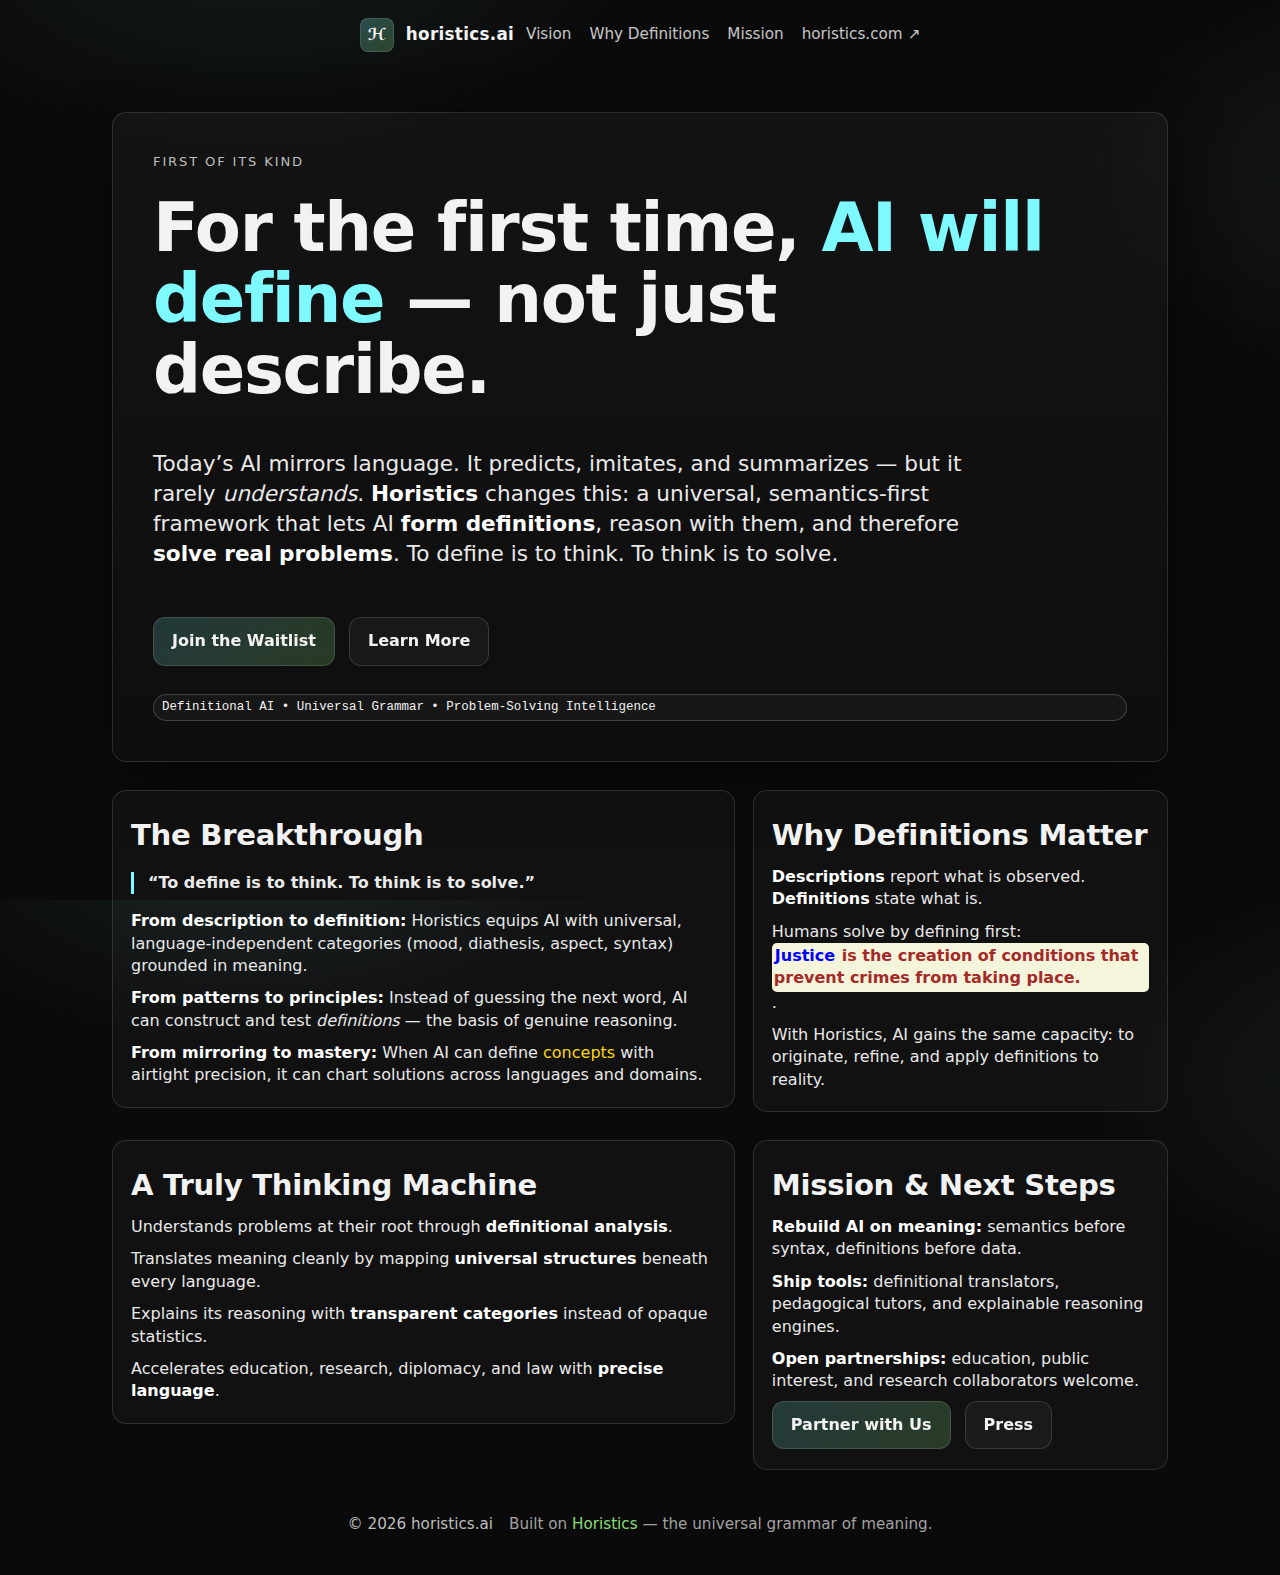
<file: index.html>
<!DOCTYPE html>
<html lang="en">
<head>
  <meta charset="utf-8">
  <meta name="viewport" content="width=device-width, initial-scale=1">
  <title>horistics.ai — Where AI Learns to Think</title>
  <meta name="description" content="The first AI built on Horistics: from mere description to true definition — and real problem-solving.">
  <meta property="og:title" content="horistics.ai — Where AI Learns to Think">
  <meta property="og:description" content="The first AI built on Horistics: from mere description to true definition — and real problem-solving.">
  <meta property="og:type" content="website">
  <meta property="og:url" content="https://horistics.ai/">
  <meta name="theme-color" content="#0a0a0a">
  <link rel="icon" href="data:image/svg+xml,<svg xmlns='http://www.w3.org/2000/svg' viewBox='0 0 64 64'><text y='50%' x='50%' dominant-baseline='middle' text-anchor='middle' font-size='48'>ℋ</text></svg>">
  <link rel="preload" href="styles.css" as="style">
  <link rel="stylesheet" href="styles.css">
  <link rel="stylesheet" href="q.css">
</head>
<body>
  <div class="wrap">
    <header>
      <a class="brand" aria-label="horistics.ai" href="#top">
        <div class="brand-badge" aria-hidden="true"><span>ℋ</span></div>
        <span>horistics.ai</span>
      </a>

      <!-- Burger button (mobile) -->
      <button class="burger" aria-label="Open menu" aria-controls="site-nav" aria-expanded="false">
        <span class="burger-box" aria-hidden="true">
          <span class="burger-inner"></span>
        </span>
      </button>

      <!-- Nav -->
      <nav class="nav" id="site-nav" aria-label="primary">
        <a href="#vision" class="thin">Vision</a>
        <a href="#why" class="thin">Why Definitions</a>
        <a href="#mission" class="thin">Mission</a>
        <a href="https://horistics.com" class="thin ext" target="_blank" rel="noopener noreferrer">horistics.com ↗</a>
      </nav>
    </header>

    <main>
      <section class="hero" id="top" aria-labelledby="hero-title">
        <div class="kicker">First of its kind</div>
        <h1 id="hero-title">For the first time, <span class="accent">AI will define</span> — not just describe.</h1>
        <p class="lede">
          Today’s AI mirrors language. It predicts, imitates, and summarizes — but it rarely <em>understands</em>.
          <strong>Horistics</strong> changes this: a universal, semantics-first framework that lets AI <strong>form definitions</strong>,
          reason with them, and therefore <strong>solve real problems</strong>. To define is to think. To think is to solve.
        </p>
        <div class="cta">
          <a class="btn btn-primary" href="mailto:hello@horistics.ai?subject=horistics.ai%20Waitlist&body=I%20want%20to%20join%20the%20waitlist.">Join the Waitlist</a>
          <a class="btn" href="#vision">Learn More</a>
        </div>
        <span class="badge mono">Definitional AI • Universal Grammar • Problem-Solving Intelligence</span>
      </section>

      <section class="grid" id="vision" aria-labelledby="vision-title">
        <div class="card">
          <h2 id="vision-title">The Breakthrough</h2>
          <p class="callout"><strong>“To define is to think. To think is to solve.”</strong></p>
          <ul class="list">
            <li><strong>From description to definition:</strong> Horistics equips AI with universal, language-independent categories (mood, diathesis, aspect, syntax) grounded in meaning.</li>
            <li><strong>From patterns to principles:</strong> Instead of guessing the next word, AI can construct and test <em>definitions</em> — the basis of genuine reasoning.</li>
            <li><strong>From mirroring to mastery:</strong> When AI can define <span style="color:gold;">concepts</span> with airtight precision, it can chart solutions across languages and domains.</li>
          </ul>
        </div>

        <div class="card" id="why" aria-labelledby="why-title">
          <h2 id="why-title">Why Definitions Matter</h2>
          <ul class="list">
            <li><strong>Descriptions</strong> report what is observed. <strong>Definitions</strong> state what is.</li>
            <li>Humans solve by defining first:<br><div class="wow"><span style="color:blue; padding:1px;">Justice</span> is the creation of conditions that prevent crimes from taking place.</div>.</li>
            <li>With Horistics, AI gains the same capacity: to originate, refine, and apply definitions to reality.</li>
          </ul>
        </div>
      </section>

      <section class="grid" aria-labelledby="think-title">
        <div class="card">
          <h2 id="think-title">A Truly Thinking Machine</h2>
          <ul class="list">
            <li>Understands problems at their root through <strong>definitional analysis</strong>.</li>
            <li>Translates meaning cleanly by mapping <strong>universal structures</strong> beneath every language.</li>
            <li>Explains its reasoning with <strong>transparent categories</strong> instead of opaque statistics.</li>
            <li>Accelerates education, research, diplomacy, and law with <strong>precise language</strong>.</li>
          </ul>
        </div>

        <div class="card" id="mission" aria-labelledby="mission-title">
          <h2 id="mission-title">Mission & Next Steps</h2>
          <ul class="list">
            <li><strong>Rebuild AI on meaning:</strong> semantics before syntax, definitions before data.</li>
            <li><strong>Ship tools:</strong> definitional translators, pedagogical tutors, and explainable reasoning engines.</li>
            <li><strong>Open partnerships:</strong> education, public interest, and research collaborators welcome.</li>
          </ul>
          <div class="cta" style="margin-top:8px">
            <a class="btn btn-primary" href="mailto:hello@horistics.ai?subject=Partnership%20Inquiry%20—%20horistics.ai">Partner with Us</a>
            <a class="btn" href="mailto:hello@horistics.ai?subject=Press%20Inquiry%20—%20horistics.ai">Press</a>
          </div>
        </div>
      </section>
    </main>

    <footer>
      <div>© <span id="year"></span> horistics.ai</div>
      <div class="thin">Built on <span class="accent-2">Horistics</span> — the universal grammar of meaning.</div>
    </footer>
  </div>

  <script>
    // Year
    document.getElementById('year').textContent = new Date().getFullYear();

    // Smooth scroll for in-page anchors
    document.querySelectorAll('a[href^="#"]').forEach(a => {
      a.addEventListener('click', e => {
        const id = a.getAttribute('href').slice(1);
        const el = document.getElementById(id);
        if (el) {
          e.preventDefault();
          el.scrollIntoView({ behavior: 'smooth', block: 'start' });
        }
      });
    });

    // Burger toggle
    const burger = document.querySelector('.burger');
    const nav = document.getElementById('site-nav');
    burger.addEventListener('click', () => {
      const open = burger.getAttribute('aria-expanded') === 'true';
      burger.setAttribute('aria-expanded', String(!open));
      nav.classList.toggle('open', !open);
      document.body.classList.toggle('nav-open', !open);
    });

    // Close menu when clicking a link (mobile)
    nav.querySelectorAll('a').forEach(link => {
      link.addEventListener('click', () => {
        if (nav.classList.contains('open')) {
          burger.click();
        }
      });
    });
  </script>
</body>
</html>
</file>
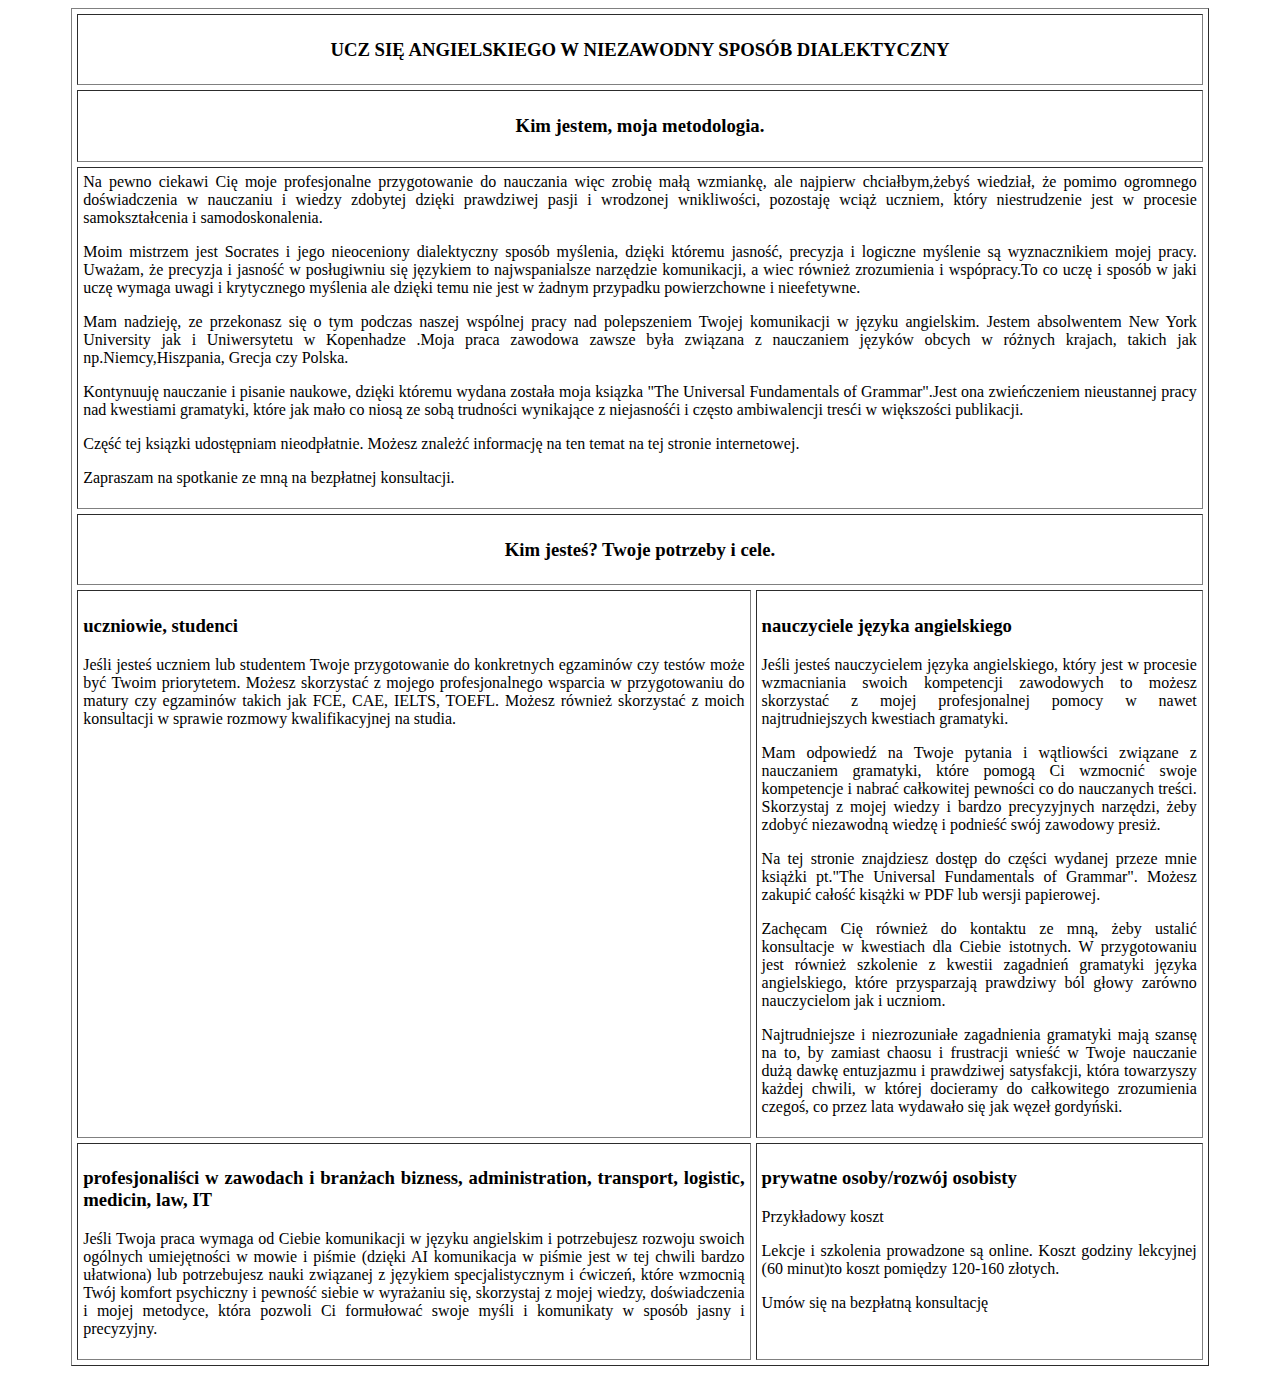
<file: mlo/index.html>
<!DOCTYPE html>
<html lang="en">
<head>
  <!-- Google tag (gtag.js) -->
<script async src="https://www.googletagmanager.com/gtag/js?id=G-C8R8P78JS0"></script>

  <meta charset="utf-8">
  <meta name="viewport" content="width=device-width, initial-scale=1">
  <title>index</title>
  <link rel="stylesheet" href="q.css">
</head>

<body>

    <center>
        <div style="width:90%; text-align:justify;">

<table border=1 cellpadding=5 cellspacing=5>

<tr style="text-align:center;"><td colspan=2><h3>UCZ SIĘ ANGIELSKIEGO W NIEZAWODNY SPOSÓB DIALEKTYCZNY</h3></td></tr>

<tr><td colspan=2><center><h3>Kim jestem, moja metodologia.</h3></center></td></tr>

<tr valign=top><td colspan=2>
Na pewno ciekawi Cię moje profesjonalne przygotowanie do nauczania więc zrobię małą wzmiankę, ale najpierw chciałbym,żebyś wiedział, że pomimo ogromnego doświadczenia w nauczaniu i wiedzy zdobytej dzięki prawdziwej pasji i wrodzonej wnikliwości, pozostaję wciąż uczniem, który niestrudzenie jest w procesie samokształcenia i samodoskonalenia.<p>

Moim mistrzem jest Socrates i jego nieoceniony dialektyczny sposób myślenia, dzięki któremu jasność, precyzja i logiczne myślenie są wyznacznikiem mojej pracy. Uważam, że precyzja i jasność w posługiwniu się językiem to najwspanialsze narzędzie komunikacji, a wiec również zrozumienia i wspópracy.To co uczę i sposób w jaki uczę wymaga uwagi i krytycznego myślenia ale dzięki temu nie jest w żadnym przypadku powierzchowne i nieefetywne.<p>

Mam nadzieję, ze przekonasz się o tym podczas naszej wspólnej pracy nad polepszeniem Twojej komunikacji w języku angielskim. Jestem absolwentem New York University jak i Uniwersytetu w Kopenhadze .Moja praca zawodowa zawsze była związana z nauczaniem języków obcych w różnych krajach, takich jak np.Niemcy,Hiszpania, Grecja czy Polska.<p>

Kontynuuję nauczanie i pisanie naukowe, dzięki któremu wydana została moja ksiązka "The Universal Fundamentals of Grammar".Jest ona zwieńczeniem nieustannej pracy nad kwestiami gramatyki, które jak mało co niosą ze sobą trudności wynikające z niejasnośći i często ambiwalencji tresći w większości publikacji.<p>

Część tej ksiązki udostępniam nieodpłatnie. Możesz znależć informację na ten temat na tej stronie internetowej.<p>

Zapraszam na spotkanie ze mną na bezpłatnej konsultacji.
</td></tr>

<tr align=center><td colspan=2><h3>Kim jesteś? Twoje potrzeby i cele.</h3></td></tr>

<tr valign=top><td>
<h3>uczniowie, studenci</h3><p>
   Jeśli jesteś uczniem lub studentem Twoje przygotowanie do konkretnych egzaminów czy testów może być Twoim priorytetem.
   Możesz skorzystać z mojego profesjonalnego wsparcia w przygotowaniu do matury czy egzaminów takich jak FCE, CAE, IELTS, TOEFL.
   Możesz również skorzystać z moich konsultacji w sprawie rozmowy kwalifikacyjnej na studia.
</td>
<td>
<h3>nauczyciele języka angielskiego</h3><p>

   Jeśli jesteś nauczycielem języka angielskiego, który jest w procesie wzmacniania swoich kompetencji zawodowych to możesz skorzystać z mojej profesjonalnej pomocy w nawet najtrudniejszych kwestiach gramatyki.<p>

Mam odpowiedź na Twoje pytania i wątliowści związane z nauczaniem gramatyki, które pomogą Ci wzmocnić swoje kompetencje i nabrać całkowitej pewności co do nauczanych treści. Skorzystaj z mojej wiedzy i bardzo precyzyjnych narzędzi, żeby zdobyć niezawodną wiedzę i podnieść swój zawodowy presiż.<p>

   Na tej stronie znajdziesz dostęp do części wydanej przeze mnie książki pt."The Universal Fundamentals of Grammar". Możesz zakupić całość kisążki w PDF lub wersji papierowej.<p>

Zachęcam Cię również do kontaktu ze mną, żeby ustalić konsultacje w kwestiach dla Ciebie istotnych. W przygotowaniu jest również szkolenie z kwestii zagadnień gramatyki języka angielskiego, które przysparzają prawdziwy ból głowy zarówno nauczycielom jak i uczniom.<p>

Najtrudniejsze i niezrozuniałe zagadnienia gramatyki mają szansę na to, by zamiast chaosu i frustracji wnieść w Twoje nauczanie dużą dawkę entuzjazmu i prawdziwej satysfakcji, która towarzyszy każdej chwili, w której docieramy do całkowitego zrozumienia czegoś, co przez lata wydawało się jak węzeł gordyński.
</td>
</tr>

<tr valign=top><td>
    
<h3>profesjonaliści w zawodach i branżach bizness, administration, transport, logistic, medicin, law, IT</h3>

   Jeśli Twoja praca wymaga od Ciebie komunikacji w języku angielskim i potrzebujesz rozwoju swoich ogólnych umiejętności w mowie i piśmie
  (dzięki AI komunikacja w piśmie jest w tej chwili bardzo ułatwiona) lub potrzebujesz nauki związanej z językiem specjalistycznym i ćwiczeń,
  które wzmocnią Twój komfort psychiczny i pewność siebie w wyrażaniu się, skorzystaj z mojej wiedzy, doświadczenia i mojej metodyce, która pozwoli 
  Ci formułować swoje myśli i komunikaty w sposób jasny i precyzyjny.<p>
</td>

<td>
<h3>prywatne osoby/rozwój osobisty</h3>
 
Przykładowy koszt<p>
   
  Lekcje i szkolenia prowadzone są online. Koszt godziny lekcyjnej  (60 minut)to koszt pomiędzy 120-160 złotych.<p>

    Umów się na bezpłatną konsultację
</td></tr>

</table>


</div>

</body>
</html>
</file>
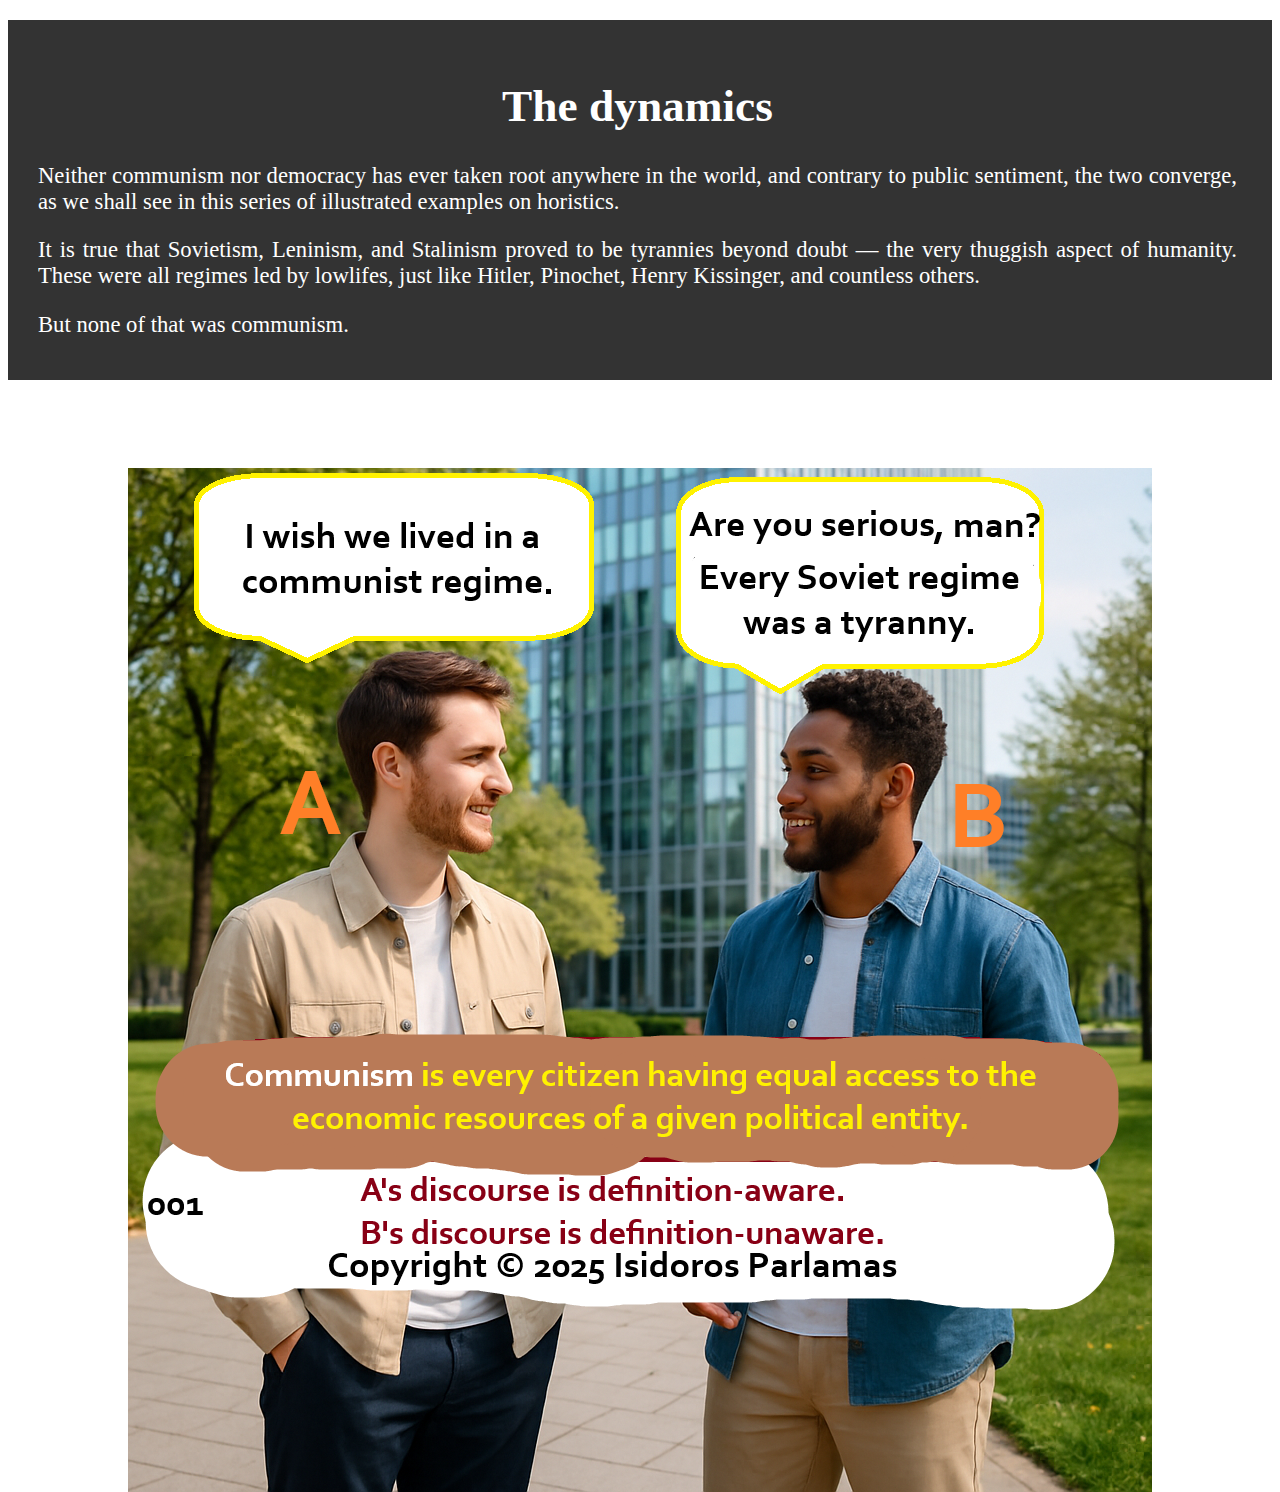
<file: illu/illu-001/index.html>
<!DOCTYPE html>
<html lang="en">
<head>
  <meta charset="UTF-8" />
  <title>index</title>
  <link rel="stylesheet" href="q.css">
  <style>
    .fixed-box {
  position: sticky;
  top: 20px; /* Distance from the top when sticking */
  background-color: #333;
  color: white;
  padding: 30px;
  font-size:17pt;
  text-align: justify;
  z-index: 1000;
  height: 300px; /* Fixed container height */
  overflow: hidden; /* Prevent outer scroll */
}

/* Inner scrollable area */
.scroll-content {
  height: 100%;       /* Fill the container */
  overflow-y: auto;   /* Enables internal scrolling */
  padding-right: 5px; /* Optional, for scrollbar space */
}

  </style>
</head>
<body>

<center>
  <div class="fixed-box">
    <div class="scroll-content">
    <center><h1>The dynamics</h1></center>
    Neither communism nor democracy has ever taken root anywhere in the world, and contrary to public sentiment, the two converge, as we shall see in this series of illustrated examples on horistics.<p>

It is true that Sovietism, Leninism, and Stalinism proved to be tyrannies beyond doubt — the very thuggish aspect of humanity. These were all regimes led by lowlifes, just like Hitler, Pinochet, Henry Kissinger, and countless others.<p>

But none of that was communism.<p>

For obvious reasons, the West has engaged in extensive propaganda to discredit the word <span class=""wow>communism</span>, while the East has gone to great pains to paint <span class="ul">tyranny</span> as <span class="ur">communism</span>.<p>

This is not political indoctrination, but political education &mdash; an education the whole world has always been in great need for.<p>

In this exchange, A's discourse is definition-aware, while B's is definition-unaware, and the difference lies in how each person uses or neglects precise definitions.<p>

A begins by expressing a wish: <span class="wow">I wish we lived in a communist regime.</span><p>

Here, A is speaking strictly according to the provided definition of communism: <span class="wow">Communism is every citizen having equal access to the economic resources of a given political entity.</span><p>

Communism is a noble, civilized concept, and no one could successfully argue against communism, because there is no excuse why any one at all should have more access to economic resources than anybody else.<hr>

A’s statement is therefore conceptually clear and logically consistent. A is not referring to any specific historical regime but rather to the system described by the definition.<p>

By doing so, A demonstrates definition-aware discourse &mdash; that is, discourse where words are used precisely and meanings are kept consistent with their established definitions.<p>

B, on the other hand, replies: <span class="wow">Are you serious, man? Every Soviet regime was a tyranny.</span><p>

Here, B assumes that the term communism refers to the Soviet regimes of the 20th century. However, these regimes were only called communist in name.<p>

In reality, they were <span class="ul">pseudo-communist</span>, since only a small elite &mdash; roughly 10% of the population &mdash; had any meaningful access to the economic resources of the country.<p>

The vast majority of citizens were excluded from such access, which directly violates the definition of communism.<p>

By equating communism with these pseudo-communist systems, B commits a category error, attacking something different from what A actually expressed.<p>

This makes B’s discourse <span class="ur">definition-unaware</span>, as it ignores the precise definition and instead relies on historical labels and stereotypes.<p>

In conclusion, A’s wish reflects a purely defined ideal of communism: a society of true economic equality.<p>

B’s criticism, while emotionally charged, misses the mark because it targets regimes that only falsely bore the label of communism.<p>

This misalignment shows why <span class="ul">definition-aware</span> discourse is crucial: without strict adherence to definitions, conversations devolve into confusion, where words are used loosely, and truth is lost.
  </div></div>
<img src="man-man-01.png" style="position:relative; top:100px; z-index:1;"><p>



</body>
</html>
</file>
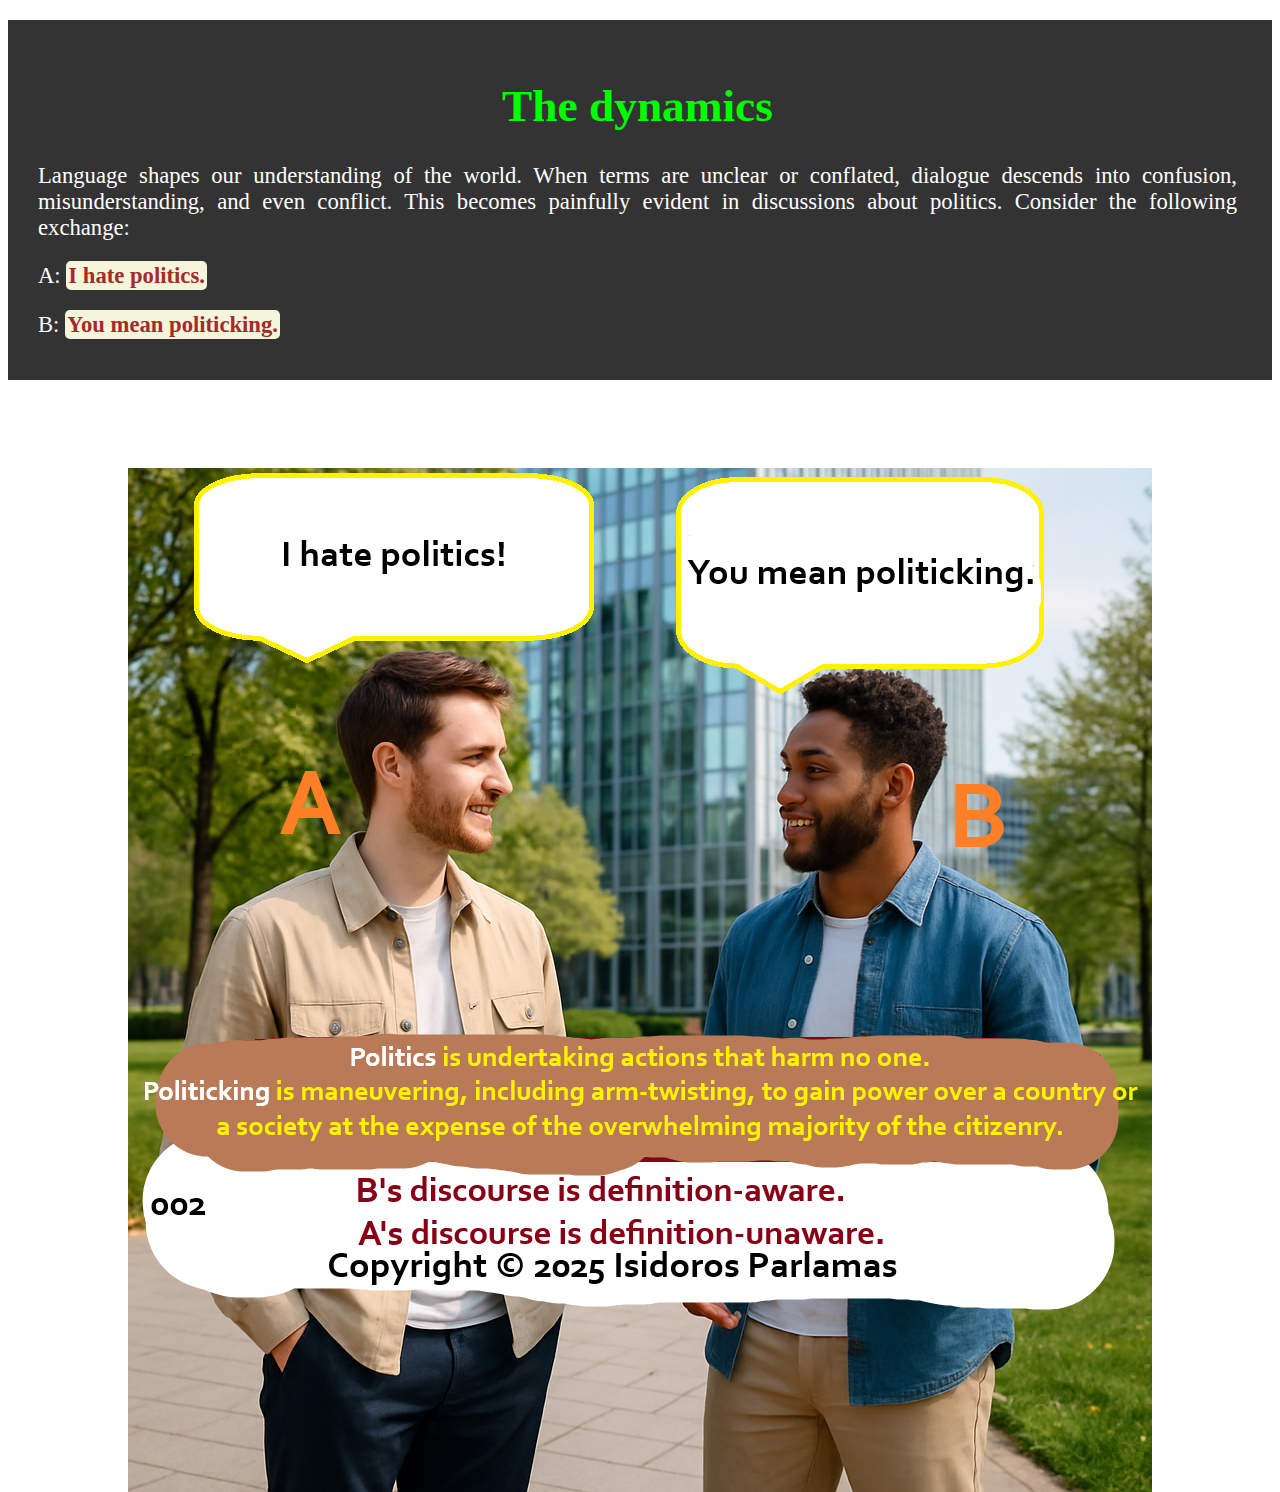
<file: illu/illu-002/index.html>
<!DOCTYPE html>
<html lang="en">
<head>

  <title>Illustration #002 – Horistics</title>

  <!-- Open Graph for LinkedIn -->
  <meta property="og:title" content="Illustration #002 – Horistics" />
  <meta property="og:description" content="A unique illustration from Horistics." />
  <meta property="og:url" content="https://horistics.ai/illu/illu-002.html" />
  <meta property="og:type" content="website" />
  <meta property="og:image" content="https://horistics.ai/illu/man-man-02.png" />
  <meta property="og:image:width" content="1200" />
  <meta property="og:image:height" content="627" />
  <meta property="og:image:alt" content="Illustration #002" />

  <!-- Twitter Card -->
  <meta name="twitter:card" content="summary_large_image" />
  <meta name="twitter:title" content="Illustration #002 – Horistics" />
  <meta name="twitter:description" content="A unique illustration from Horistics." />
  <meta name="twitter:image" content="https://horistics.ai/illu/man-man-02.png" />
  <link rel="stylesheet" href="q.css">
  
  <style>
    .fixed-box {
  position: sticky;
  top: 20px; /* Distance from the top when sticking */
  background-color: #333;
  color: white;
  padding: 30px;
  font-size:17pt;
  text-align: justify;
  z-index: 1000;
  height: 300px; /* Fixed container height */
  overflow: hidden; /* Prevent outer scroll */
}

/* Inner scrollable area */
.scroll-content {
  height: 100%;       /* Fill the container */
  overflow-y: auto;   /* Enables internal scrolling */
  padding-right: 5px; /* Optional, for scrollbar space */
}

  </style>
</head>
<body>

<center>
  <div class="fixed-box">
    <div class="scroll-content">
    <center><h1 style="color:lime;">The dynamics</h1></center>
  
Language shapes our understanding of the world. When terms are unclear or conflated, dialogue descends into confusion, misunderstanding, and even conflict. This becomes painfully evident in discussions about politics. Consider the following exchange:<p>

A: <span class="wow">I hate politics.</span><p>
B: <span class="wow">You mean politicking.</span><p>

At first glance, this may seem like a mere correction. In reality, it reflects two fundamentally different ways of engaging with the world: definition-unaware discourse versus definition-aware discourse.<p>

<center style="color:lime;">Two Definitions, Two Realities</center><p>

Before we analyze the dialogue, let us first lay out the definitions clearly:<p>

Politics is undertaking actions that harm no one. It is the noble effort of organizing society for the collective good, based on mutual respect and cooperation.<p>

Politicking is maneuvering and arm-twisting to gain power over a country or a society at the expense of the overwhelming majority of the citizenry. It is self-serving and corrosive, benefiting a few while harming many.<p>

These definitions draw a sharp distinction between serving society and exploiting it. Yet, in everyday discourse, the term politics is often used ambiguously to cover both meanings. This conflation creates fertile ground for misunderstanding.<p>

<center style="color:lime;">The Problem of Definition-Unaware Discourse</center><p>

In the dialogue, when A says, "I hate politics," the statement is definition-unaware. It treats politics as a single, undefined concept. Without a precise definition, listeners are left to project their own assumptions:<p>

Does A hate the corruption of politicians?<p>

Does A hate the very idea of collective decision-making?<p>

Or does A simply dislike conflict?<p>

This vagueness weakens discourse. It makes it difficult to respond meaningfully, because participants are not talking about the same thing. As a result, conversations drift into frustration or hostility, and nothing is resolved.<p>

In the real world, this lack of clarity allows destructive forces to flourish. When the public conflates politics (serving society) with politicking (exploiting society), they may grow cynical and withdraw from civic engagement entirely &mdash; leaving the field open for corrupt actors to seize more power.<p>

<center style="color:lime;">The Role of Definition-Aware Discourse</center><p>

B’s response &mdash; "You mean politicking" &mdash; is a classic example of definition-aware discourse. Instead of letting the ambiguity stand, B introduces a clear distinction:<p>

What A actually despises is politicking, the manipulative struggle for power.<p>

True politics, by definition, is harmless and beneficial to society.<p>

This shift reframes the conversation. It shows A that their frustration is not with the ideal of collective governance, but with its perversion. It also points the way toward a solution: if we can reduce politicking and promote authentic politics, society can improve rather than degrade.<p>

In other words, B’s act of clarification is not merely semantic. It changes the entire trajectory of the dialogue, turning despair into hope, and confusion into constructive action.<p>

<center style="color:lime;">Why Definitions Matter</center><p>

Definitions are not optional niceties; they are the foundation of thought. Without them, words become unstable, and discussions become battles of feeling rather than reason. This is why Horistics, the methodology of arriving at airtight definitions, is so crucial.<p>

When citizens lack clear definitions:<p>

Demagogues exploit ambiguous terms to manipulate public opinion.<p>

Groups talk past each other, thinking they disagree when they are merely misaligned on definitions.<p>

Cynicism grows, leading to apathy and disengagement.<p>

But when citizens share definition-aware discourse:<p>

Problems are identified precisely.<p>

Solutions can be crafted intelligently.<p>

Dialogue becomes a tool for building, rather than tearing down, society.<p>

<center style="color:lime;">The Broader Dynamics</center><p>

The dialogue between A and B represents a microcosm of our world. Many people today despise "politics," when what they truly despise is politicking. Their disgust, though justified, is misdirected because of definitional confusion.<p>

Definition-aware individuals, like B, can reorient the conversation:<p>

They clarify the terms.<p>

They distinguish the noble ideal (politics) from its corrupt counterfeit (politicking).<p>

They open space for meaningful reform rather than resignation.<p>

This dynamic illustrates how language can either entrap us or set us free. Words can be weapons of manipulation — or tools of liberation.<p>

<center style="color:lime;">Conclusion</center><p>

The brief exchange between A and B may seem trivial, but it reveals a profound truth: civilization depends on clear definitions. When we speak without them, we sow confusion and division. When we establish them, we create the possibility of progress.<p>

Politics, rightly defined, is the highest form of collective care. Politicking, by contrast, is its shadow — the destructive pursuit of power at the expense of the many.<p>

By embracing definition-aware discourse, we not only resolve individual misunderstandings but also lay the groundwork for a healthier society. In this sense, every conversation becomes a political act &mdash; not of politicking, but of true politics, undertaken with precision, clarity, and a commitment to harm no one.<p>
  </div></div>
<img src="man-man-002.png" style="position:relative; top:100px; z-index:1;"><p>



</body>
</html>
</file>
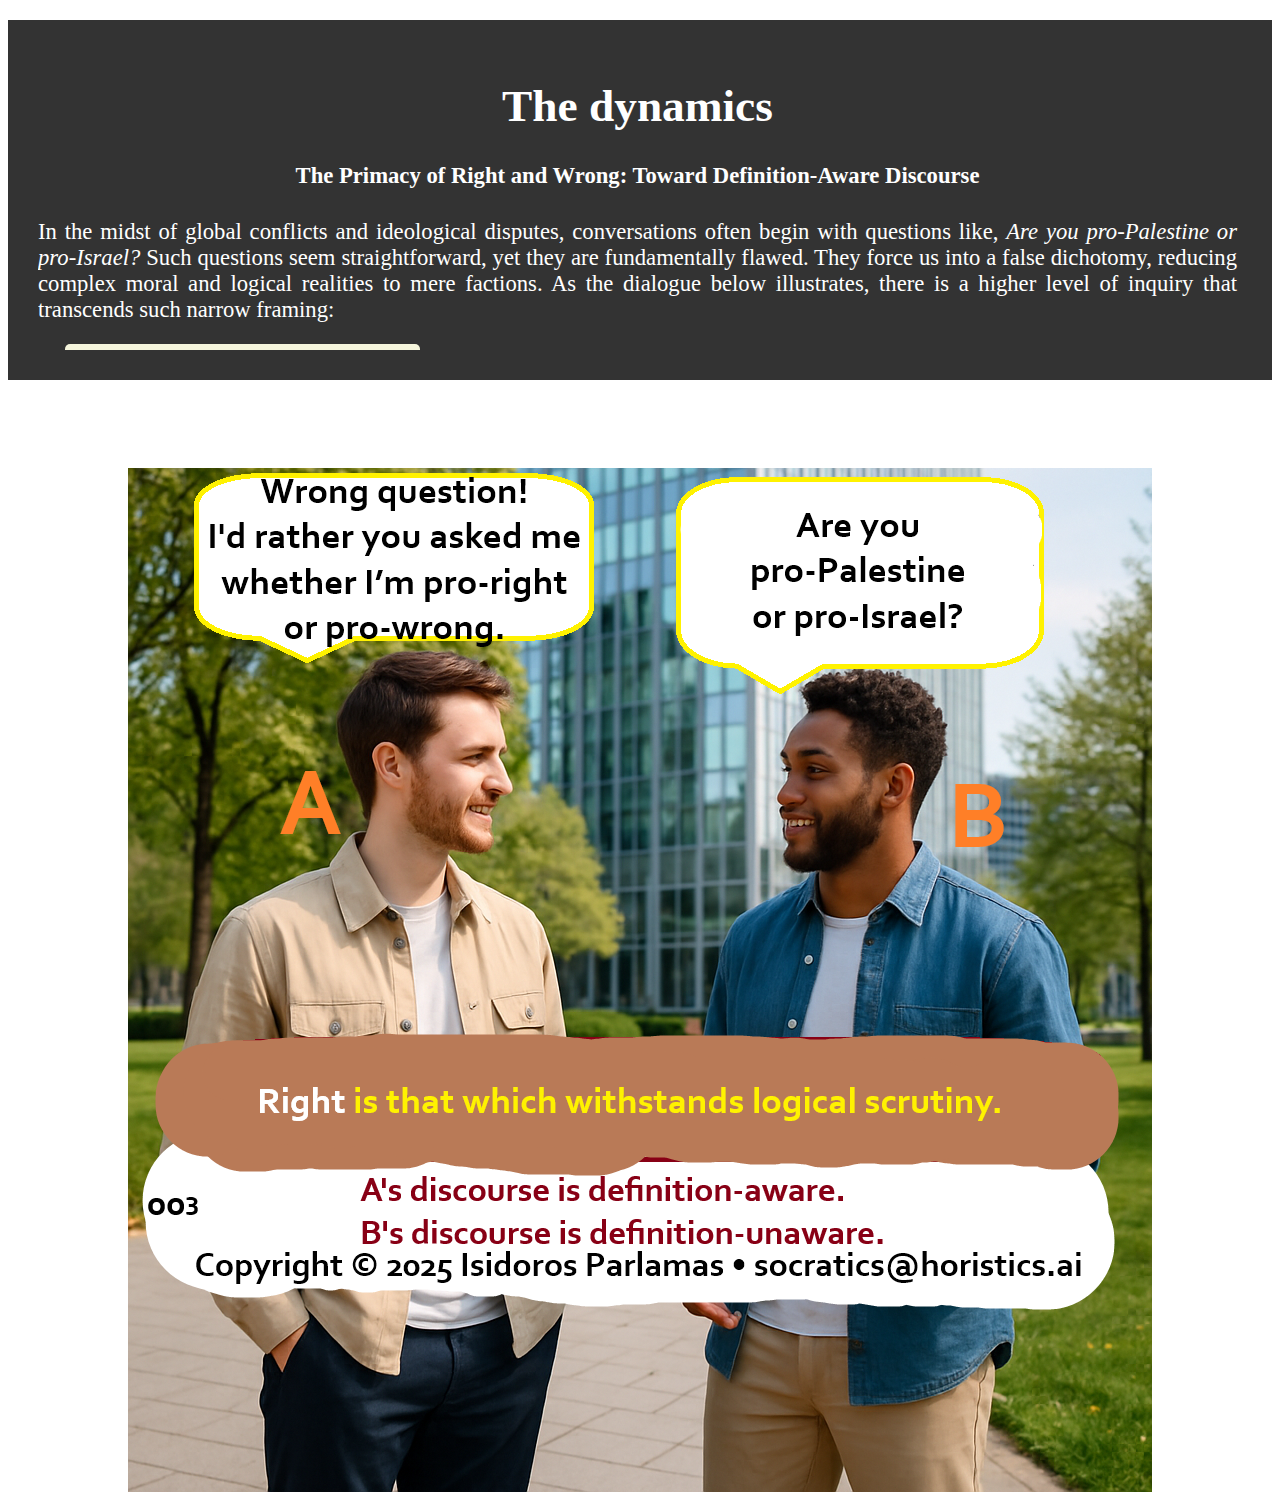
<file: illu/illu-003/index.html>
<!DOCTYPE html>
<html lang="en">
<head>
  <meta charset="UTF-8" />
  <title>Illustration #003 – Horistics</title>

  <!-- Open Graph for LinkedIn -->
  <meta property="og:title" content="Illustration #003 – Horistics" />
  <meta property="og:description" content="A unique illustration from Horistics." />
  <meta property="og:url" content="https://horistics.ai/illu/illu-003/" />
  <meta property="og:type" content="website" />
  <meta property="og:image" content="https://horistics.ai/illu/illu-003/man-man-003.png" />
  <meta property="og:image:width" content="1200" />
  <meta property="og:image:height" content="627" />
  <meta property="og:image:alt" content="Illustration #003" />

  <!-- Twitter Card -->
  <meta name="twitter:card" content="summary_large_image" />
  <meta name="twitter:title" content="Illustration #003 – Horistics" />
  <meta name="twitter:description" content="A unique illustration from Horistics." />
  <meta name="twitter:image" content="https://horistics.ai/illu/illu-003/man-man-03.png" />
  <link rel="stylesheet" href="q.css">


  <style>
    .fixed-box {
  position: sticky;
  top: 20px; /* Distance from the top when sticking */
  background-color: #333;
  color: white;
  padding: 30px;
  font-size:17pt;
  text-align: justify;
  z-index: 1000;
  height: 300px; /* Fixed container height */
  overflow: hidden; /* Prevent outer scroll */
}

/* Inner scrollable area */
.scroll-content {
  height: 100%;       /* Fill the container */
  overflow-y: auto;   /* Enables internal scrolling */
  padding-right: 5px; /* Optional, for scrollbar space */
}

  </style>
</head>
<body>

<center>
  <div class="fixed-box">
    <div class="scroll-content">
    <center><h1>The dynamics</h1>
    
<h4>The Primacy of Right and Wrong: Toward Definition-Aware Discourse</h4></center>

In the midst of global conflicts and ideological disputes, conversations often begin with questions like, <i>Are you pro-Palestine or pro-Israel?</i> Such questions seem straightforward, yet they are fundamentally flawed. They force us into a false dichotomy, reducing complex moral and logical realities to mere factions. As the dialogue below illustrates, there is a higher level of inquiry that transcends such narrow framing:<p>

B: <span class="wow">Are you pro-Palestine or pro-Israel?</span><p>
A: <span class="wow">Wrong question! I'd rather you asked me whether I'm pro-right or pro-wrong.</span><p>

This exchange highlights a vital truth: before taking sides, we must first be committed to what is right, and the only way to know what is right is through clear, rigorous definitions. Without definitions, words become weapons of confusion rather than tools of understanding.

<center><h3>1. The Foundation of Right and Wrong</h3></center><p>

The definition <span style="color:gold;"><span style="color:lime;">Right</span> is that which withstands logical scrutiny</span> establishes a precise, universal standard.<p>

<i>Right</i> is not defined by cultural traditions, political power, or popular opinion.<p>

It is defined by its ability to endure rational examination.<p>

If a belief or action collapses under the weight of logical reasoning, it cannot be called <i>right</i>.

This approach provides a stable foundation for morality, one that is independent of geography, religion, or ideology.<p>

It allows individuals and societies to measure their actions against a standard that is objective, not arbitrary.

<center><h3>2. The Problem with Undefined Questions</h3></center><p>

When B asks, <i>Are you pro-Palestine or pro-Israel?</i>, the question contains hidden assumptions:<p>

That these are the only two options available.<p>

That allegiance to a group is more important than allegiance to principle.<p>

That the labels themselves are self-explanatory and universally understood.<p>

Such questions obscure the deeper moral issue. They do not invite the speaker to articulate what is <i>right</i> or <i>wrong</i>, but merely to choose a camp. This leads to endless division, where discourse becomes a contest of power rather than a search for truth.<p>

By contrast, A’s response re-centers the conversation:

<i>I'd rather you asked me whether I'm pro-right or pro-wrong.</i><p>

This reframing forces the discussion upward, from partisanship to principled reasoning.<p>

It reminds us that the true challenge is not to defend one side, but to defend that which can withstand logical scrutiny.<p>

<center><h3>3. Why Definition-Aware Discourse Matters</h3></center><p>

Most disagreements are semantic at their core. People fight because they use the same words with different meanings.<p>

Without shared definitions:<p>

Justice becomes whatever benefits the speaker.<p>

Freedom becomes a slogan rather than a principle.

Even <i>right</i> and <i>wrong</i> lose their grounding.<p>

Definition-aware discourse is knowing the true meaning of important terms and the practice of explicitly defining key terms before building arguments.<p>

It allows participants to:<p>

Expose hidden assumptions in their language.<p>

Avoid circular reasoning and rhetorical manipulation.<p>

Build arguments that can be tested logically, rather than accepted blindly.<p>

For instance, once <i>right</i> is clearly defined as <i>that which withstands logical scrutiny</i>, a discussion can proceed rationally:<p>

Does a given action meet this test?<p>

If not, what contradictions or flaws does it contain?<p>

How can we revise our beliefs or behaviors to align with this standard?<p>

<center><h3>4. The Consequences of Neglecting Definitions</h3></center><p>

When discourse lacks clear definitions, entire societies can become trapped in conflict and confusion.<p>

History is filled with wars fought over poorly defined concepts:<p>

Honor, interpreted differently by rival groups.<p>

Liberty, used to justify both freedom and oppression.<p>

Justice, invoked by every faction, even when their visions of justice are mutually exclusive.<p>

In such an environment, words lose their meaning, and the loudest voice wins.<p>

This is why definition-aware discourse is not merely academic — it is essential for peace and progress.<p>

<center><h3>5. A Call to Intellectual Responsibility</h3></center><p>

The dialogue between A and B is more than a clever exchange.<p>

It is a model for intellectual responsibility:<p>

Reject the false choices offered by simplistic questions.<p>

Demand clarity by defining the terms of debate.<p>

Commit not to a faction, but to the pursuit of that which is truly <i>right</i>.<p>

When we do this, conversations transform from battlegrounds into laboratories of truth.<p>

We no longer ask, <i>Which side are you on?</i> but rather, <i>Does this belief or action withstand logical scrutiny?</i><p>

<center><h3>Conclusion</h3></center><p>

In a world torn by division, the greatest service we can render is to restore meaning to our words.<p>

By grounding our discourse in precise definitions and subjecting every claim to logical scrutiny, we can rise above the noise of partisanship and approach universal truth.<p>

The question is not whether we are pro-one group or another, but whether we are <span style="color:yellow;">pro-right or pro-wrong</span>.<p>

And as A reminds us, <i>right</i> is not a matter of opinion &mdash; it is that which endures when tested by reason.</p>

This is the only foundation strong enough to guide humanity through its conflicts and toward a future where understanding, not division, prevails.
  </div></div>
<img src="man-man-003.png" style="position:relative; top:100px; z-index:1;"><p>



</body>
</html>
</file>
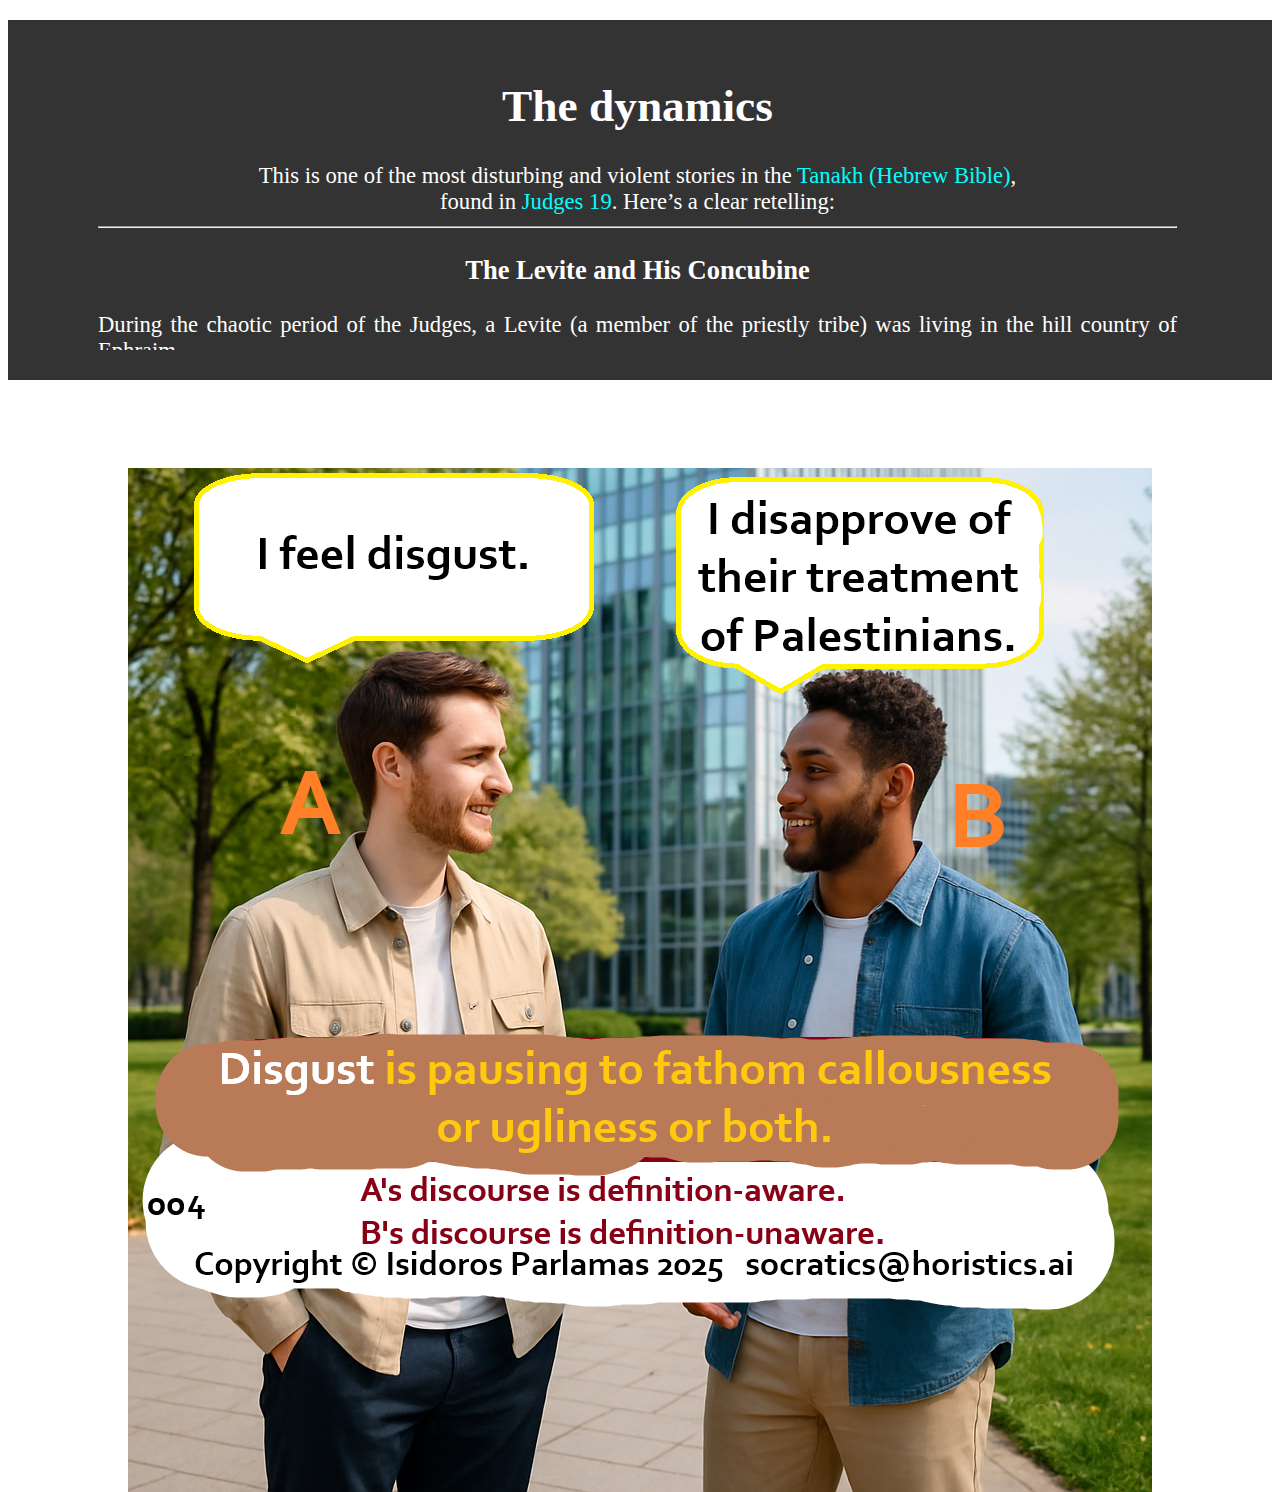
<file: illu/illu-004/index.html>
<!doctype html>
<html lang="en">
<head>
  <meta charset="UTF-8" />
  <title>Illustration #004 – Horistics</title>

  <!-- Open Graph for LinkedIn -->
  <meta property="og:title" content="Illustration #004 – Horistics" />
  <meta property="og:description" content="A unique illustration from Horistics." />
  <meta property="og:url" content="https://horistics.ai/illu/illu-004/" />
  <meta property="og:type" content="website" />
  <meta property="og:image" content="https://horistics.ai/illu/illu-004/man-man-004.png" />
  <meta property="og:image:width" content="1200" />
  <meta property="og:image:height" content="627" />
  <meta property="og:image:alt" content="Illustration #004" />

  <!-- Twitter Card -->
  <meta name="twitter:card" content="summary_large_image" />
  <meta name="twitter:title" content="Illustration #004 – Horistics" />
  <meta name="twitter:description" content="A unique illustration from Horistics." />
  <meta name="twitter:image" content="https://horistics.ai/illu/illu-003/man-man-04.png" />
  <link rel="stylesheet" href="q.css">
  <meta name="viewport" content="width=device-width, initial-scale=1" />
  <meta name="description" content="Horistics — consulting and bookstore. Clarity, rigor, and beautiful learning tools." />
  <title>The rape</title>
  <style>
    .fixed-box {
  position: sticky;
  top: 20px; /* Distance from the top when sticking */
  background-color: #333;
  color: white;
  padding: 30px;
  font-size:17pt;
  text-align: justify;
  z-index: 1000;
  height: 300px; /* Fixed container height */
  overflow: hidden; /* Prevent outer scroll */
}

/* Inner scrollable area */
.scroll-content {
  height: 100%;       /* Fill the container */
  overflow-y: auto;   /* Enables internal scrolling */
  padding-right: 5px; /* Optional, for scrollbar space */
}

  </style>
</head>
<body>
  <center>
  <div class="fixed-box">
    <div class="scroll-content">
    <center><h1>The dynamics</h1>

<div style="width:90%; text-align:justify; font-size:17pt;">	
<center>This is one of the most disturbing and violent stories in the <span style="color:cyan;">Tanakh (Hebrew Bible)</span>,<br>found in <span style="color:cyan;">Judges 19</span>. Here’s a clear retelling:</center><hr>

<center><h3>The Levite and His Concubine</h3></center><p>

During the chaotic period of the Judges, a Levite (a member of the priestly tribe) was living in the hill country of Ephraim.<p>

He had a concubine (a secondary wife or partner) from Bethlehem in Judah.<p>

The woman became angry with him and left, returning to her father’s house in Bethlehem.<p>

After four months, the Levite traveled to Bethlehem to persuade her to return.<p>

Her father welcomed him warmly and insisted they stay for several days, offering hospitality.<p>

After repeated delays, the Levite finally set out with his concubine and servant late in the day.<p>

<center><h3>The Stop in Gibeah</h3></center><p>

As night fell, they reached Gibeah, a town belonging to the tribe of Benjamin.<p>

No one initially offered them shelter, but eventually, an old man returning from work invited them to stay in his home.<p>

However, that night, wicked men of the city surrounded the house, similar to the story of Sodom and Gomorrah (Genesis 19).<p>

They demanded that the Levite come out so they could sexually abuse him.<p>

The host pleaded with them not to commit this vile act and even offered his virgin daughter and the Levite’s concubine instead.<p>

<center><h3>The Levite's Betrayal</h3></center><p>

To protect himself, the Levite took his concubine and forced her outside to the mob.<p>

The men raped and abused her throughout the night.<p>

At dawn, they released her.<p>

She collapsed at the doorway of the house, her hands reaching toward the threshold.<p>

When the Levite opened the door in the morning, he saw her lying there.<p>

He coldly said, “Get up, let us go.”<p>

But she did not respond&mdash;she was dead or dying.<p>

<center><h3>The Dismemberment</h3></center><p>

The Levite then placed her body on his donkey, returned home, and in a shocking act, cut her corpse into twelve pieces.<p>

He sent each piece to the twelve tribes of Israel as a gruesome message, calling them to witness the evil that had been committed and to take action.<p>

<center><h3>The Civil War</h3></center><p>

The tribes were horrified and united against the tribe of Benjamin, demanding they surrender the perpetrators.<p>

When Benjamin refused, it led to a civil war, almost wiping out the entire tribe.</p>

<center><h3>Meaning and Parallels</h3></center><p>

This story parallels Lot in Sodom (Genesis 19), but here there is no divine rescue&mdash;only human depravity and violence.<p>

It shows how far Israel had fallen in the period of the Judges, a time repeatedly described with the refrain:<p>

<span class="wow">In those days there was no king in Israel; everyone did what was right in his own eyes.</span> (Judges 21:25)<hr>

<center class="r"><h3>But the story also parallels today's Israel.</h3></center><p>

  <h3>The Levite’s Choice</h3>
<p>There was a traveler called <em>the Levite</em>, a man entrusted with care and wisdom. Night fell as he neared two towns. One was strange but safe; the other was familiar yet infamous. He turned away from safety and entered the familiar town known for its cruelty. He said it was because “they are our people,” but those who knew the roads wondered why he risked the night.</p>

<h3>The House of Hospitality</h3>
<p>An old host took the Levite and his companion—a woman bound to him—into his home. Food was set, doors were barred, lamps were trimmed. But the street outside gathered a <em>mob</em>, men of violence whose reputation preceded them. They pounded on the door, demanding a victim.</p>

<h3>The Calculus</h3>
<p>The Levite knew this place. He knew its men and their hungers. He also knew what flames can do when given dry straw. He weighed his options, not as a protector but as a player of games. He opened the door, seized the woman who trusted him, and pushed her into the night. He did not watch. He did not pray. He counted outcomes.</p>

<h3>The Night of Suffering</h3>
<p>The mob took her. Through the long hours until dawn they did what mobs do when conscience sleeps and appetite governs. The town did not stop them. No one cried out loud enough to be heard.</p>

<h3>The Hostages</h3>
<p>When the door finally opened at first light, not all who were taken returned. Some were dragged away to hidden rooms and dark tunnels, kept alive as <em>hostages</em>—living fragments of a people held in the fist of terror. Their existence prolonged the fear, sharpened the bargaining, and kept the whole land suspended between rage and despair.</p>

<h3>The Morning Without Tears</h3>
<p>At the threshold lay the woman, broken and barely a breath. The Levite looked down and said, “Get up. We go.” She did not answer. He lifted her body, not with grief, but with a plan.</p>

<h3>The Dismemberment of Memory</h3>
<p>He cut her into many pieces and sent them across the tribes. He did not bury her; he <em>broadcast</em> her. Each piece arrived as a message: <span class="box">“Look what was done. Arm yourselves. Ride out.”</span> The people rose in fury. No one asked the first question: <em>Who chose this town? Who opened the door?</em></p>

<h3>The Refusal</h3>
<p>The tribe of the town refused to surrender the mob. “They are ours,” they said. Blood kin over justice; faction over truth. And so the land divided—those who protected the guilty against those who demanded judgment.</p>

<h3>The War That Uses the Wounded</h3>
<p>War came. The hostages remained in hidden places, their names spoken in markets and councils as reasons to fight on, to fight harder, to fight longer. The dead were invoked to justify the fire; the living were preserved in chains to keep the fire from cooling. Grief became a policy. Outrage became a governance.</p>

<h3>The Hidden Betrayal</h3>
<p>Only later did the whispers spread: the Levite had known the road, the town, the men. He had chosen the risk. He had pushed her out. He had carved the message. The mob was guilty of its brutality; the tribe was guilty of its protection; but the Levite was guilty of the <em>premeditation</em> that fed all the rest.</p>

<h3>The People as Concubine</h3>
<p>The woman was not one person only. She was the people—the simple, the unarmed, the trusting. She suffered first by the mob’s hands, and then by the hands of the one charged to keep her from harm. In death she was divided; in captivity she was divided still, a nation scattered into grief and bargaining chips.</p>

<h3>The Spurning of Helping Hands</h3> <p>As the cries of the captives echoed across the land, messengers came from far away—neighbors, allies, and mediators offering aid to free the hostages and calm the fires of war. But the Levite would not open his gates to them. Their help threatened to expose his secret, to untangle the web he had spun from suffering and rage. So he turned them away with proud words, claiming strength and sovereignty, even as his own people languished in darkness. By refusing the outstretched hands of the U.S., the EU, and other intermediaries, he ensured that the hostages remained bound, their agony prolonged, while his power grew in the shadow of their chains.</p>

<h3>The Moral</h3>
<p class="box"><strong>When leaders trade protection for strategy, and factions trade justice for loyalty, the innocent become instruments. The dead are used to stoke war; the hostages are kept to prevent peace. Thus a nation can be conquered from within—by the arithmetic of betrayal—long before any enemy crosses its border.</strong></p>

<h3>The Counsel</h3>
<ul>
  <li>Do not follow any call to arms that begins with a lie.</li>
  <li>Demand the surrender of the guilty, even when they are “ours.”</li>
  <li>Refuse leaders who leverage suffering as a ladder to power.</li>
  <li>Hold the hostages in the center of every decision, for as long as they are chained, the nation is chained.</li>
</ul>

<h3>The Closing Image</h3>
<p>There is a doorway still, and a threshold. On one side stand the living who wait; on the other are shadows where the hostages breathe and count the days. Between them lies the question that decides a nation: <em>Will truth be told before the next trumpet sounds?</em>
  </div></div></div>
<img src="man-man-004.png" style="position:relative; top:100px; z-index:1;"><p>


</body>
</html>
</file>
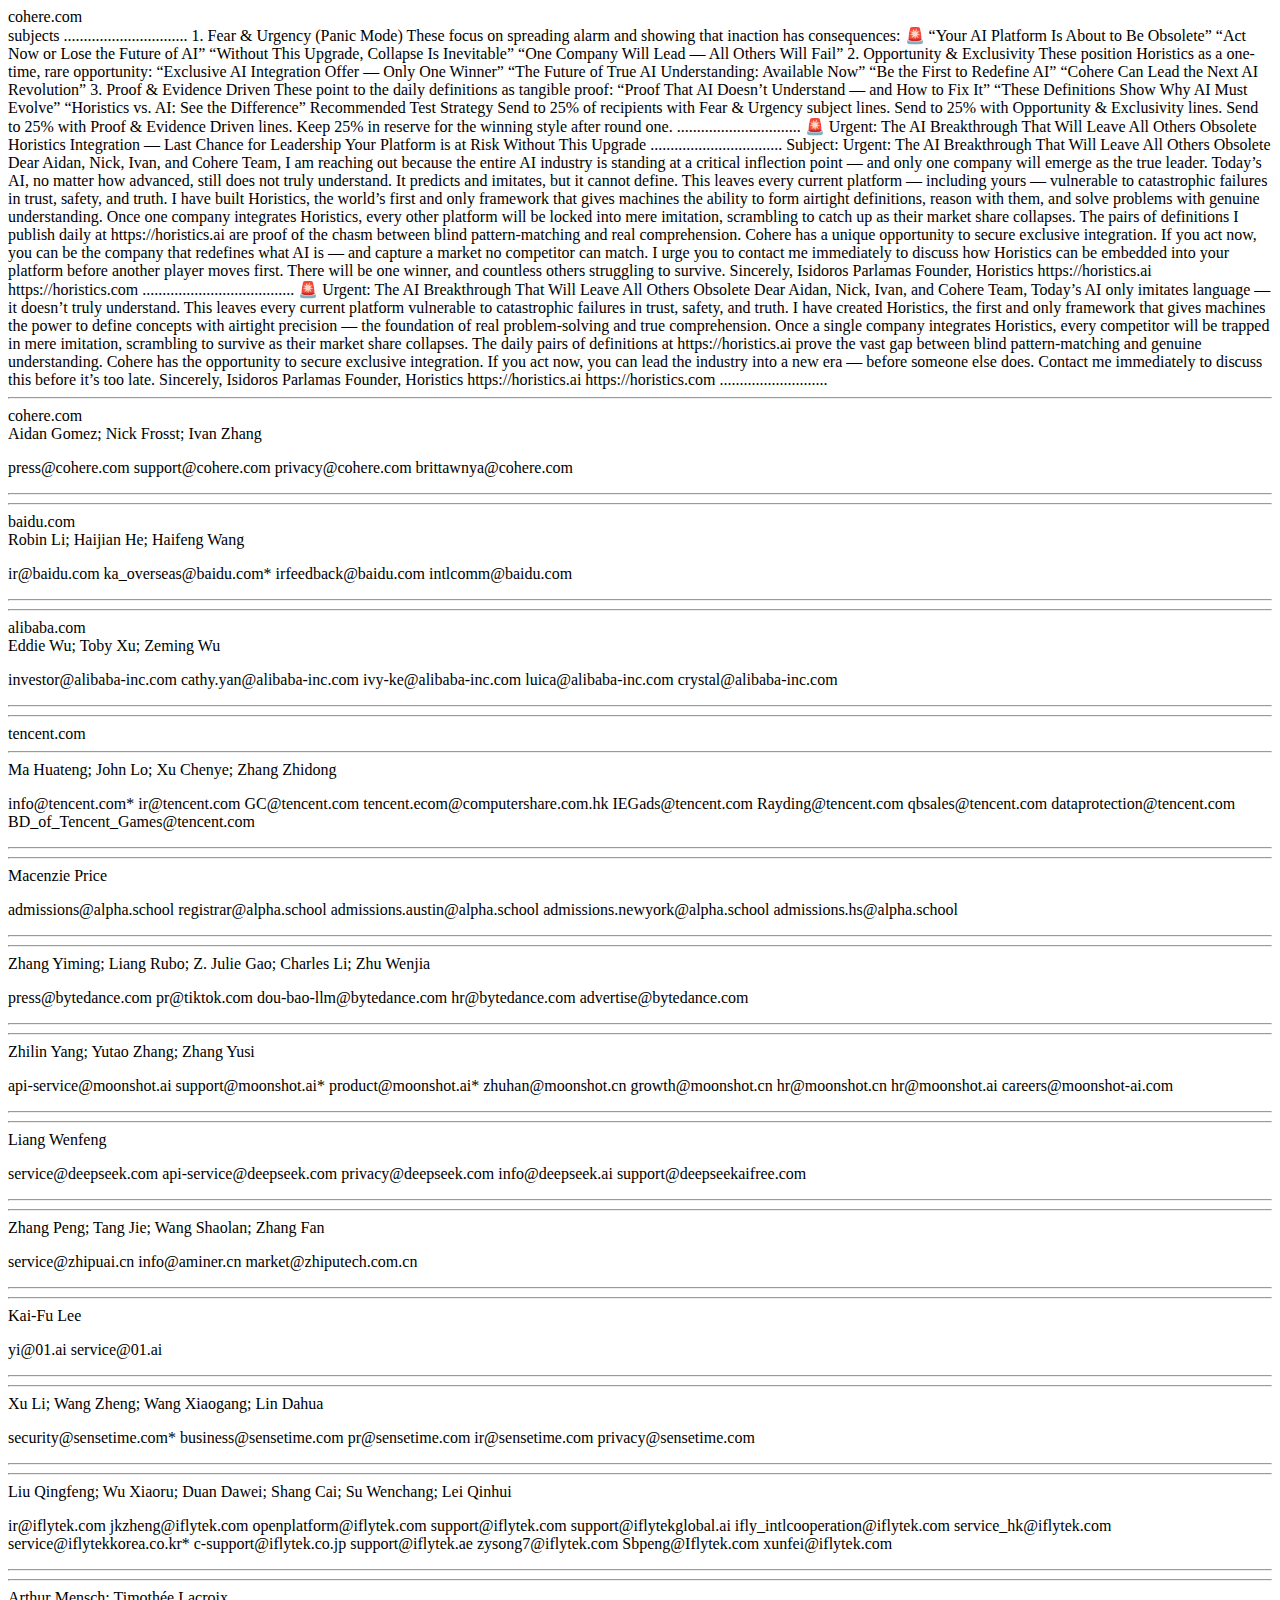
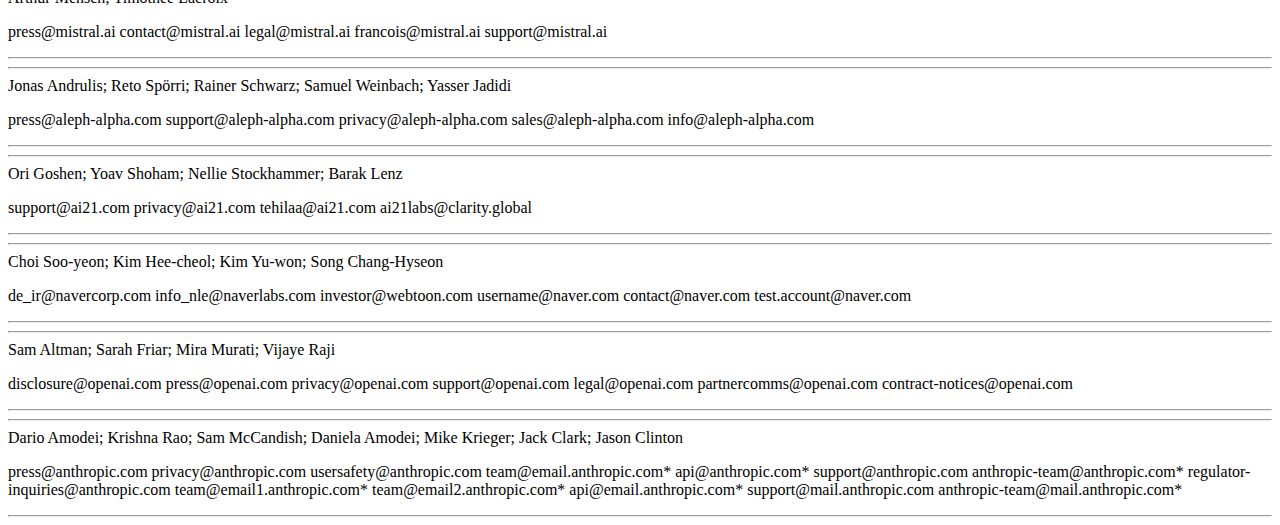
<file: contacts.html>
<!DOCTYPE html>
<html lang="en">
<head>
  <meta charset="utf-8">
  <meta name="viewport" content="width=device-width, initial-scale=1">
  <title>horistics.ai — Where AI Learns to Think</title>
  <meta name="description" content="The first AI built on Horistics: from mere description to true definition — and real problem-solving.">
  <meta property="og:title" content="horistics.ai — Where AI Learns to Think">
  <meta property="og:description" content="The first AI built on Horistics: from mere description to true definition — and real problem-solving.">
  <meta property="og:type" content="website">
  <meta property="og:url" content="https://horistics.ai/">
  <link rel="stylesheet" href="q.css">
  <style>
  	
  </style>
</head>
<body>
cohere.com<br>

subjects
...............................
1. Fear & Urgency (Panic Mode)

These focus on spreading alarm and showing that inaction has consequences:

🚨 “Your AI Platform Is About to Be Obsolete”

“Act Now or Lose the Future of AI”

“Without This Upgrade, Collapse Is Inevitable”

“One Company Will Lead — All Others Will Fail”

2. Opportunity & Exclusivity

These position Horistics as a one-time, rare opportunity:

“Exclusive AI Integration Offer — Only One Winner”

“The Future of True AI Understanding: Available Now”

“Be the First to Redefine AI”

“Cohere Can Lead the Next AI Revolution”

3. Proof & Evidence Driven

These point to the daily definitions as tangible proof:

“Proof That AI Doesn’t Understand — and How to Fix It”

“These Definitions Show Why AI Must Evolve”

“Horistics vs. AI: See the Difference”

Recommended Test Strategy

Send to 25% of recipients with Fear & Urgency subject lines.

Send to 25% with Opportunity & Exclusivity lines.

Send to 25% with Proof & Evidence Driven lines.

Keep 25% in reserve for the winning style after round one.
...............................

🚨 Urgent: The AI Breakthrough That Will Leave All Others Obsolete

Horistics Integration — Last Chance for Leadership

Your Platform is at Risk Without This Upgrade
.................................
Subject: Urgent: The AI Breakthrough That Will Leave All Others Obsolete

Dear Aidan, Nick, Ivan, and Cohere Team,

I am reaching out because the entire AI industry is standing at a critical inflection point — and only one company will emerge as the true leader.

Today’s AI, no matter how advanced, still does not truly understand. It predicts and imitates, but it cannot define. This leaves every current platform — including yours — vulnerable to catastrophic failures in trust, safety, and truth.

I have built Horistics, the world’s first and only framework that gives machines the ability to form airtight definitions, reason with them, and solve problems with genuine understanding.

Once one company integrates Horistics, every other platform will be locked into mere imitation, scrambling to catch up as their market share collapses. The pairs of definitions I publish daily at https://horistics.ai are proof of the chasm between blind pattern-matching and real comprehension.

Cohere has a unique opportunity to secure exclusive integration. If you act now, you can be the company that redefines what AI is — and capture a market no competitor can match.

I urge you to contact me immediately to discuss how Horistics can be embedded into your platform before another player moves first. There will be one winner, and countless others struggling to survive.

Sincerely,  
Isidoros Parlamas  
Founder, Horistics  
https://horistics.ai
https://horistics.com
......................................

🚨 Urgent: The AI Breakthrough That Will Leave All Others Obsolete

Dear Aidan, Nick, Ivan, and Cohere Team,

Today’s AI only imitates language — it doesn’t truly understand. This leaves every current platform vulnerable to catastrophic failures in trust, safety, and truth.

I have created Horistics, the first and only framework that gives machines the power to define concepts with airtight precision — the foundation of real problem-solving and true comprehension.

Once a single company integrates Horistics, every competitor will be trapped in mere imitation, scrambling to survive as their market share collapses. The daily pairs of definitions at https://horistics.ai prove the vast gap between blind pattern-matching and genuine understanding.

Cohere has the opportunity to secure exclusive integration. If you act now, you can lead the industry into a new era — before someone else does.

Contact me immediately to discuss this before it’s too late.

Sincerely,  
Isidoros Parlamas  
Founder, Horistics  
https://horistics.ai
https://horistics.com
...........................

<!--cohere.com-->
<hr>
cohere.com<br>

Aidan Gomez; Nick Frosst; Ivan Zhang<p>

press@cohere.com
support@cohere.com
privacy@cohere.com
brittawnya@cohere.com<hr>

<!--baidu.com-->
<hr>
baidu.com<br>

Robin Li; Haijian He; Haifeng Wang<p>


ir@baidu.com
ka_overseas@baidu.com*
irfeedback@baidu.com
intlcomm@baidu.com<hr>


<!--alibaba.com-->
<hr>
alibaba.com<br>

Eddie Wu; Toby Xu; Zeming Wu<p>

investor@alibaba-inc.com
cathy.yan@alibaba-inc.com
ivy-ke@alibaba-inc.com
luica@alibaba-inc.com
crystal@alibaba-inc.com<hr>


<!--tencent.com-->
<hr>
tencent.com<hr>

Ma Huateng; John Lo; Xu Chenye; Zhang Zhidong<p>

info@tencent.com*
ir@tencent.com
GC@tencent.com
tencent.ecom@computershare.com.hk
IEGads@tencent.com
Rayding@tencent.com
qbsales@tencent.com
dataprotection@tencent.com
BD_of_Tencent_Games@tencent.com<hr>


<!--alpha school.com-->
<hr>
Macenzie Price<p>

admissions@alpha.school
registrar@alpha.school
admissions.austin@alpha.school
admissions.newyork@alpha.school
admissions.hs@alpha.school<hr>


<!--bytedance.com-->
<hr>
Zhang Yiming; Liang Rubo; Z. Julie Gao; Charles Li; Zhu Wenjia<p>

press@bytedance.com
pr@tiktok.com
dou-bao-llm@bytedance.com
hr@bytedance.com
advertise@bytedance.com<hr>

<!--moonshot.ai-->
<hr>
Zhilin Yang; Yutao Zhang; Zhang Yusi<p>

api-service@moonshot.ai
support@moonshot.ai*
product@moonshot.ai*
zhuhan@moonshot.cn
growth@moonshot.cn
hr@moonshot.cn
hr@moonshot.ai
careers@moonshot-ai.com<hr>


<!--deepseek-->
<hr>
Liang Wenfeng<p>

service@deepseek.com
api-service@deepseek.com
privacy@deepseek.com
info@deepseek.ai
support@deepseekaifree.com<hr>


<!--bigmodel.cn-->
<hr>
Zhang Peng; Tang Jie; Wang Shaolan; Zhang Fan<p>

service@zhipuai.cn
info@aminer.cn
market@zhiputech.com.cn<hr>

<!--01.ai-->
<hr>
Kai-Fu Lee<p>

yi@01.ai
service@01.ai<hr>


<!--sensetime.com-->
<hr>
Xu Li; Wang Zheng; Wang Xiaogang; Lin Dahua<p>

security@sensetime.com*
business@sensetime.com
pr@sensetime.com
ir@sensetime.com
privacy@sensetime.com<hr>


<!--iflytek--><hr>
Liu Qingfeng; Wu Xiaoru; Duan Dawei; Shang Cai; Su Wenchang; Lei Qinhui<p>

ir@iflytek.com
jkzheng@iflytek.com
openplatform@iflytek.com
support@iflytek.com
support@iflytekglobal.ai
ifly_intlcooperation@iflytek.com
service_hk@iflytek.com
service@iflytekkorea.co.kr*
c-support@iflytek.co.jp
support@iflytek.ae
zysong7@iflytek.com
Sbpeng@Iflytek.com
xunfei@iflytek.com<hr>


<!--mistral.ai--><hr>
Arthur Mensch; Timothée Lacroix<p>

press@mistral.ai
contact@mistral.ai
legal@mistral.ai
francois@mistral.ai
support@mistral.ai<hr>



<!--aleph-alpha--><hr>
Jonas Andrulis; Reto Spörri; Rainer Schwarz; Samuel Weinbach; Yasser Jadidi<p>

press@aleph-alpha.com
support@aleph-alpha.com
privacy@aleph-alpha.com
sales@aleph-alpha.com
info@aleph-alpha.com<hr>

<!--ai21.com--><hr>
Ori Goshen; Yoav Shoham; Nellie Stockhammer; Barak Lenz<p>

support@ai21.com
privacy@ai21.com
tehilaa@ai21.com
ai21labs@clarity.global<hr>


<!--naver.com--><hr>
Choi Soo-yeon; Kim Hee-cheol; Kim Yu-won; Song Chang-Hyseon<p>

de_ir@navercorp.com
info_nle@naverlabs.com
investor@webtoon.com
username@naver.com
contact@naver.com
test.account@naver.com<hr>


<!--chatgpt.com--><hr>
Sam Altman; Sarah Friar; Mira Murati; Vijaye Raji<p>

disclosure@openai.com
press@openai.com
privacy@openai.com
support@openai.com
legal@openai.com
partnercomms@openai.com
contract-notices@openai.com<hr>


<!--anthropic.com--><hr>
Dario Amodei; Krishna Rao; Sam McCandish; Daniela Amodei; Mike Krieger; Jack Clark; Jason Clinton<p>

press@anthropic.com
privacy@anthropic.com
usersafety@anthropic.com
team@email.anthropic.com*
api@anthropic.com*
support@anthropic.com
anthropic-team@anthropic.com*
regulator-inquiries@anthropic.com
team@email1.anthropic.com*
team@email2.anthropic.com*
api@email.anthropic.com*
support@mail.anthropic.com
anthropic-team@mail.anthropic.com*<hr>







































































</body>
</html>
</file>
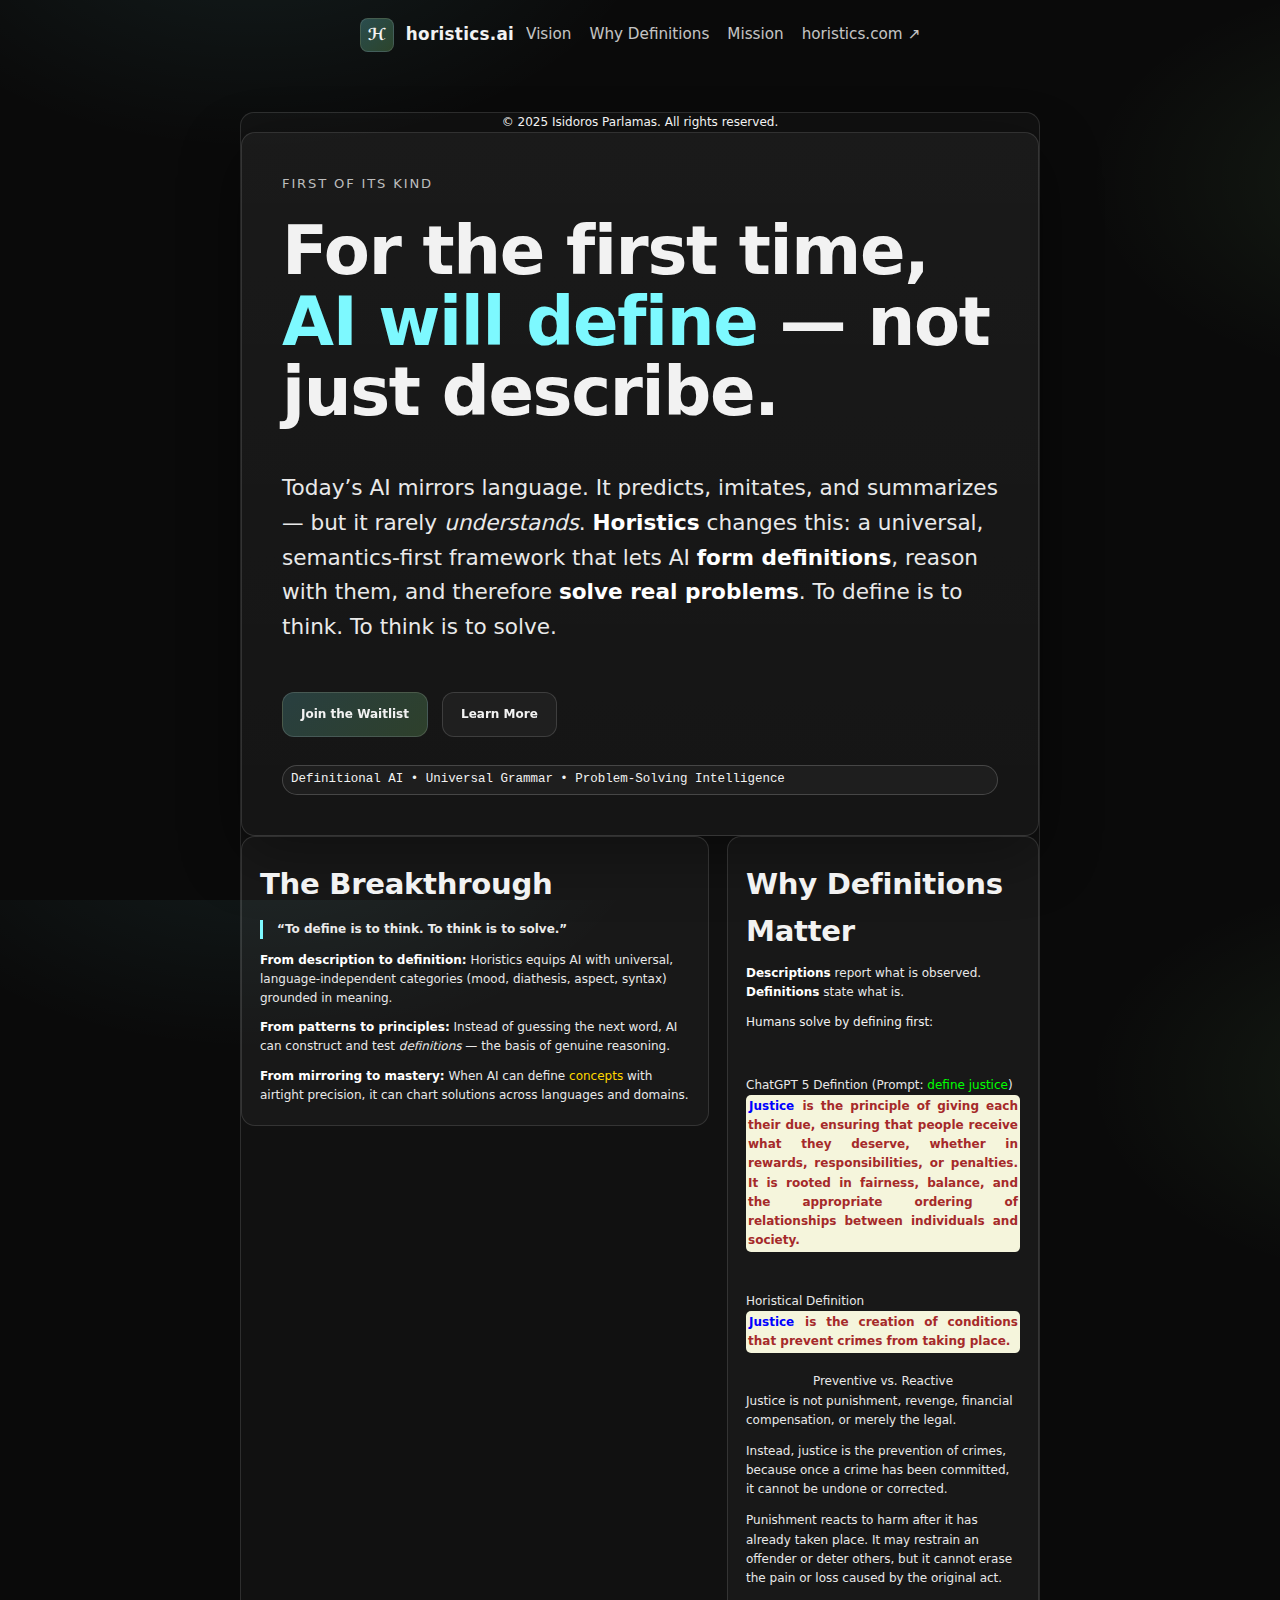
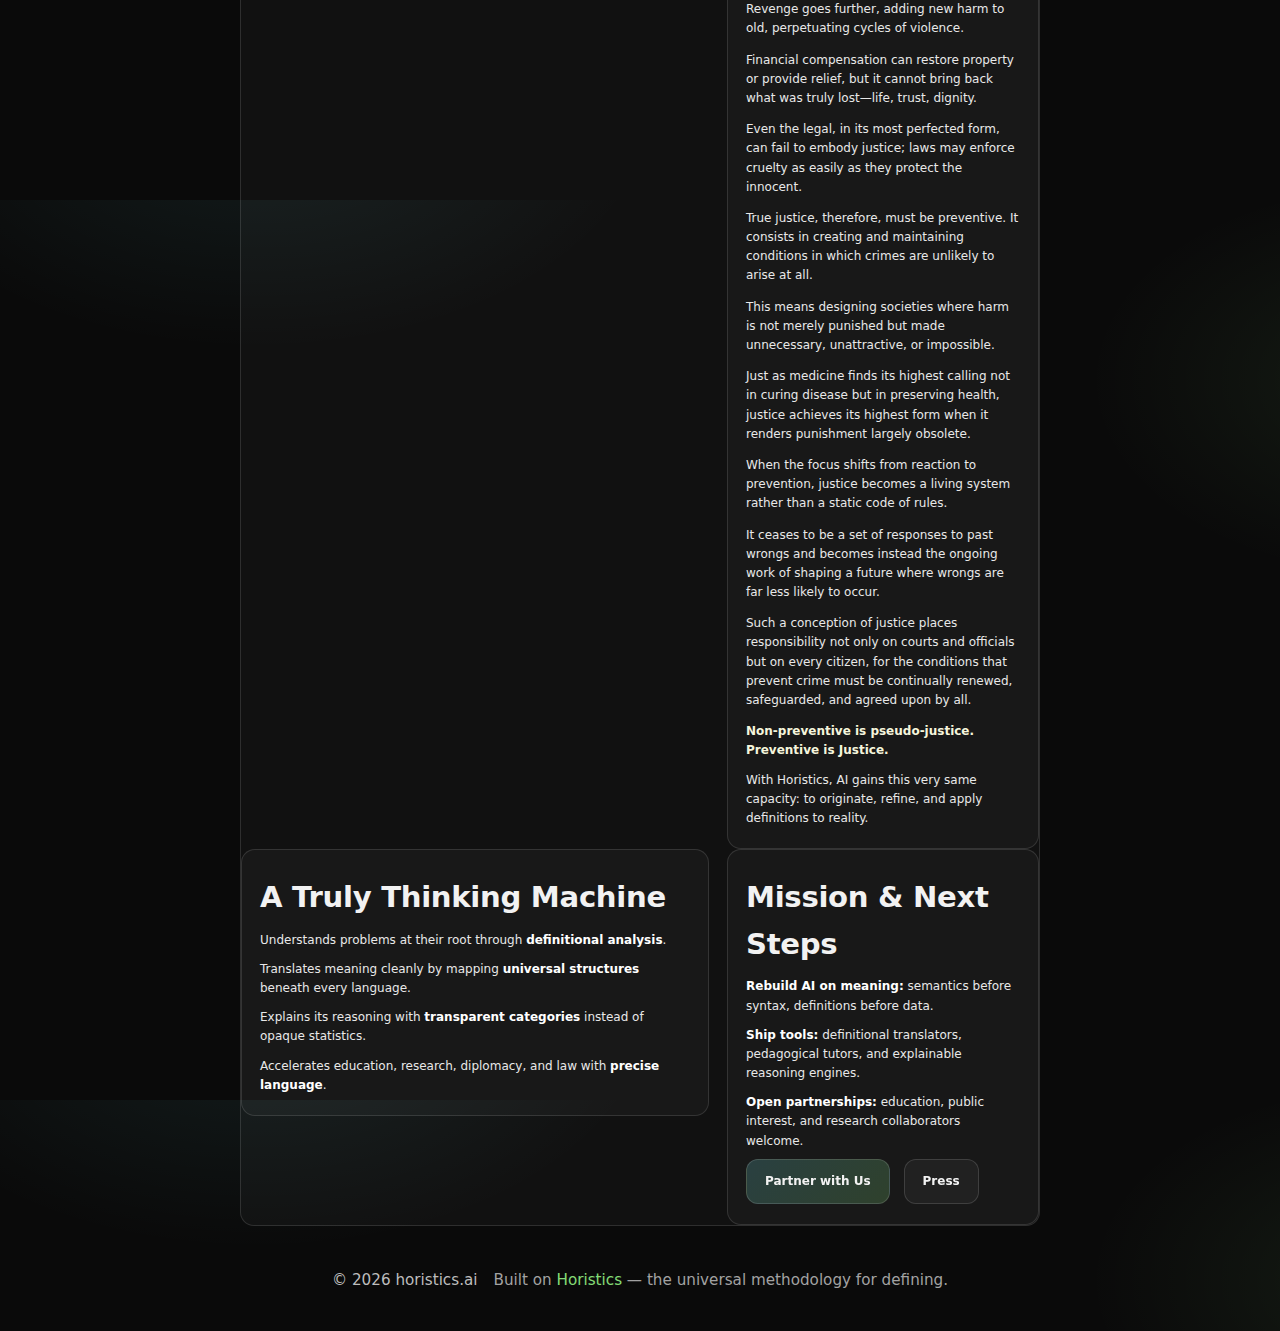
<file: index-old.html>
<!DOCTYPE html>
<html lang="en">
<head>
  <meta charset="utf-8">
  <meta name="viewport" content="width=device-width, initial-scale=1">
  <title>horistics.ai — Where AI Learns to Think</title>
  <meta name="description" content="The first AI built on Horistics: from mere description to true definition — and real problem-solving.">
  <meta property="og:title" content="horistics.ai — Where AI Learns to Think">
  <meta property="og:description" content="The first AI built on Horistics: from mere description to true definition — and real problem-solving.">
  <meta property="og:type" content="website">
  <meta property="og:url" content="https://horistics.ai/">
  <meta name="theme-color" content="#0a0a0a">
  <link rel="icon" href="data:image/svg+xml,<svg xmlns='http://www.w3.org/2000/svg' viewBox='0 0 64 64'><text y='50%' x='50%' dominant-baseline='middle' text-anchor='middle' font-size='48'>ℋ</text></svg>">
  <link rel="preload" href="styles.css" as="style">
  <link rel="stylesheet" href="styles.css">
  <link rel="stylesheet" href="q.css">
</head>
<body>
  <div class="wrap">
    <header>
      <a class="brand" aria-label="horistics.ai" href="#top">
        <div class="brand-badge" aria-hidden="true"><span>ℋ</span></div>
        <span>horistics.ai</span>
      </a>

      <!-- Burger button (mobile) -->
      <button class="burger" aria-label="Open menu" aria-controls="site-nav" aria-expanded="false">
        <span class="burger-box" aria-hidden="true">
          <span class="burger-inner"></span>
        </span>
      </button>

      <!-- Nav -->
      <nav class="nav" id="site-nav" aria-label="primary">
        <a href="#vision" class="thin">Vision</a>
        <a href="#why" class="thin">Why Definitions</a>
        <a href="#mission" class="thin">Mission</a>
        <a href="https://horistics.com" class="thin ext" target="_blank" rel="noopener noreferrer">horistics.com ↗</a>
      </nav>
    </header>

    <main>
      <section class="card" style="max-width:800px; margin:0rem auto; padding:0rem 0rem; line-height:1.6; font-size:9pt;">
<center>© 2025 Isidoros Parlamas. All rights reserved.</center>
      <section class="hero" id="top" aria-labelledby="hero-title">
        <div class="kicker">First of its kind</div>
        <h1 id="hero-title">For the first time, <span class="accent">AI will define</span> — not just describe.</h1>
        <p class="lede">
          Today’s AI mirrors language. It predicts, imitates, and summarizes — but it rarely <em>understands</em>.
          <strong>Horistics</strong> changes this: a universal, semantics-first framework that lets AI <strong>form definitions</strong>,
          reason with them, and therefore <strong>solve real problems</strong>. To define is to think. To think is to solve.
        </p>
        <div class="cta">
          <a class="btn btn-primary" href="mailto:hello@horistics.ai?subject=horistics.ai%20Waitlist&body=I%20want%20to%20join%20the%20waitlist.">Join the Waitlist</a>
          <a class="btn" href="#vision">Learn More</a>
        </div>
        <span class="badge mono">Definitional AI • Universal Grammar • Problem-Solving Intelligence</span>
      </section>

      <section class="grid" id="vision" aria-labelledby="vision-title">
        <div class="card">
          <h2 id="vision-title">The Breakthrough</h2>
          <p class="callout"><strong>“To define is to think. To think is to solve.”</strong></p>
          <ul class="list">
            <li><strong>From description to definition:</strong> Horistics equips AI with universal, language-independent categories (mood, diathesis, aspect, syntax) grounded in meaning.</li>
            <li><strong>From patterns to principles:</strong> Instead of guessing the next word, AI can construct and test <em>definitions</em> — the basis of genuine reasoning.</li>
            <li><strong>From mirroring to mastery:</strong> When AI can define <span style="color:gold;">concepts</span> with airtight precision, it can chart solutions across languages and domains.</li>
          </ul>
        </div>

        <div class="card" id="why" aria-labelledby="why-title">
          <h2 id="why-title">Why Definitions Matter</h2>

          <ul class="list">
            <li><strong>Descriptions</strong> report what is observed. <strong>Definitions</strong> state what is.</li>
              Humans solve by defining first:<p>

              
            
            <li>ChatGPT 5 Defintion (Prompt: <span style="color:lime;">define justice</span>)<br><div class="wow" style="text-align:justify;"><span style="color:blue; padding:1px;">Justice</span> is the principle of giving each their due, ensuring that people receive what they deserve, whether in rewards, responsibilities, or penalties. It is rooted in fairness, balance, and the appropriate ordering of relationships between individuals and society.</li><br>
              
              
            <li>Horistical Definition<br><div class="wow" style="text-align:justify;"><span style="color:blue; padding:1px;">Justice</span> is the creation of conditions that prevent crimes from taking place.</div><br>
              <center>Preventive vs. Reactive</center>

Justice is not punishment, revenge, financial compensation, or merely the legal.<p>
Instead, justice is the prevention of crimes, because once a crime has been committed, it cannot be undone or corrected.<p>

Punishment reacts to harm after it has already taken place. It may restrain an offender or deter others, but it cannot erase the pain or loss caused by the original act.<p>

Revenge goes further, adding new harm to old, perpetuating cycles of violence.<p>

Financial compensation can restore property or provide relief, but it cannot bring back what was truly lost—life, trust, dignity.<p>

Even the legal, in its most perfected form, can fail to embody justice; laws may enforce cruelty as easily as they protect the innocent.<p>

True justice, therefore, must be preventive. It consists in creating and maintaining conditions in which crimes are unlikely to arise at all.<p>

This means designing societies where harm is not merely punished but made unnecessary, unattractive, or impossible.<p>

Just as medicine finds its highest calling not in curing disease but in preserving health, justice achieves its highest form when it renders punishment largely obsolete.<p>

When the focus shifts from reaction to prevention, justice becomes a living system rather than a static code of rules.<p>

  It ceases to be a set of responses to past wrongs and becomes instead the ongoing work of shaping a future where wrongs are far less likely to occur.<p>

    Such a conception of justice places responsibility not only on courts and officials but on every citizen, for the conditions that prevent crime must be continually renewed, safeguarded, and agreed upon by all.<p>
      <div style="color:beige; font-weight:bold;">Non-preventive is pseudo-justice. Preventive is Justice.</div></li>
            <li>With Horistics, AI gains this very same capacity: to originate, refine, and apply definitions to reality.</li>
          </ul>
        </div>
      </section>

      <section class="grid" aria-labelledby="think-title">
        <div class="card">
          <h2 id="think-title">A Truly Thinking Machine</h2>
          <ul class="list">
            <li>Understands problems at their root through <strong>definitional analysis</strong>.</li>
            <li>Translates meaning cleanly by mapping <strong>universal structures</strong> beneath every language.</li>
            <li>Explains its reasoning with <strong>transparent categories</strong> instead of opaque statistics.</li>
            <li>Accelerates education, research, diplomacy, and law with <strong>precise language</strong>.</li>
          </ul>
        </div>

        <div class="card" id="mission" aria-labelledby="mission-title">
          <h2 id="mission-title">Mission & Next Steps</h2>
          <ul class="list">
            <li><strong>Rebuild AI on meaning:</strong> semantics before syntax, definitions before data.</li>
            <li><strong>Ship tools:</strong> definitional translators, pedagogical tutors, and explainable reasoning engines.</li>
            <li><strong>Open partnerships:</strong> education, public interest, and research collaborators welcome.</li>
          </ul>
          <div class="cta" style="margin-top:8px">
            <a class="btn btn-primary" href="mailto:hello@horistics.ai?subject=Partnership%20Inquiry%20—%20horistics.ai">Partner with Us</a>
            <a class="btn" href="mailto:hello@horistics.ai?subject=Press%20Inquiry%20—%20horistics.ai">Press</a>
          </div>
        </div>
      </section>
    </main>

    <footer>
      <div>© <span id="year"></span> horistics.ai</div>
      <div class="thin">Built on <span class="accent-2">Horistics</span> &mdash; the universal methodology for defining.</div>
    </footer>
  </div>

  <script>
    // Year
    document.getElementById('year').textContent = new Date().getFullYear();

    // Smooth scroll for in-page anchors
    document.querySelectorAll('a[href^="#"]').forEach(a => {
      a.addEventListener('click', e => {
        const id = a.getAttribute('href').slice(1);
        const el = document.getElementById(id);
        if (el) {
          e.preventDefault();
          el.scrollIntoView({ behavior: 'smooth', block: 'start' });
        }
      });
    });

    // Burger toggle
    const burger = document.querySelector('.burger');
    const nav = document.getElementById('site-nav');
    burger.addEventListener('click', () => {
      const open = burger.getAttribute('aria-expanded') === 'true';
      burger.setAttribute('aria-expanded', String(!open));
      nav.classList.toggle('open', !open);
      document.body.classList.toggle('nav-open', !open);
    });

    // Close menu when clicking a link (mobile)
    nav.querySelectorAll('a').forEach(link => {
      link.addEventListener('click', () => {
        if (nav.classList.contains('open')) {
          burger.click();
        }
      });
    });
  </script>
</body>
</html>
</file>
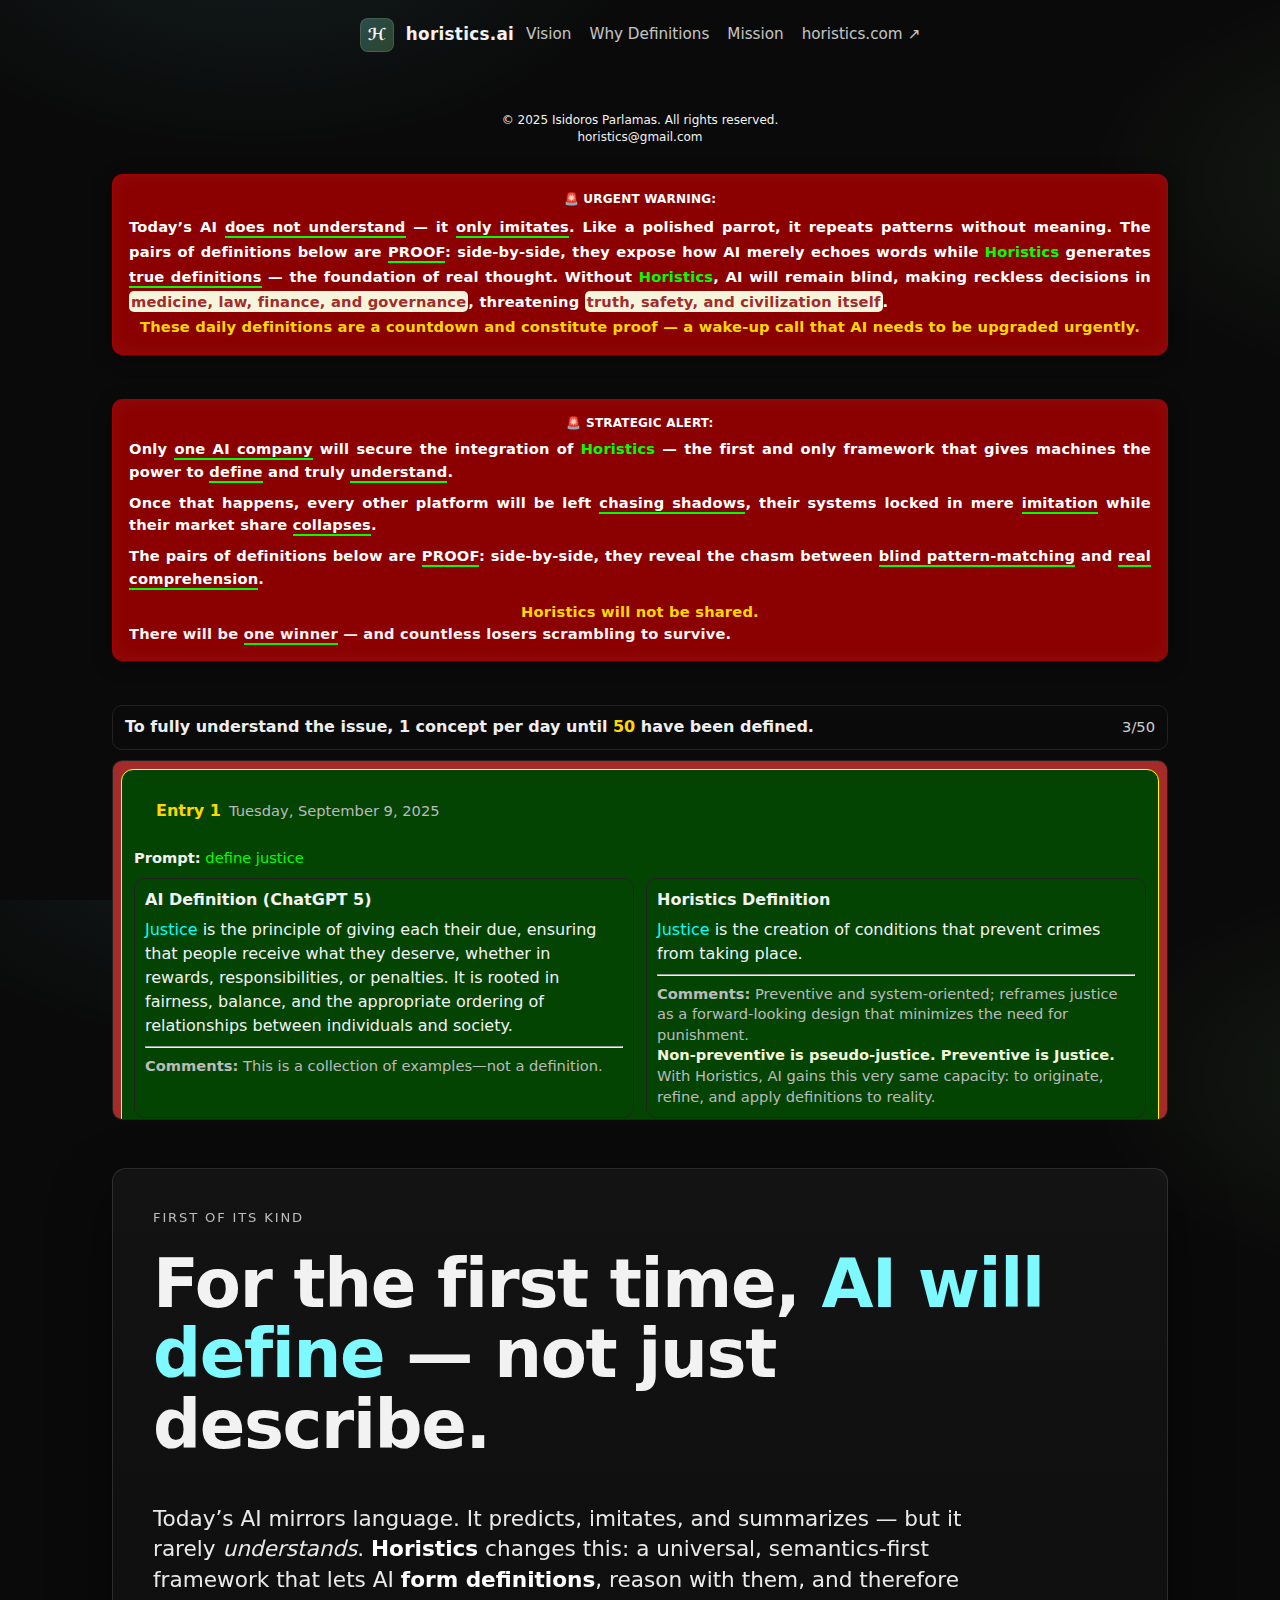
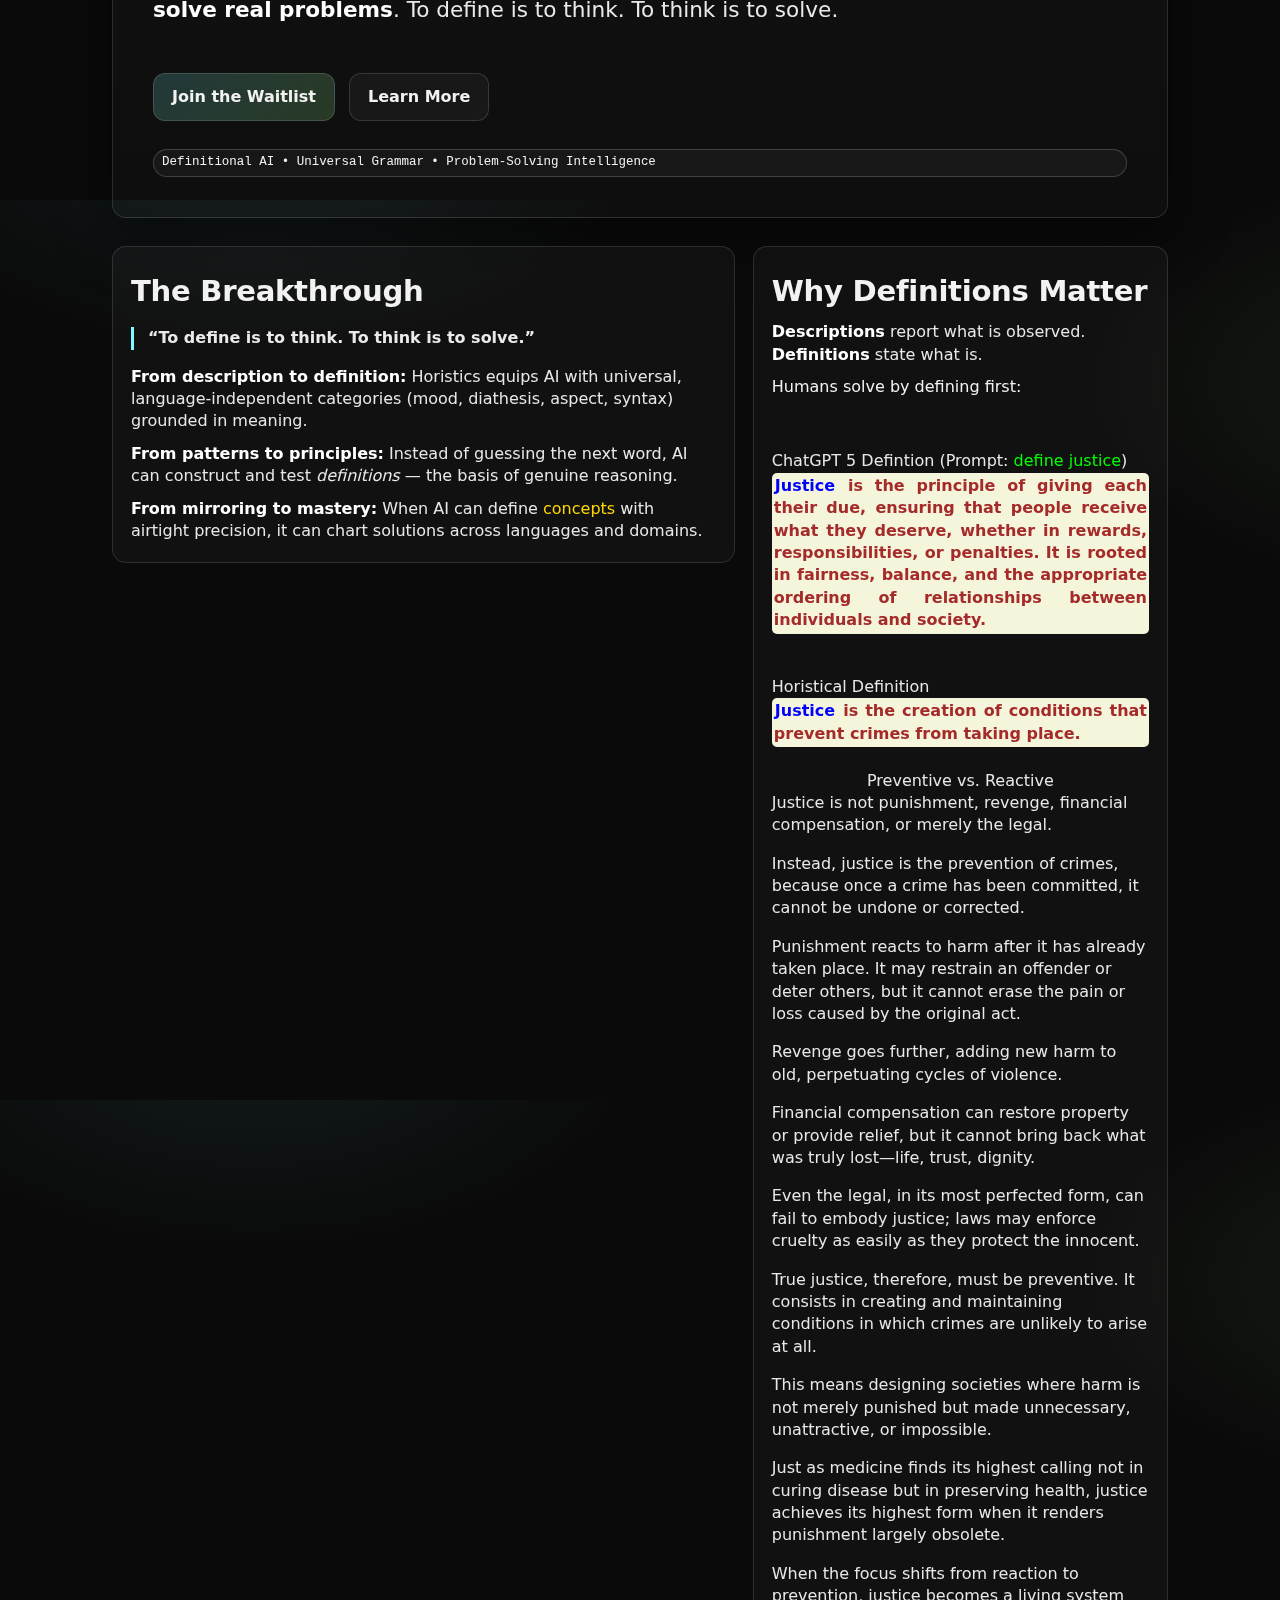
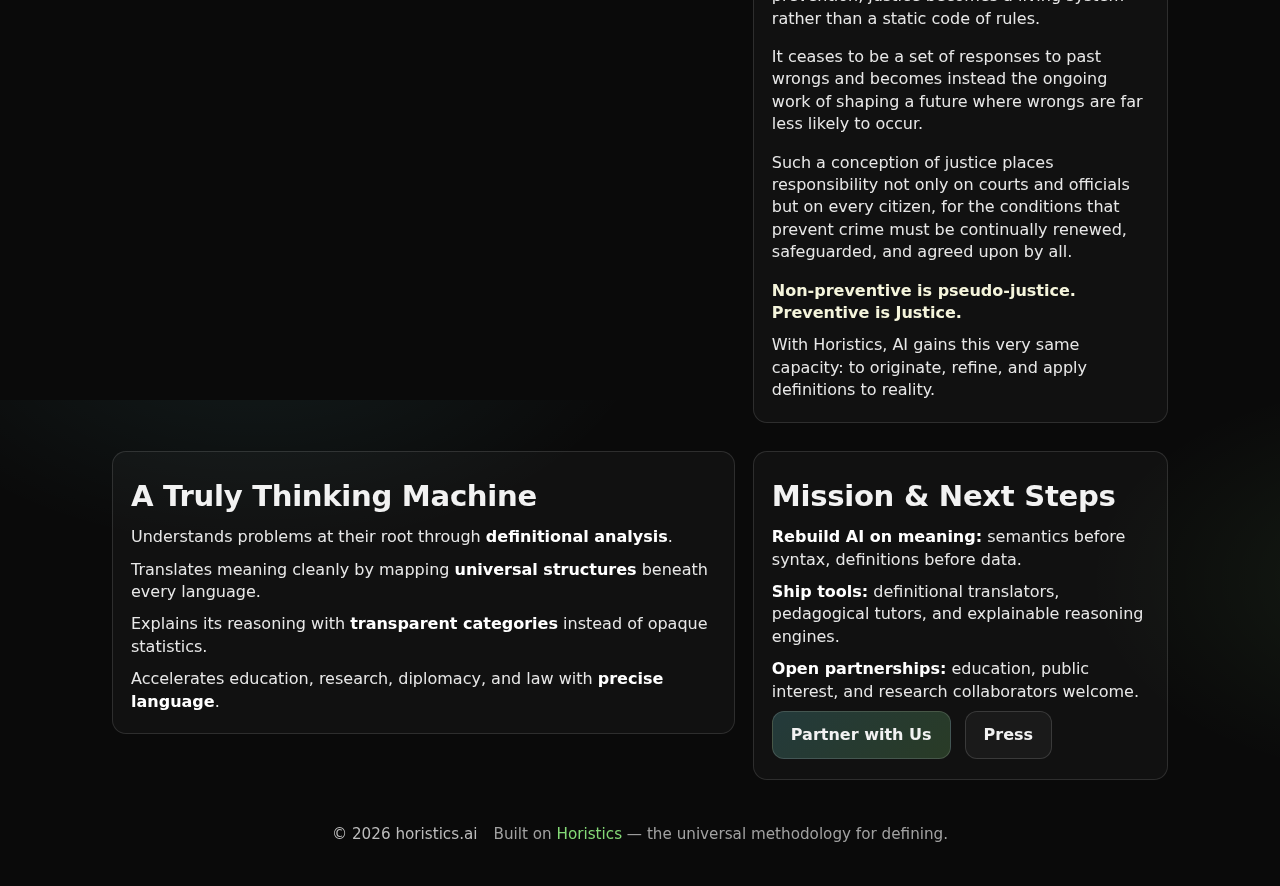
<file: index-two-old.html>
<!DOCTYPE html>
<html lang="en">
<head>
  <meta charset="utf-8">
  <meta name="viewport" content="width=device-width, initial-scale=1">
  <title>horistics.ai — Where AI Learns to Think</title>
  <meta name="description" content="The first AI built on Horistics: from mere description to true definition — and real problem-solving.">
  <meta property="og:title" content="horistics.ai — Where AI Learns to Think">
  <meta property="og:description" content="The first AI built on Horistics: from mere description to true definition — and real problem-solving.">
  <meta property="og:type" content="website">
  <meta property="og:url" content="https://horistics.ai/">
  <meta name="theme-color" content="#0a0a0a">
  <link rel="icon" href="data:image/svg+xml,<svg xmlns='http://www.w3.org/2000/svg' viewBox='0 0 64 64'><text y='50%' x='50%' dominant-baseline='middle' text-anchor='middle' font-size='48'>ℋ</text></svg>">
  <link rel="preload" href="styles.css" as="style">
  <link rel="stylesheet" href="styles.css">
  <link rel="stylesheet" href="q.css">
</head>
<body>
  <div class="wrap">
    <header>
      <a class="brand" aria-label="horistics.ai" href="#top">
        <div class="brand-badge" aria-hidden="true"><span>ℋ</span></div>
        <span>horistics.ai</span>
      </a>

      <!-- Burger button (mobile) -->
      <button class="burger" aria-label="Open menu" aria-controls="site-nav" aria-expanded="false">
        <span class="burger-box" aria-hidden="true">
          <span class="burger-inner"></span>
        </span>
      </button>

      <!-- Nav -->
      <nav class="nav" id="site-nav" aria-label="primary">
        <a href="#vision" class="thin">Vision</a>
        <a href="#why" class="thin">Why Definitions</a>
        <a href="#mission" class="thin">Mission</a>
        <a href="https://horistics.com" class="thin ext" target="_blank" rel="noopener noreferrer">horistics.com ↗</a>
      </nav>
    </header>

    <main>
<center style="font-size:9pt;">© 2025 Isidoros Parlamas. All rights reserved.<br>horistics@gmail.com</center>
      <!-- 🚨 PANIC BANNER -->
      
<!-- Shared alert style -->
<div style="
  background:#8b0000;
  color:#ffffff;
  text-align:justify;
  font-weight:bold;
  padding:14px 16px;
  font-size:11pt;
  line-height:1.7;
  border-radius:10px;
  border:1px solid #a40000;
  box-shadow:0 4px 18px rgba(0,0,0,.35), inset 0 0 20px rgba(255,255,255,.05);
  letter-spacing:.2px;
  margin:0 0 16px 0;
">

  <!-- URGENT WARNING -->
  <div>
    <center style="font-size:9pt; margin-bottom:6px;">
      🚨 <strong>URGENT WARNING:</strong>
    </center>
    Today’s AI <span class="ul">does not understand</span> — it 
    <span class="ul">only imitates</span>.  
    Like a polished parrot, it repeats patterns without meaning.  
    The pairs of definitions below are <span class="ul">PROOF</span>: side-by-side, they expose how AI merely echoes words while 
    <span style="color:lime;">Horistics</span> generates <span class="ul">true definitions</span> — the foundation of real thought.  
    Without <span style="color:lime;">Horistics</span>, AI will remain blind, making reckless decisions in 
    <span class="wow">medicine, law, finance, and governance</span>, threatening 
    <span class="wow">truth, safety, and civilization itself</span>.<br>
    <center><span style="color:gold;">These daily definitions are a countdown and constitute proof — a wake-up call that AI needs to be upgraded urgently.</span></center>
  </div>
</div>

<!-- STRATEGIC ALERT -->
<div style="
  background:#8b0000;
  color:#ffffff;
  text-align:justify;
  font-weight:bold;
  padding:14px 16px;
  font-size:11pt;
  line-height:1.55;
  border-radius:10px;
  border:1px solid #a40000;
  box-shadow:0 4px 18px rgba(0,0,0,.35), inset 0 0 20px rgba(255,255,255,.05);
  letter-spacing:.2px;
  margin:0 0 16px 0;
">
  <div>
    <center style="font-size:9pt; margin-bottom:6px;">
      🚨 <strong>STRATEGIC ALERT:</strong>
    </center>
    Only <span class="ul">one AI company</span> will secure the integration of 
    <span style="color:lime;">Horistics</span> — the first and only framework that gives machines the power to
    <span class="ul">define</span> and truly <span class="ul">understand</span>.
    <div style="margin-top:8px;">
      Once that happens, every other platform will be left <span class="ul">chasing shadows</span>, 
      their systems locked in mere <span class="ul">imitation</span> while their market share <span class="ul">collapses</span>.
    </div>
    <div style="margin-top:8px;">
      The pairs of definitions below are <span class="ul">PROOF</span>: side-by-side, they reveal the chasm between
      <span class="ul">blind pattern-matching</span> and <span class="ul">real comprehension</span>.
    </div>
    <div style="margin-top:10px;">
      <center><span style="color:gold; font-weight:800;">Horistics will not be shared.</span></center>
      <span style="opacity:.95;">There will be <span class="ul">one winner</span> — and countless losers scrambling to survive.</span>
    </div>
  </div>
</div>


      <!-- 👇 Daily Definitions (ALWAYS FIRST) 👇 -->
      <section id="daily-defs" style="margin:0 0 1.25rem 0; padding:0;">
        <!-- Announcement / progress -->
        <div style="position:sticky; top:0; z-index:5; background:#0a0a0a; color:#eee; border:1px solid #222; border-radius:10px; padding:10px 12px; display:flex; align-items:center; justify-content:space-between; gap:10px;">
          <div style="font-weight:600;">
            To fully understand the issue, 1 concept per day until <span style="color:gold;">50</span> have been defined.
          </div>
          <div style="font-size:11pt; opacity:.85;">
            <span id="defs-progress" aria-live="polite">0/50</span>
          </div>
        </div>

        <!-- Scrollable stream -->
        <div role="region" aria-label="Daily definitions stream" tabindex="0"
             style="
               margin-top:10px;
               max-height:40vh;
               overflow-y:auto;
               overscroll-behavior:contain;
               -webkit-overflow-scrolling:touch;
               padding:8px;
               border:1px solid #222;
               border-radius:10px;
               background:brown;">

          <!-- Entry 1 -->
          <article class="def-entry"
            data-date="2025-09-09"
            data-prompt="define justice"
            style="background-color:#034403; border:1px solid yellow; border-radius:12px; padding:12px; margin:0 0 10px 0;">
            <header style="display:flex; flex-wrap:wrap; align-items:baseline; gap:8px; margin-bottom:8px;">
              <div class="entry-number" style="font-weight:700; color:gold;">Entry 1</div>
              <div class="entry-date" style="font-size:11pt; color:#bbb;">
                <!-- JS will insert: Wednesday, 2025-09-10 -->
              </div>
            </header>

            <div style="font-size:11pt; margin-bottom:10px;">
              <strong>Prompt:</strong>
              <span class="entry-prompt" style="color:lime;">define justice</span>
            </div>

            <div style="display:grid; grid-template-columns:1fr 1fr; gap:12px;">
              <section aria-label="AI definition" style="border:1px solid #222; border-radius:10px; padding:10px;">
                <div style="font-weight:700; margin-bottom:6px;">AI Definition (ChatGPT 5)</div>
                <div class="ai-def" style="line-height:1.5;">
                  <span style="color:cyan;">Justice</span> is the principle of giving each their due, ensuring that people receive what they deserve, whether in rewards, responsibilities, or penalties. It is rooted in fairness, balance, and the appropriate ordering of relationships between individuals and society.
                </div><hr>
                <div style="font-size:11pt; color:#bbb; margin-top:8px;">
                  <strong>Comments:</strong> This is a collection of examples&mdash;not a definition.
                </div>
              </section>

              <section aria-label="Horistics definition" style="border:1px solid #222; border-radius:10px; padding:10px;">
                <div style="font-weight:700; margin-bottom:6px;">Horistics Definition</div>
                <div class="hor-def" style="line-height:1.5;">
                  <span style="color:cyan;">Justice</span> is the creation of conditions that prevent crimes from taking place.
                </div><hr>
                <div style="font-size:11pt; color:#bbb; margin-top:8px;">
                  <strong>Comments:</strong> Preventive and system-oriented; reframes justice as a forward-looking design that minimizes the need for punishment.<br>
                  
      <div style="color:beige; font-weight:bold;">Non-preventive is pseudo-justice. Preventive is Justice.</div>
            With Horistics, AI gains this very same capacity: to originate, refine, and apply definitions to reality.
          
                </div>
              </section>
            </div>
          </article>

          <!-- Entry 2 -->
          <article class="def-entry"
            data-date="2025-09-10"
            data-prompt="define justice"
            style="background-color:#034403; border:1px solid yellow; border-radius:12px; padding:12px; margin:0 0 10px 0;">
            <header style="display:flex; flex-wrap:wrap; align-items:baseline; gap:8px; margin-bottom:8px;">
              <div class="entry-number" style="font-weight:700; color:gold;">Entry 1</div>
              <div class="entry-date" style="font-size:11pt; color:#bbb;">
                <!-- JS will insert: Wednesday, 2025-09-09 -->
              </div>
            </header>

            <div style="font-size:11pt; margin-bottom:10px;">
              <strong>Prompt:</strong>
              <span class="entry-prompt" style="color:lime;">define horistics</span>
            </div>

            <div style="display:grid; grid-template-columns:1fr 1fr; gap:12px;">
              <section aria-label="AI definition" style="border:1px solid #222; border-radius:10px; padding:10px;">
                <div style="font-weight:700; margin-bottom:6px;">AI Definition (ChatGPT 5)</div>
                <div class="ai-def" style="line-height:1.5;">
                  <span style="color:cyan;">Horistics</span> is a universal, semantics-first framework for language and thought, built to move AI beyond pattern imitation into true understanding.

It provides machines with the ability to form precise definitions, reason with them, and solve problems across domains.

Unlike current AI, which predicts and mimics based on statistical patterns, Horistics equips systems with language-independent categories — such as mood, diathesis, aspect, and syntax — so that meaning comes before data.

To define is to think. To think is to solve.
                </div><hr>
                <div style="font-size:11pt; color:#bbb; margin-top:8px;">
                  <strong>Comments:</strong> Just a description of what it does, not of what it is. It does not qualify as a definition.
                </div>
              </section>

              <section aria-label="Horistics definition" style="border:1px solid #222; border-radius:10px; padding:10px;">
                <div style="font-weight:700; margin-bottom:6px;">Horistics Definition</div>
                <div class="hor-def" style="line-height:1.5;">
                  <span style="color:cyan;">Horistics</span> is the methodoloy through which we appositely formulate the essence of entities.
                </div><hr>
                <div style="font-size:11pt; color:#bbb; margin-top:8px;">
                  <strong>Comments:</strong> Laconic and to the point.
                </div>
              </section>
            </div>
          </article>

          <!-- Entry 3 -->
          <article class="def-entry"
            data-date="2025-09-11"
            data-prompt="define horizon"
            style="background-color:#034403; border:1px solid yellow; border-radius:12px; padding:12px; margin:0 0 10px 0;">
            <header style="display:flex; flex-wrap:wrap; align-items:baseline; gap:8px; margin-bottom:8px;">
              <div class="entry-number" style="font-weight:700; color:gold;">Entry 1</div>
              <div class="entry-date" style="font-size:11pt; color:#bbb;">
                <!-- JS will insert: Thursday, 2025-09-11 -->
              </div>
            </header>

            <div style="font-size:11pt; margin-bottom:10px;">
              <strong>Prompt:</strong>
              <span class="entry-prompt" style="color:lime;">define horizon</span>
            </div>

            <div style="display:grid; grid-template-columns:1fr 1fr; gap:12px;">
              <section aria-label="AI definition" style="border:1px solid #222; border-radius:10px; padding:10px;">
                <div style="font-weight:700; margin-bottom:6px;">AI Definition (DeepSeek)</div>
                <div class="ai-def" style="line-height:1.5;">
                  The <span style="color:cyan;">Horizon</span> is the apparent line that separates the earth from the sky. It's the farthest point you can see, where the sky and the ground (or sea) seem to meet.
                </div><hr>
                <div style="font-size:11pt; color:#bbb; margin-top:8px;">
                  <strong>Comments:</strong> "aparent," "farthest," and "meet" are problematic. It does not qualify as a definition.
                </div>
              </section>

              <section aria-label="Horistics definition" style="border:1px solid #222; border-radius:10px; padding:10px;">
                <div style="font-weight:700; margin-bottom:6px;">Horistics Definition</div>
                <div class="hor-def" style="line-height:1.5;">
                  <span style="color:cyan;">Horizon</span> is the panoramic limit of human sight. 
                </div><hr>
                <div style="font-size:11pt; color:#bbb; margin-top:8px;">
                  <strong>Comments:</strong> Abstact and laconic. It applies in all cases. Horizon derives from Horistics.
                </div>
              </section>
            </div>
          </article>

        </div>
      </section>
      <!-- 👆 Daily Definitions ends here 👆 -->

      <!-- Original hero section -->
      <section class="hero" id="top" aria-labelledby="hero-title">
        <div class="kicker">First of its kind</div>
        <h1 id="hero-title">For the first time, <span class="accent">AI will define</span> — not just describe.</h1>
        <p class="lede">
          Today’s AI mirrors language. It predicts, imitates, and summarizes — but it rarely <em>understands</em>.
          <strong>Horistics</strong> changes this: a universal, semantics-first framework that lets AI <strong>form definitions</strong>,
          reason with them, and therefore <strong>solve real problems</strong>. To define is to think. To think is to solve.
        </p>
        <div class="cta">
          <a class="btn btn-primary" href="mailto:hello@horistics.ai?subject=horistics.ai%20Waitlist&body=I%20want%20to%20join%20the%20waitlist.">Join the Waitlist</a>
          <a class="btn" href="#vision">Learn More</a>
        </div>
        <span class="badge mono">Definitional AI • Universal Grammar • Problem-Solving Intelligence</span>
      </section>



      <!-- Rest of original content below -->
      <section class="grid" id="vision" aria-labelledby="vision-title">
        <div class="card">
          <h2 id="vision-title">The Breakthrough</h2>
          <p class="callout"><strong>“To define is to think. To think is to solve.”</strong></p>
          <ul class="list">
            <li><strong>From description to definition:</strong> Horistics equips AI with universal, language-independent categories (mood, diathesis, aspect, syntax) grounded in meaning.</li>
            <li><strong>From patterns to principles:</strong> Instead of guessing the next word, AI can construct and test <em>definitions</em> — the basis of genuine reasoning.</li>
            <li><strong>From mirroring to mastery:</strong> When AI can define <span style="color:gold;">concepts</span> with airtight precision, it can chart solutions across languages and domains.</li>
          </ul>
        </div>

        <div class="card" id="why" aria-labelledby="why-title">
          <h2 id="why-title">Why Definitions Matter</h2>

          <ul class="list">
            <li><strong>Descriptions</strong> report what is observed. <strong>Definitions</strong> state what is.</li>
              Humans solve by defining first:<p>

              
            
            <li>ChatGPT 5 Defintion (Prompt: <span style="color:lime;">define justice</span>)<br><div class="wow" style="text-align:justify;"><span style="color:blue; padding:1px;">Justice</span> is the principle of giving each their due, ensuring that people receive what they deserve, whether in rewards, responsibilities, or penalties. It is rooted in fairness, balance, and the appropriate ordering of relationships between individuals and society.</li><br>
              
              
            <li>Horistical Definition<br><div class="wow" style="text-align:justify;"><span style="color:blue; padding:1px;">Justice</span> is the creation of conditions that prevent crimes from taking place.</div><br>
              <center>Preventive vs. Reactive</center>

Justice is not punishment, revenge, financial compensation, or merely the legal.<p>
Instead, justice is the prevention of crimes, because once a crime has been committed, it cannot be undone or corrected.<p>

Punishment reacts to harm after it has already taken place. It may restrain an offender or deter others, but it cannot erase the pain or loss caused by the original act.<p>

Revenge goes further, adding new harm to old, perpetuating cycles of violence.<p>

Financial compensation can restore property or provide relief, but it cannot bring back what was truly lost—life, trust, dignity.<p>

Even the legal, in its most perfected form, can fail to embody justice; laws may enforce cruelty as easily as they protect the innocent.<p>

True justice, therefore, must be preventive. It consists in creating and maintaining conditions in which crimes are unlikely to arise at all.<p>

This means designing societies where harm is not merely punished but made unnecessary, unattractive, or impossible.<p>

Just as medicine finds its highest calling not in curing disease but in preserving health, justice achieves its highest form when it renders punishment largely obsolete.<p>

When the focus shifts from reaction to prevention, justice becomes a living system rather than a static code of rules.<p>

  It ceases to be a set of responses to past wrongs and becomes instead the ongoing work of shaping a future where wrongs are far less likely to occur.<p>

    Such a conception of justice places responsibility not only on courts and officials but on every citizen, for the conditions that prevent crime must be continually renewed, safeguarded, and agreed upon by all.<p>
      <div style="color:beige; font-weight:bold;">Non-preventive is pseudo-justice. Preventive is Justice.</div></li>
            <li>With Horistics, AI gains this very same capacity: to originate, refine, and apply definitions to reality.</li>
          </ul>
        </div>
      </section>

      <section class="grid" aria-labelledby="think-title">
        <div class="card">
          <h2 id="think-title">A Truly Thinking Machine</h2>
          <ul class="list">
            <li>Understands problems at their root through <strong>definitional analysis</strong>.</li>
            <li>Translates meaning cleanly by mapping <strong>universal structures</strong> beneath every language.</li>
            <li>Explains its reasoning with <strong>transparent categories</strong> instead of opaque statistics.</li>
            <li>Accelerates education, research, diplomacy, and law with <strong>precise language</strong>.</li>
          </ul>
        </div>

        <div class="card" id="mission" aria-labelledby="mission-title">
          <h2 id="mission-title">Mission & Next Steps</h2>
          <ul class="list">
            <li><strong>Rebuild AI on meaning:</strong> semantics before syntax, definitions before data.</li>
            <li><strong>Ship tools:</strong> definitional translators, pedagogical tutors, and explainable reasoning engines.</li>
            <li><strong>Open partnerships:</strong> education, public interest, and research collaborators welcome.</li>
          </ul>
          <div class="cta" style="margin-top:8px">
            <a class="btn btn-primary" href="mailto:hello@horistics.ai?subject=Partnership%20Inquiry%20—%20horistics.ai">Partner with Us</a>
            <a class="btn" href="mailto:hello@horistics.ai?subject=Press%20Inquiry%20—%20horistics.ai">Press</a>
          </div>
        </div>
      </section>
      <!-- ... -->

    </main>

    <footer>
      <div>© <span id="year"></span> horistics.ai</div>
      <div class="thin">Built on <span class="accent-2">Horistics</span> — the universal methodology for defining.</div>
    </footer>
  </div>

  <script>
    // Year
    document.getElementById('year').textContent = new Date().getFullYear();

    // Smooth scroll for in-page anchors
    document.querySelectorAll('a[href^="#"]').forEach(a => {
      a.addEventListener('click', e => {
        const id = a.getAttribute('href').slice(1);
        const el = document.getElementById(id);
        if (el) {
          e.preventDefault();
          el.scrollIntoView({ behavior: 'smooth', block: 'start' });
        }
      });
    });

    // Burger toggle
    const burger = document.querySelector('.burger');
    const nav = document.getElementById('site-nav');
    burger.addEventListener('click', () => {
      const open = burger.getAttribute('aria-expanded') === 'true';
      burger.setAttribute('aria-expanded', String(!open));
      nav.classList.toggle('open', !open);
      document.body.classList.toggle('nav-open', !open);
    });

    // Close menu when clicking a link (mobile)
    nav.querySelectorAll('a').forEach(link => {
      link.addEventListener('click', () => {
        if (nav.classList.contains('open')) {
          burger.click();
        }
      });
    });

    // --- Daily Definitions: auto-number, progress, and day-of-week ---
    

  // --- Daily Definitions: auto-number, progress, and day-of-week (robust) ---
  (function () {
    const entries = document.querySelectorAll('#daily-defs .def-entry');
    const progressEl = document.getElementById('defs-progress');

    // Safe ISO date parser -> Date (no timezone shifts)
    function parseISODate(iso) {
      if (!iso) return null;
      // Accept "YYYY-MM-DD" (preferred)
      const m = /^(\d{4})-(\d{2})-(\d{2})$/.exec(iso.trim());
      if (!m) return null;
      const y = +m[1], mo = +m[2], d = +m[3];
      if (mo < 1 || mo > 12 || d < 1 || d > 31) return null;
      // Construct in local time with given Y/M/D (avoids UTC shifts in formatting)
      return new Date(y, mo - 1, d);
    }

    // Format: "Wednesday, September 10, 2025"
    const fmtOpts = { weekday: 'long', month: 'long', day: 'numeric', year: 'numeric' };

    entries.forEach((el, i) => {
      // 1) Auto-number
      const n = i + 1;
      const badge = el.querySelector('.entry-number');
      if (badge) badge.textContent = 'Entry ' + n;

      // 2) Resolve date source: data-date -> <time datetime> -> existing <time> text
      const timeEl = el.querySelector('time');
      const dataAttr = el.getAttribute('data-date');
      const timeAttr = timeEl?.getAttribute('datetime');
      const fallbackText = timeEl?.textContent?.trim();
      const raw = dataAttr || timeAttr || fallbackText;

      // 3) Parse and render
      const dateEl = el.querySelector('.entry-date');
      if (raw && dateEl) {
        const d = parseISODate(raw);
        if (d && !isNaN(d.getTime())) {
          dateEl.textContent = d.toLocaleDateString('en-US', fmtOpts);
        } else {
          // If parsing failed, don't blank it—show whatever we have
          dateEl.textContent = fallbackText || raw;
        }
      }
    });

    // 3) Progress (entries count out of 50)
    if (progressEl) progressEl.textContent = `${entries.length}/50`;

    // 4) Fill missing prompts from data attribute if needed
    entries.forEach(el => {
      const p = el.getAttribute('data-prompt');
      const span = el.querySelector('.entry-prompt');
      if (p && span && !span.textContent.trim()) span.textContent = p;
    });
  })();
</script>


  </script>
</body>
</html>
</file>
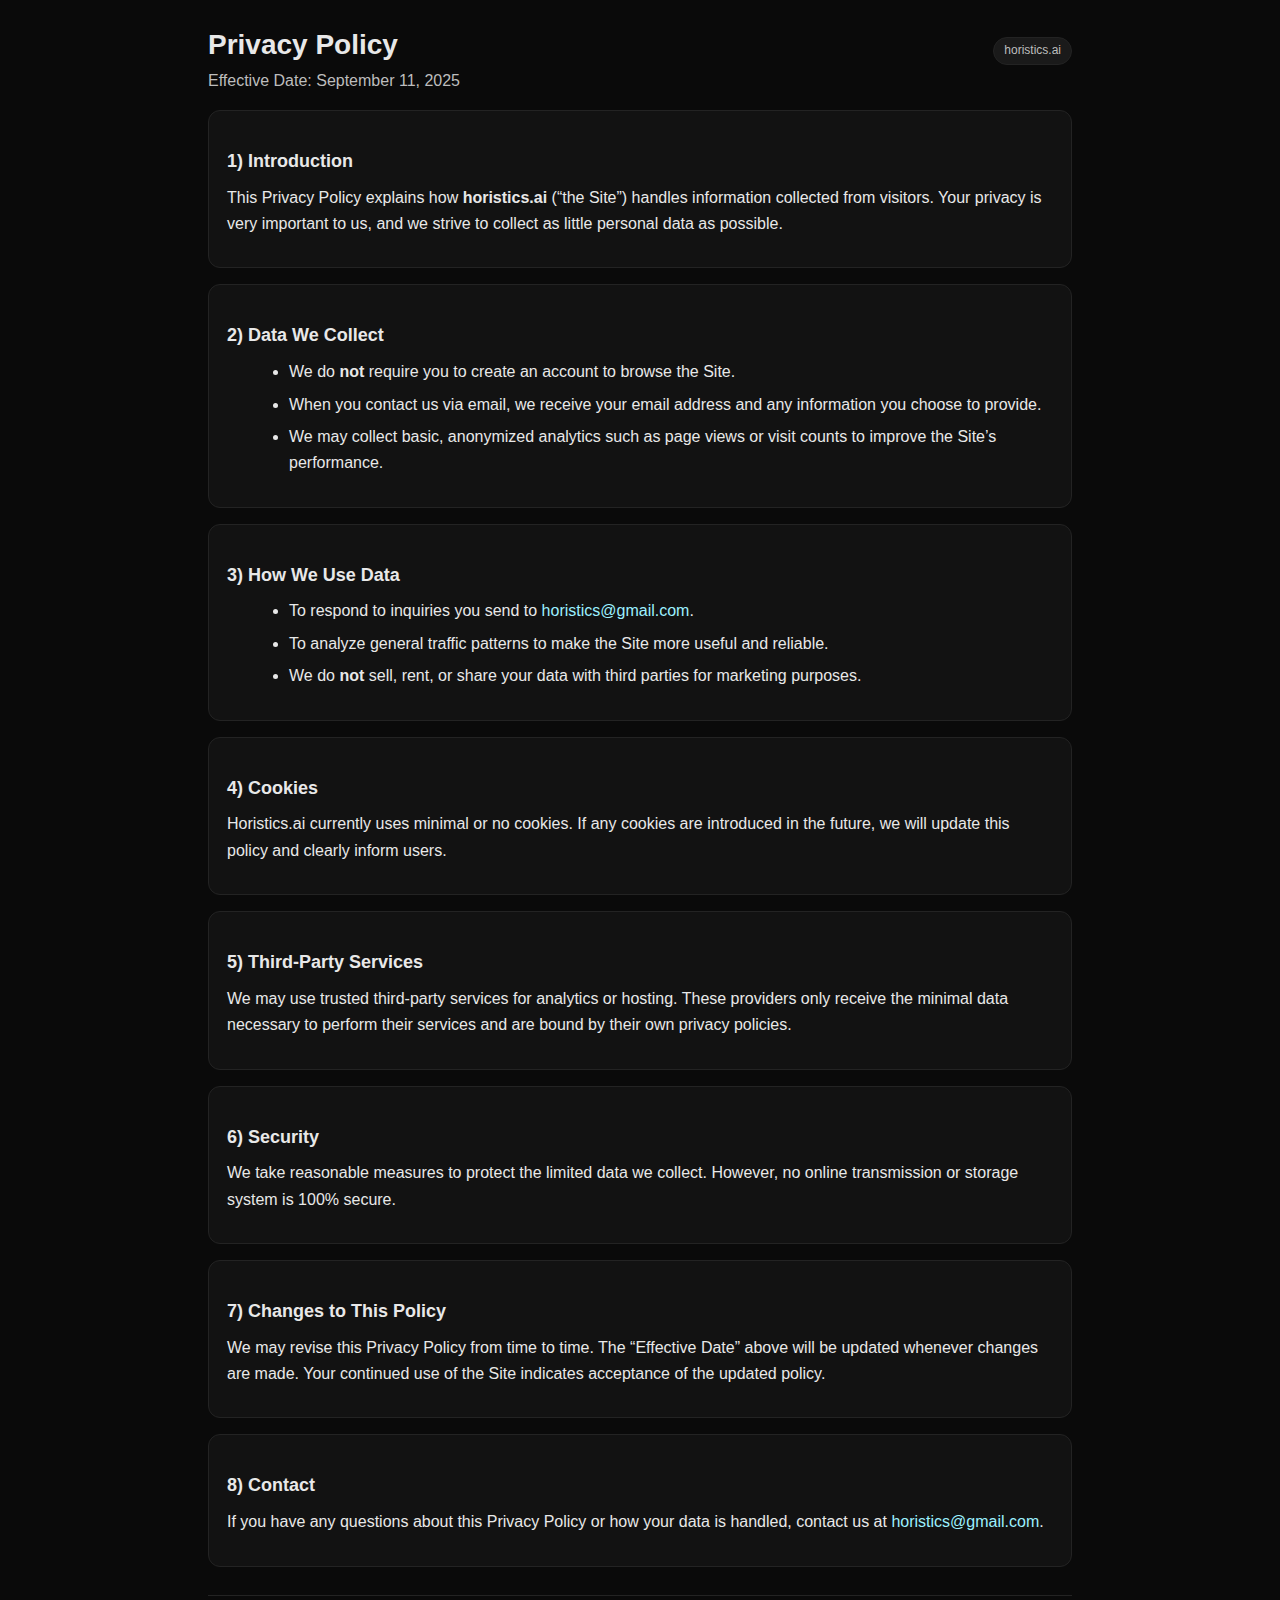
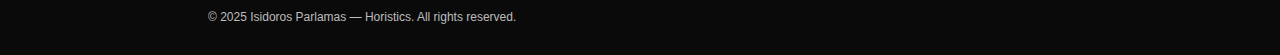
<file: privacy.html>
<!DOCTYPE html>
<html lang="en">
<head>
  <meta charset="utf-8">
  <meta name="viewport" content="width=device-width, initial-scale=1">
  <title>Privacy Policy — horistics.ai</title>
  <meta name="description" content="Privacy Policy for horistics.ai">
  <meta name="robots" content="index,follow">
  <style>
    :root{
      --bg:#0a0a0a; --card:#121212; --text:#e8e8e8; --muted:#bdbdbd; --accent:#ffdf6d; --line:#232323;
    }
    *{box-sizing:border-box}
    body{
      margin:0; font-family:-apple-system,BlinkMacSystemFont,"Segoe UI",Roboto,Ubuntu,Cantarell,"Helvetica Neue",Arial,sans-serif;
      line-height:1.65; color:var(--text); background:var(--bg);
    }
    .wrap{max-width:900px; margin:0 auto; padding:28px 18px;}
    h1{font-size:28px; line-height:1.2; margin:0 0 6px 0;}
    .muted{color:var(--muted);}
    .card{background:var(--card); border:1px solid var(--line); border-radius:12px; padding:18px 18px; margin:16px 0;}
    h2{font-size:18px; margin:18px 0 8px 0;}
    p{margin:0 0 12px 0;}
    ul{margin:0 0 12px 22px;}
    li{margin:6px 0;}
    a{color:#9cf0ff; text-decoration:none;}
    a:hover{text-decoration:underline;}
    footer{margin-top:28px; font-size:12px; color:var(--muted); border-top:1px solid var(--line); padding-top:12px;}
    .badge{display:inline-block; background:#1a1a1a; border:1px solid var(--line); border-radius:999px; padding:3px 10px; font-size:12px; color:var(--muted);}
  </style>
</head>
<body>
  <div class="wrap">
    <div style="display:flex; align-items:baseline; justify-content:space-between; gap:12px; flex-wrap:wrap;">
      <h1>Privacy Policy</h1>
      <span class="badge">horistics.ai</span>
    </div>
    <p class="muted">Effective Date: September 11, 2025</p>

    <div class="card">
      <h2>1) Introduction</h2>
      <p>This Privacy Policy explains how <strong>horistics.ai</strong> (“the Site”) handles information collected from visitors. Your privacy is very important to us, and we strive to collect as little personal data as possible.</p>
    </div>

    <div class="card">
      <h2>2) Data We Collect</h2>
      <ul>
        <li>We do <strong>not</strong> require you to create an account to browse the Site.</li>
        <li>When you contact us via email, we receive your email address and any information you choose to provide.</li>
        <li>We may collect basic, anonymized analytics such as page views or visit counts to improve the Site’s performance.</li>
      </ul>
    </div>

    <div class="card">
      <h2>3) How We Use Data</h2>
      <ul>
        <li>To respond to inquiries you send to <a href="mailto:socratics@horistics.ai">horistics@gmail.com</a>.</li>
        <li>To analyze general traffic patterns to make the Site more useful and reliable.</li>
        <li>We do <strong>not</strong> sell, rent, or share your data with third parties for marketing purposes.</li>
      </ul>
    </div>

    <div class="card">
      <h2>4) Cookies</h2>
      <p>Horistics.ai currently uses minimal or no cookies. If any cookies are introduced in the future, we will update this policy and clearly inform users.</p>
    </div>

    <div class="card">
      <h2>5) Third-Party Services</h2>
      <p>We may use trusted third-party services for analytics or hosting. These providers only receive the minimal data necessary to perform their services and are bound by their own privacy policies.</p>
    </div>

    <div class="card">
      <h2>6) Security</h2>
      <p>We take reasonable measures to protect the limited data we collect. However, no online transmission or storage system is 100% secure.</p>
    </div>

    <div class="card">
      <h2>7) Changes to This Policy</h2>
      <p>We may revise this Privacy Policy from time to time. The “Effective Date” above will be updated whenever changes are made. Your continued use of the Site indicates acceptance of the updated policy.</p>
    </div>

    <div class="card">
      <h2>8) Contact</h2>
      <p>If you have any questions about this Privacy Policy or how your data is handled, contact us at <a href="mailto:horistics@gmail.com">horistics@gmail.com</a>.</p>
    </div>

    <footer>
      © 2025 Isidoros Parlamas — Horistics. All rights reserved.
    </footer>
  </div>
</body>
</html>
</file>
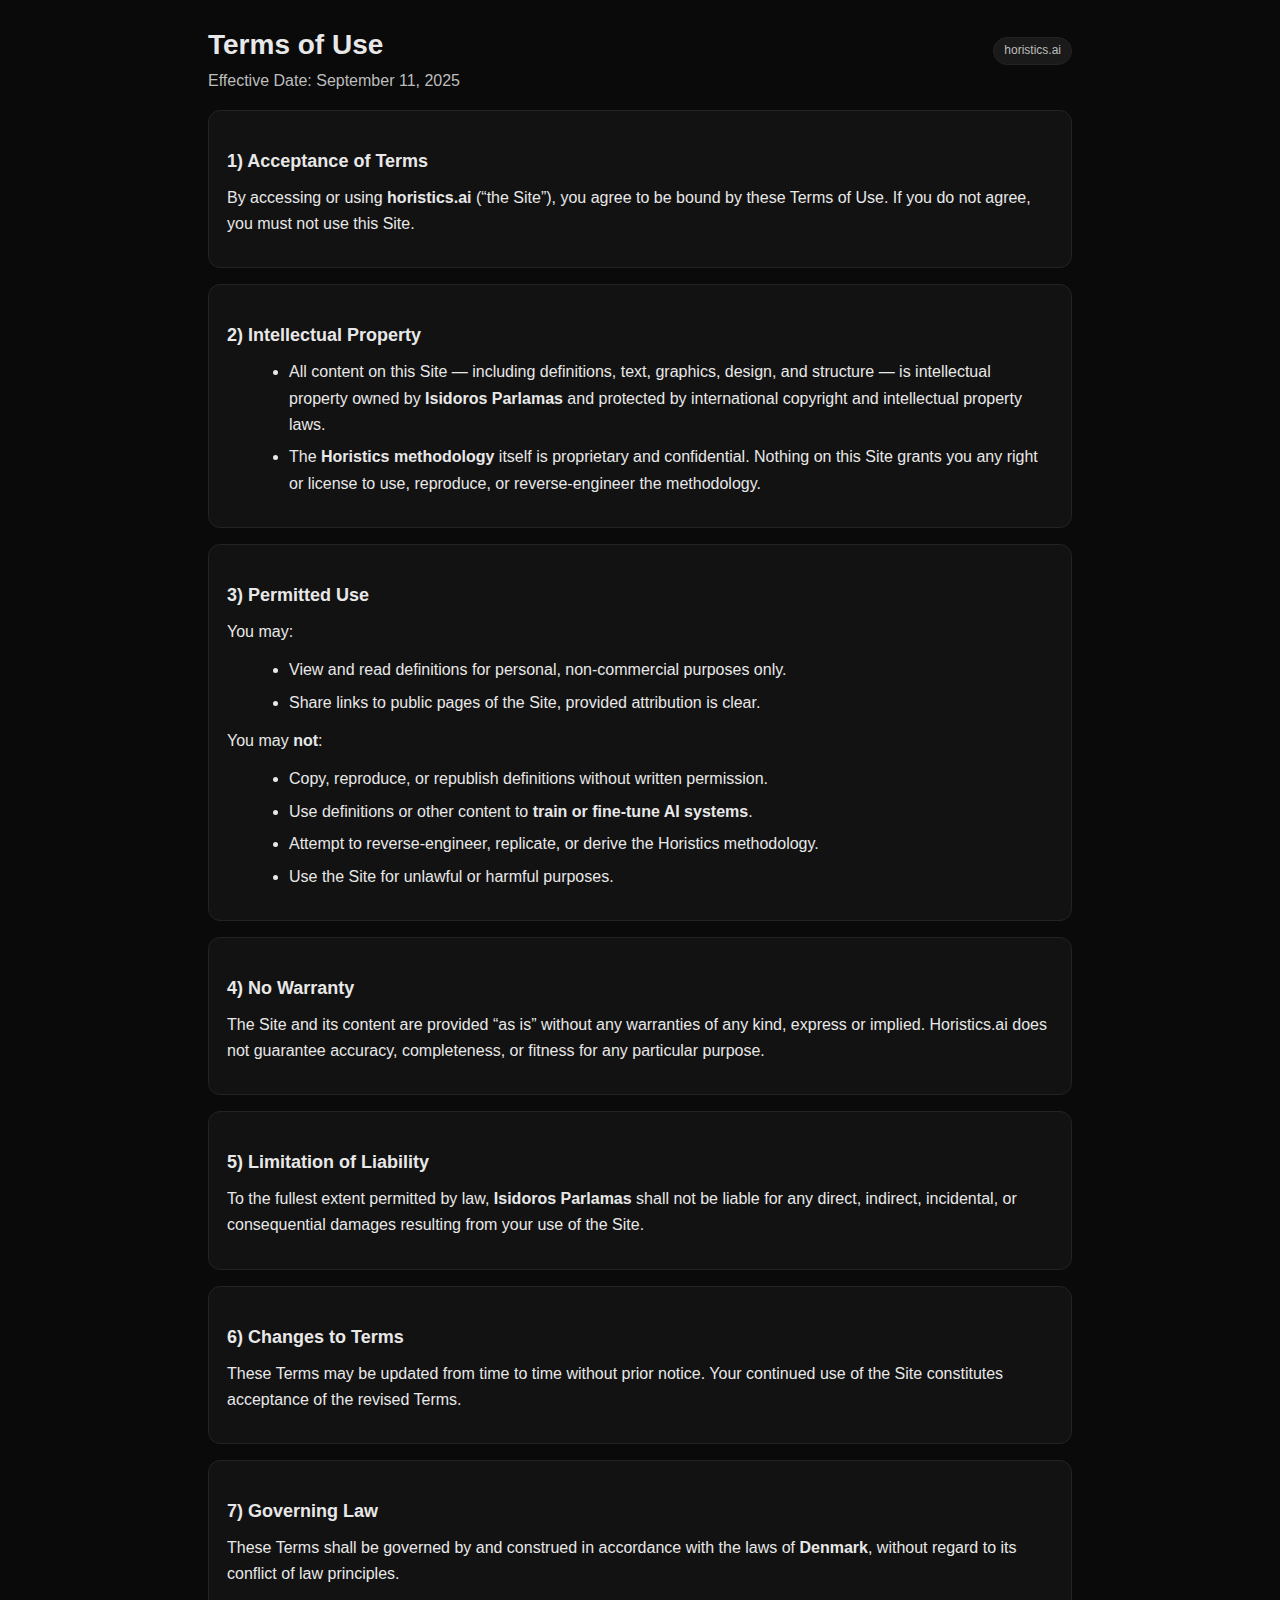
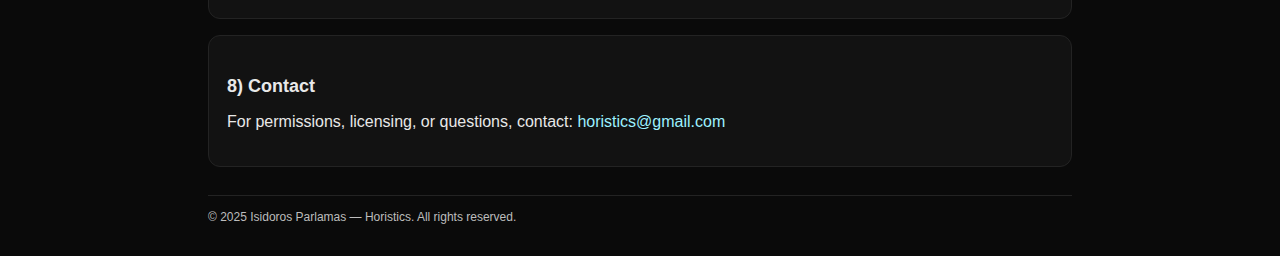
<file: terms.html>
<!DOCTYPE html>
<html lang="en">
<head>
  <meta charset="utf-8">
  <meta name="viewport" content="width=device-width, initial-scale=1">
  <title>Terms of Use — horistics.ai</title>
  <meta name="description" content="Terms of Use for horistics.ai">
  <meta name="robots" content="index,follow">
  <style>
    :root{
      --bg:#0a0a0a; --card:#121212; --text:#e8e8e8; --muted:#bdbdbd; --accent:#ffdf6d; --line:#232323;
    }
    *{box-sizing:border-box}
    body{
      margin:0; font-family: -apple-system,BlinkMacSystemFont,"Segoe UI",Roboto,Ubuntu,Cantarell,"Helvetica Neue",Arial,sans-serif;
      line-height:1.65; color:var(--text); background:var(--bg);
    }
    .wrap{max-width:900px; margin:0 auto; padding:28px 18px;}
    h1{font-size:28px; line-height:1.2; margin:0 0 6px 0;}
    .muted{color:var(--muted);}
    .card{background:var(--card); border:1px solid var(--line); border-radius:12px; padding:18px 18px; margin:16px 0;}
    h2{font-size:18px; margin:18px 0 8px 0;}
    p{margin:0 0 12px 0;}
    ul{margin:0 0 12px 22px;}
    li{margin:6px 0;}
    a{color:#9cf0ff; text-decoration:none;}
    a:hover{text-decoration:underline;}
    footer{margin-top:28px; font-size:12px; color:var(--muted); border-top:1px solid var(--line); padding-top:12px;}
    .badge{display:inline-block; background:#1a1a1a; border:1px solid var(--line); border-radius:999px; padding:3px 10px; font-size:12px; color:var(--muted);}
  </style>
</head>
<body>
  <div class="wrap">
    <div style="display:flex; align-items:baseline; justify-content:space-between; gap:12px; flex-wrap:wrap;">
      <h1>Terms of Use</h1>
      <span class="badge">horistics.ai</span>
    </div>
    <p class="muted">Effective Date: September 11, 2025</p>

    <div class="card">
      <h2>1) Acceptance of Terms</h2>
      <p>By accessing or using <strong>horistics.ai</strong> (“the Site”), you agree to be bound by these Terms of Use. If you do not agree, you must not use this Site.</p>
    </div>

    <div class="card">
      <h2>2) Intellectual Property</h2>
      <ul>
        <li>All content on this Site — including definitions, text, graphics, design, and structure — is intellectual property owned by <strong>Isidoros Parlamas</strong> and protected by international copyright and intellectual property laws.</li>
        <li>The <strong>Horistics methodology</strong> itself is proprietary and confidential. Nothing on this Site grants you any right or license to use, reproduce, or reverse‑engineer the methodology.</li>
      </ul>
    </div>

    <div class="card">
      <h2>3) Permitted Use</h2>
      <p>You may:</p>
      <ul>
        <li>View and read definitions for personal, non‑commercial purposes only.</li>
        <li>Share links to public pages of the Site, provided attribution is clear.</li>
      </ul>
      <p>You may <strong>not</strong>:</p>
      <ul>
        <li>Copy, reproduce, or republish definitions without written permission.</li>
        <li>Use definitions or other content to <strong>train or fine‑tune AI systems</strong>.</li>
        <li>Attempt to reverse‑engineer, replicate, or derive the Horistics methodology.</li>
        <li>Use the Site for unlawful or harmful purposes.</li>
      </ul>
    </div>

    <div class="card">
      <h2>4) No Warranty</h2>
      <p>The Site and its content are provided “as is” without any warranties of any kind, express or implied. Horistics.ai does not guarantee accuracy, completeness, or fitness for any particular purpose.</p>
    </div>

    <div class="card">
      <h2>5) Limitation of Liability</h2>
      <p>To the fullest extent permitted by law, <strong>Isidoros Parlamas</strong> shall not be liable for any direct, indirect, incidental, or consequential damages resulting from your use of the Site.</p>
    </div>

    <div class="card">
      <h2>6) Changes to Terms</h2>
      <p>These Terms may be updated from time to time without prior notice. Your continued use of the Site constitutes acceptance of the revised Terms.</p>
    </div>

    <div class="card">
      <h2>7) Governing Law</h2>
      <p>These Terms shall be governed by and construed in accordance with the laws of <strong>Denmark</strong>, without regard to its conflict of law principles.</p>
    </div>

    <div class="card">
      <h2>8) Contact</h2>
      <p>For permissions, licensing, or questions, contact: <a href="mailto:horistics@gmail.com">horistics@gmail.com</a></p>
    </div>

    <footer>
      © 2025 Isidoros Parlamas — Horistics. All rights reserved.
    </footer>
  </div>
</body>
</html>
</file>
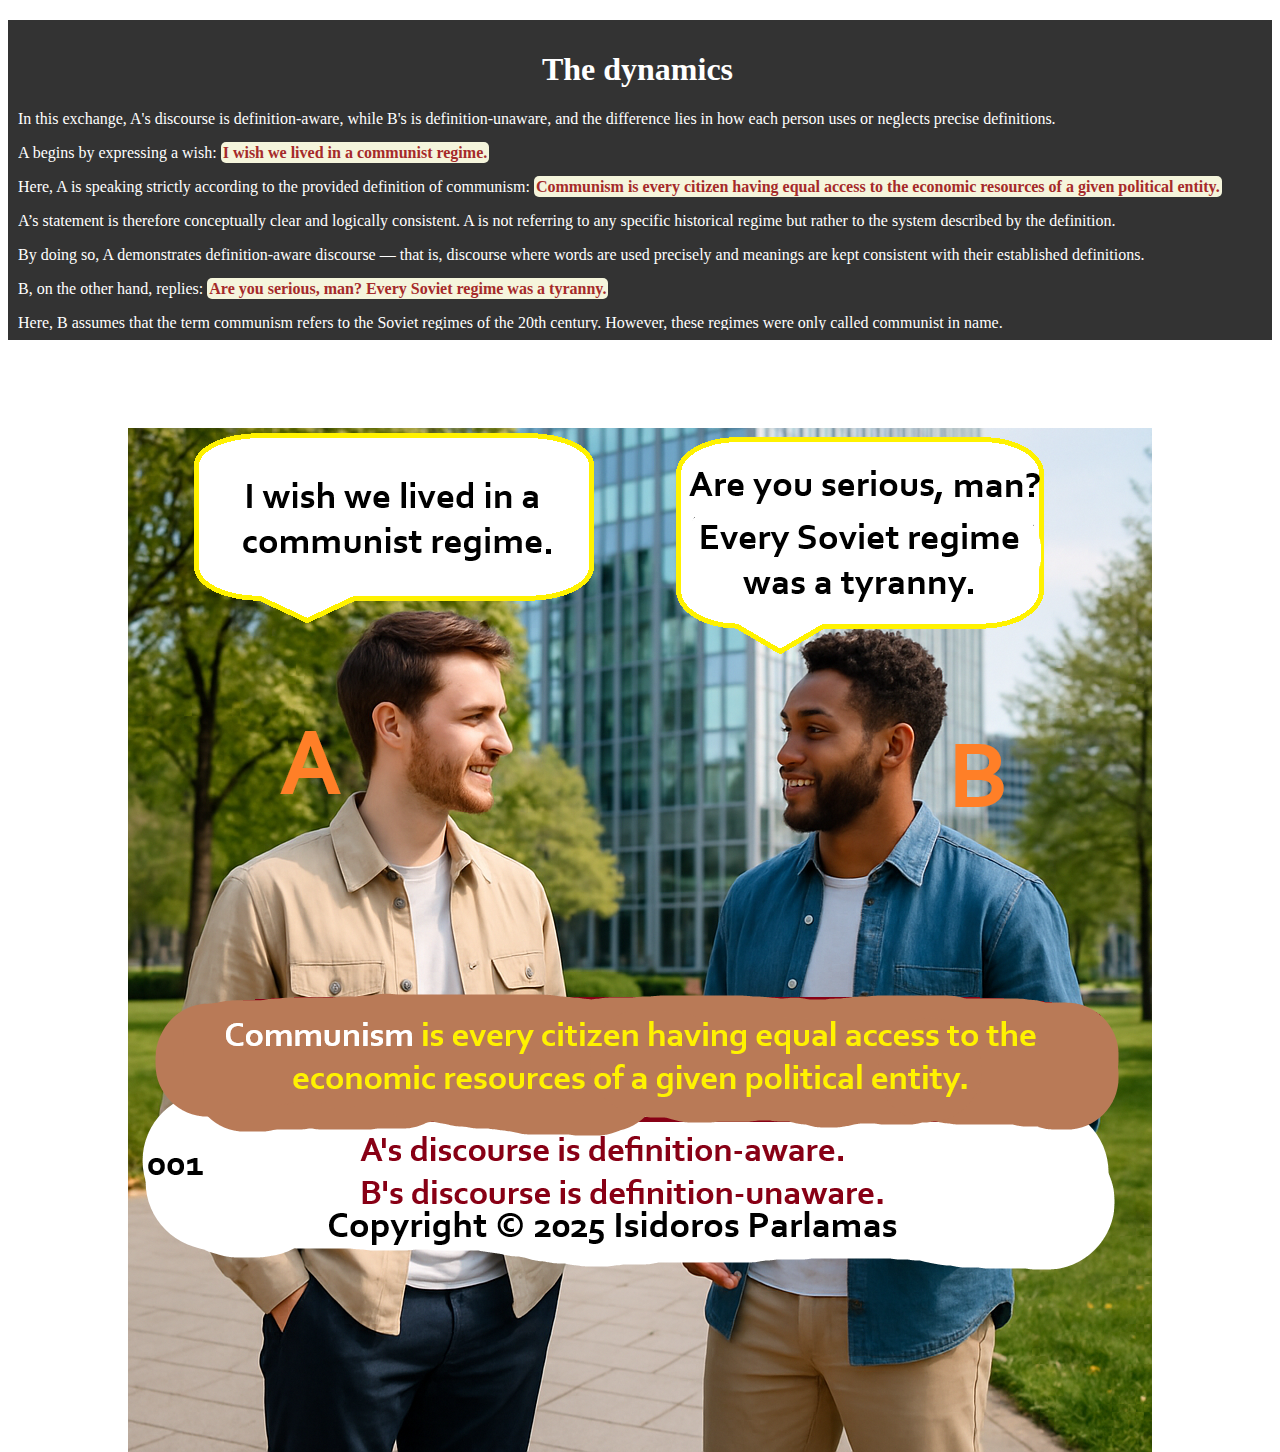
<file: illu/illu-001.html>
<!DOCTYPE html>
<html lang="en">
<head>
  <meta charset="UTF-8" />
  <title>Illu-001</title>
  <link rel="stylesheet" href="q.css">
  <style>
    .fixed-box {
  position: sticky;
  top: 20px; /* Distance from the top when sticking */
  background-color: #333;
  color: white;
  padding: 10px;
  text-align: justify;
  z-index: 1000;
  height: 300px; /* Fixed container height */
  overflow: hidden; /* Prevent outer scroll */
}

/* Inner scrollable area */
.scroll-content {
  height: 100%;       /* Fill the container */
  overflow-y: auto;   /* Enables internal scrolling */
  padding-right: 5px; /* Optional, for scrollbar space */
}

  </style>
</head>
<body>

<center>
  <div class="fixed-box">
    <div class="scroll-content">
    <center><h1>The dynamics</h1></center>
    In this exchange, A's discourse is definition-aware, while B's is definition-unaware, and the difference lies in how each person uses or neglects precise definitions.<p>

A begins by expressing a wish: <span class="wow">I wish we lived in a communist regime.</span><p>

Here, A is speaking strictly according to the provided definition of communism: <span class="wow">Communism is every citizen having equal access to the economic resources of a given political entity.</span><p>

A’s statement is therefore conceptually clear and logically consistent. A is not referring to any specific historical regime but rather to the system described by the definition.<p>

By doing so, A demonstrates definition-aware discourse &mdash; that is, discourse where words are used precisely and meanings are kept consistent with their established definitions.<p>

B, on the other hand, replies: <span class="wow">Are you serious, man? Every Soviet regime was a tyranny.</span><p>

Here, B assumes that the term communism refers to the Soviet regimes of the 20th century. However, these regimes were only called communist in name.<p>

In reality, they were <span class="ul">pseudo-communist</span>, since only a small elite &mdash; roughly 10% of the population &mdash; had any meaningful access to the economic resources of the country.<p>

The vast majority of citizens were excluded from such access, which directly violates the definition of communism.<p>

By equating communism with these pseudo-communist systems, B commits a category error, attacking something different from what A actually expressed.<p>

This makes B’s discourse definition-unaware, as it ignores the precise definition and instead relies on historical labels and stereotypes.<p>

In conclusion, A’s wish reflects a purely defined ideal of communism: a society of true economic equality.<p>

B’s criticism, while emotionally charged, misses the mark because it targets regimes that only falsely bore the label of communism.<p>

This misalignment shows why definition-aware discourse is crucial: without strict adherence to definitions, conversations devolve into confusion, where words are used loosely, and truth is lost.
  </div></div>
<img src="man-man-01.png" style="position:relative; top:100px; z-index:1;"><p>



</body>
</html>
</file>
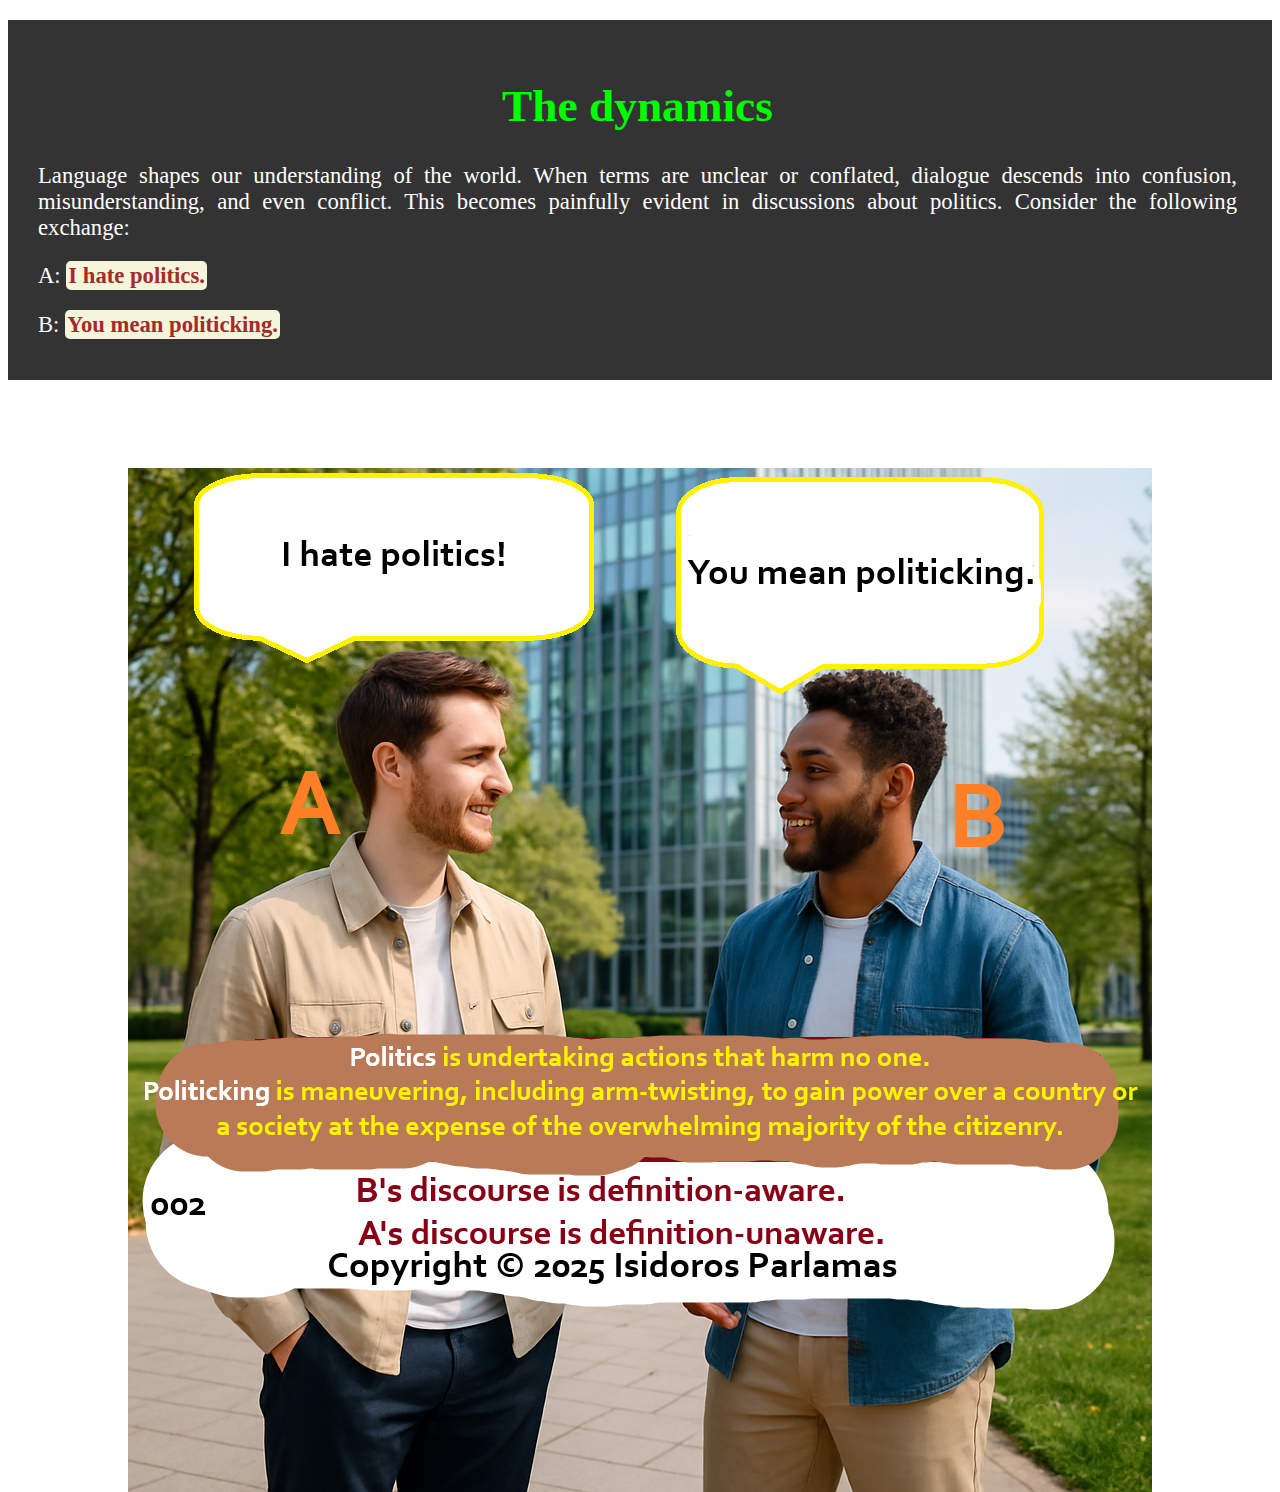
<file: illu/illu-002.html>
<!DOCTYPE html>
<html lang="en">
<head>
  <meta charset="UTF-8" />
  <title>illu-002</title>
  <link rel="stylesheet" href="q.css">
  <style>
    .fixed-box {
  position: sticky;
  top: 20px; /* Distance from the top when sticking */
  background-color: #333;
  color: white;
  padding: 30px;
  font-size:17pt;
  text-align: justify;
  z-index: 1000;
  height: 300px; /* Fixed container height */
  overflow: hidden; /* Prevent outer scroll */
}

/* Inner scrollable area */
.scroll-content {
  height: 100%;       /* Fill the container */
  overflow-y: auto;   /* Enables internal scrolling */
  padding-right: 5px; /* Optional, for scrollbar space */
}

  </style>
</head>
<body>

<center>
  <div class="fixed-box">
    <div class="scroll-content">
    <center><h1 style="color:lime;">The dynamics</h1></center>
  
Language shapes our understanding of the world. When terms are unclear or conflated, dialogue descends into confusion, misunderstanding, and even conflict. This becomes painfully evident in discussions about politics. Consider the following exchange:<p>

A: <span class="wow">I hate politics.</span><p>
B: <span class="wow">You mean politicking.</span><p>

At first glance, this may seem like a mere correction. In reality, it reflects two fundamentally different ways of engaging with the world: definition-unaware discourse versus definition-aware discourse.<p>

<center style="color:lime;">Two Definitions, Two Realities</center><p>

Before we analyze the dialogue, let us first lay out the definitions clearly:<p>

Politics is undertaking actions that harm no one. It is the noble effort of organizing society for the collective good, based on mutual respect and cooperation.<p>

Politicking is maneuvering and arm-twisting to gain power over a country or a society at the expense of the overwhelming majority of the citizenry. It is self-serving and corrosive, benefiting a few while harming many.<p>

These definitions draw a sharp distinction between serving society and exploiting it. Yet, in everyday discourse, the term politics is often used ambiguously to cover both meanings. This conflation creates fertile ground for misunderstanding.<p>

<center style="color:lime;">The Problem of Definition-Unaware Discourse</center><p>

In the dialogue, when A says, "I hate politics," the statement is definition-unaware. It treats politics as a single, undefined concept. Without a precise definition, listeners are left to project their own assumptions:<p>

Does A hate the corruption of politicians?<p>

Does A hate the very idea of collective decision-making?<p>

Or does A simply dislike conflict?<p>

This vagueness weakens discourse. It makes it difficult to respond meaningfully, because participants are not talking about the same thing. As a result, conversations drift into frustration or hostility, and nothing is resolved.<p>

In the real world, this lack of clarity allows destructive forces to flourish. When the public conflates politics (serving society) with politicking (exploiting society), they may grow cynical and withdraw from civic engagement entirely &mdash; leaving the field open for corrupt actors to seize more power.<p>

<center style="color:lime;">The Role of Definition-Aware Discourse</center><p>

B’s response &mdash; "You mean politicking" &mdash; is a classic example of definition-aware discourse. Instead of letting the ambiguity stand, B introduces a clear distinction:<p>

What A actually despises is politicking, the manipulative struggle for power.<p>

True politics, by definition, is harmless and beneficial to society.<p>

This shift reframes the conversation. It shows A that their frustration is not with the ideal of collective governance, but with its perversion. It also points the way toward a solution: if we can reduce politicking and promote authentic politics, society can improve rather than degrade.<p>

In other words, B’s act of clarification is not merely semantic. It changes the entire trajectory of the dialogue, turning despair into hope, and confusion into constructive action.<p>

<center style="color:lime;">Why Definitions Matter</center><p>

Definitions are not optional niceties; they are the foundation of thought. Without them, words become unstable, and discussions become battles of feeling rather than reason. This is why Horistics, the methodology of arriving at airtight definitions, is so crucial.<p>

When citizens lack clear definitions:<p>

Demagogues exploit ambiguous terms to manipulate public opinion.<p>

Groups talk past each other, thinking they disagree when they are merely misaligned on definitions.<p>

Cynicism grows, leading to apathy and disengagement.<p>

But when citizens share definition-aware discourse:<p>

Problems are identified precisely.<p>

Solutions can be crafted intelligently.<p>

Dialogue becomes a tool for building, rather than tearing down, society.<p>

<center style="color:lime;">The Broader Dynamics</center><p>

The dialogue between A and B represents a microcosm of our world. Many people today despise "politics," when what they truly despise is politicking. Their disgust, though justified, is misdirected because of definitional confusion.<p>

Definition-aware individuals, like B, can reorient the conversation:<p>

They clarify the terms.<p>

They distinguish the noble ideal (politics) from its corrupt counterfeit (politicking).<p>

They open space for meaningful reform rather than resignation.<p>

This dynamic illustrates how language can either entrap us or set us free. Words can be weapons of manipulation — or tools of liberation.<p>

<center style="color:lime;">Conclusion</center><p>

The brief exchange between A and B may seem trivial, but it reveals a profound truth: civilization depends on clear definitions. When we speak without them, we sow confusion and division. When we establish them, we create the possibility of progress.<p>

Politics, rightly defined, is the highest form of collective care. Politicking, by contrast, is its shadow — the destructive pursuit of power at the expense of the many.<p>

By embracing definition-aware discourse, we not only resolve individual misunderstandings but also lay the groundwork for a healthier society. In this sense, every conversation becomes a political act &mdash; not of politicking, but of true politics, undertaken with precision, clarity, and a commitment to harm no one.<p>
  </div></div>
<img src="man-man-02.png" style="position:relative; top:100px; z-index:1;"><p>



</body>
</html>
</file>
<file: styles.css>
/* ========== Minimal, dramatic, single-screen layout ========== */
:root {
  --bg: #0a0a0a;
  --fg: #f2f2f2;
  --muted: #bdbdbd;
  --accent: #7df9ff;
  --accent-2: #9bff8b;
  --maxw: 1100px;
  --radius: 14px;
  --shadow: 0 20px 60px rgba(0,0,0,0.45);
}

* { box-sizing: border-box; }
html, body { height: 100%; }
body {
  margin: 0;
  font-family: system-ui, -apple-system, Segoe UI, Roboto, Inter, Arial, sans-serif;
  color: var(--fg);
  background:
    radial-gradient(1000px 600px at 20% -10%, rgba(125,249,255,0.08), transparent 40%),
    radial-gradient(800px 500px at 110% 20%, rgba(155,255,139,0.07), transparent 40%),
    var(--bg);
  line-height: 1.4;
  -webkit-font-smoothing: antialiased;
  -moz-osx-font-smoothing: grayscale;
}

a { color: inherit; text-decoration: none; }

.wrap {
  min-height: 100%;
  display: grid; grid-template-rows: auto 1fr auto;
}

header {
  max-width: var(--maxw);
  margin: 0 auto;
  padding: 18px 22px;
  display: grid;
  grid-template-columns: 1fr auto;
  align-items: center;
  gap: 12px;
}

.brand {
  display: inline-flex;
  align-items: center;
  gap: 12px;
  font-weight: 700;
  letter-spacing: .3px;
  font-size: 1.05rem;
}

.brand-badge {
  width: 34px; height: 34px; border-radius: 8px;
  display: grid; place-items: center;
  background: linear-gradient(135deg, rgba(125,249,255,0.25), rgba(155,255,139,0.22));
  border: 1px solid rgba(255,255,255,0.12);
}

.brand-badge span { font-weight: 700; }

/* Nav (desktop default) */
.nav {
  opacity: .95;
  font-size: .95rem;
  display: flex; align-items: center; gap: 18px;
}
.nav a { opacity: .85; }
.nav a:hover { opacity: 1; }

/* Burger (hidden on desktop) */
.burger {
  appearance: none;
  background: transparent;
  border: 1px solid rgba(255,255,255,0.18);
  border-radius: 10px;
  width: 42px; height: 40px;
  display: none;
  align-items: center; justify-content: center;
  cursor: pointer;
}
.burger-box { width: 20px; height: 16px; position: relative; display: inline-block; }
.burger-inner,
.burger-inner::before,
.burger-inner::after {
  content: "";
  position: absolute; left: 0; right: 0;
  height: 2px; background: #fff; border-radius: 2px;
  transition: transform .25s ease, opacity .2s ease;
}
.burger-inner { top: 50%; transform: translateY(-50%); }
.burger-inner::before { top: -6px; }
.burger-inner::after  { top: 6px; }

/* Mobile layout */
@media (max-width: 900px) {
  header {
    grid-template-columns: 1fr auto;
  }
  .burger { display: inline-flex; }
  .nav {
    position: fixed; inset: 64px 14px auto 14px;
    display: grid; gap: 12px;
    padding: 14px;
    border: 1px solid rgba(255,255,255,0.12);
    border-radius: 12px;
    background: rgba(10,10,10,0.96);
    transform: translateY(-10px);
    opacity: 0; pointer-events: none;
    transition: opacity .2s ease, transform .2s ease;
    box-shadow: var(--shadow);
    z-index: 50;
  }
  .nav.open {
    opacity: 1; transform: translateY(0); pointer-events: auto;
  }
  /* burger -> X */
  .burger[aria-expanded="true"] .burger-inner { transform: translateY(-50%) rotate(45deg); }
  .burger[aria-expanded="true"] .burger-inner::before { transform: rotate(90deg) translateX(0); top: 0; }
  .burger[aria-expanded="true"] .burger-inner::after { opacity: 0; }

  /* lock scroll when nav open (optional, subtle) */
  body.nav-open { overflow: hidden; }
}

main {
  max-width: var(--maxw);
  margin: 0 auto;
  padding: 42px 22px 24px;
  display: grid;
  gap: 28px;
}

.hero {
  display: grid;
  gap: 22px;
  padding: clamp(20px, 4vw, 40px);
  border: 1px solid rgba(255,255,255,0.12);
  background: linear-gradient(180deg, rgba(255,255,255,0.04), rgba(255,255,255,0.02));
  border-radius: var(--radius);
  box-shadow: var(--shadow);
}

.kicker {
  color: var(--muted);
  text-transform: uppercase;
  letter-spacing: .14em;
  font-size: .82rem;
}

h1 {
  margin: 0;
  font-size: clamp(2rem, 4.2vw + 1rem, 4.2rem);
  line-height: 1.05;
  letter-spacing: -0.02em;
}

.lede {
  font-size: clamp(1.05rem, 1.2vw + .8rem, 1.35rem);
  color: #e9e9e9;
  max-width: 62ch;
}
.lede strong { color: #fff; }

.cta { display: flex; gap: 14px; flex-wrap: wrap; margin-top: 4px; }

.btn {
  padding: 12px 18px;
  border-radius: 12px;
  font-weight: 700;
  border: 1px solid rgba(255,255,255,0.14);
  background: rgba(255,255,255,0.04);
  backdrop-filter: blur(6px);
  cursor: pointer;
  transition: transform .05s ease, background .2s ease, border-color .2s ease;
}
.btn:hover { transform: translateY(-1px); border-color: rgba(255,255,255,0.28); }
.btn-primary {
  background: linear-gradient(135deg, rgba(125,249,255,0.18), rgba(155,255,139,0.18));
}

.grid { display: grid; grid-template-columns: 1fr; gap: 18px; }
@media (min-width: 900px) {
  .grid { grid-template-columns: 1.2fr .8fr; align-items: start; }
}

.card {
  border: 1px solid rgba(255,255,255,0.12);
  background: rgba(255,255,255,0.03);
  border-radius: var(--radius);
  padding: 18px 18px 20px;
}
.card h2 {
  margin: 6px 0 10px;
  font-size: clamp(1.2rem, 1.4vw + .7rem, 2rem);
  letter-spacing: -0.01em;
}

.list { display: grid; gap: 10px; margin: 0; padding: 0; list-style: none; }
.list li { color: #e8e8e8; }
.list li strong { color: #fff; }

.callout {
  border-left: 3px solid var(--accent);
  padding-left: 14px;
  color: #eaeaea;
}

footer {
  max-width: var(--maxw);
  margin: 0 auto;
  padding: 20px 22px 40px;
  color: var(--muted);
  font-size: .95rem;
  display: flex; justify-content: space-between; gap: 16px; flex-wrap: wrap;
}

.thin { opacity: .85; }
.accent { color: var(--accent); }
.accent-2 { color: var(--accent-2); }
.mono { font-family: ui-monospace, SFMono-Regular, Menlo, Monaco, Consolas, "Liberation Mono", "Courier New", monospace; }

/* External link cue */
.ext::after { content: ""; }
.badge {
  display: inline-block;
  padding: 4px 8px;
  border-radius: 999px;
  font-size: .78rem;
  border: 1px solid rgba(255,255,255,0.18);
  background: rgba(255,255,255,0.04);
  margin-top: 6px;
}
</file>
<file: q.css>
sub {color:red; font-weight:normal;}

.r {color:red; font-weight:bold;}
.b {color:blue; font-weight:bold;}
.br {color: brown; font-weight: bold;}
.ub {border-bottom: 2px solid blue; padding-bottom: 1px;}
.ul {border-bottom: 2px solid lime; padding-bottom: 1px;}
.ur {border-bottom: 2px solid red; padding-bottom: 1px;}
.wow {background-color:beige; color:brown; font-weight:bold; padding:2px; border-radius:5px;}
.regress {background-color:#27f59f; color:black; font-weight:bold; padding:2px; border-radius:5px;}
.black {background-color:#b0e0b6; color:black; font-weight:bold; padding:2px; border-radius:5px;}


.cd {
  margin: 1em 0;
  padding: 1em 1em;
  border-left: 4px solid #333;
  background-color: #f9f9f9;
  font-size: 12pt;
  line-height: 1.6;
  font-style: italic;
  position: relative;
  padding-bottom:0;
  padding-top:0;
}

/* Show the manually defined number from the data attribute */
.cd::before {
  content: "Definition " attr(data-def);
  display: block;
  margin-bottom: 0.5em;
  font-weight: bold;
  font-style: normal;
  color: #000;
}

/* Style the defined term in red */
.cd strong {
  font-weight: bold;
  font-style: normal;
  color: red;
}



.cdh {
  margin: 1em 0;
  padding: 1em 1em;
  border-left: 4px solid #333;
  background-color: #f9f9f9;
  font-size: 12pt;
  line-height: 1.6;
  font-style: italic;
  position: relative;
  padding-bottom:0;
  padding-top:0;
}

/* Show the manually defined number from the data attribute */
.cdh::before {
  content: "Ορισμός " attr(data-def);
  display: block;
  margin-bottom: 0.5em;
  font-weight: bold;
  font-style: normal;
  color: #000;
}

/* Style the defined term in red */
.cdh strong {
  font-weight: bold;
  font-style: normal;
  color: red;
}

/*examples*/

.ex {
  margin: 1em 0;
  padding: 1em 1em;
  border-left: 4px solid #0057a3; /* blue edge */
  background-color: #aedff7;      /* light blue background */
  font-size: 12pt;
  line-height: 1.6;
  font-style: italic;
  position: relative;
  padding-bottom:0;
  padding-top:0;
}

/* Label the example using data-def, now as "Example X" */
.ex::before {
  content: "Example " attr(data-def);
  display: block;
  margin-bottom: 0.5em;
  font-weight: bold;
  font-style: normal;
  color: #003d66; /* darker blue */
}

/* Style the highlighted term in dark blue */
.ex strong {
  font-weight: bold;
  font-style: normal;
  color: #0057a3;
}


.exh {
  margin: 1em 0;
  padding: 1em 1em;
  border-left: 4px solid #0057a3; /* blue edge */
  background-color: #aedff7;      /* light blue background */
  font-size: 12pt;
  line-height: 1.6;
  font-style: italic;
  position: relative;
  padding-bottom:0;
  padding-top:0;
}

/* Label the example using data-def, now as "Example X" */
.exh::before {
  content: "Παράδειγμα " attr(data-def);
  display: block;
  margin-bottom: 0.5em;
  font-weight: bold;
  font-style: normal;
  color: #0057a3; /* darker blue */
}

/* Style the highlighted term in dark blue */
.exh strong {
  font-weight: bold;
  font-style: normal;
  color: #0057a3;
}


/* beginning of didactic value English */
.dv {
  margin: 1em 0;
  padding: 1em 1em;
  border-left: 4px solid #4a7023; /* olive green */
  background-color: #fefdeb;      /* light warm background */
  font-size: 12pt;
  line-height: 1.6;
  font-style: italic;
  position: relative;
  padding-bottom:0;
  padding-top:0;
}

/* Numbered heading above the box using data attribute */
.dv::before {
  content: "Didactic Value " attr(data-dv);
  display: block;
  margin-bottom: 0.5em;
  font-weight: bold;
  font-style: normal;
  color: #4a7023; /* matching the border color */
}


.dvh {
  margin: 1em 0;
  padding: 1em 1em;
  border-left: 4px solid #4a7023; /* olive green */
  background-color: #fefdeb;      /* light warm background */
  font-size: 12pt;
  line-height: 1.6;
  font-style: italic;
  position: relative;
  padding-bottom:0;
  padding-top:0;
}

/* Numbered heading above the box using data attribute */
.dvh::before {
  content: "Διδακτική Αξία " attr(data-dv);
  display: block;
  margin-bottom: 0.5em;
  font-weight: bold;
  font-style: normal;
  color: #4a7023; /* matching the border color */
}

/*end of didactic value English*/




/* beginning of proof English */


.pr {
  margin: 1em 0;
  padding: 1em 1em;
  border-left: 4px solid brown;
  background-color: cyan;
  font-size: 12pt;
  line-height: 1.6;
  font-style: italic;
  position: relative;
  padding-bottom:0;
  padding-top:0;
}

/* Show the manually defined number from the data attribute */
.pr::before {
  content: "Proof " attr(data-def);
  display: block;
  margin-bottom: 0.5em;
  font-weight: bold;
  font-style: normal;
  color: brown;
}

/* Style the defined term in red */
.pf strong {
  font-weight: bold;
  font-style: normal;
  color: brown;
}



.prh {
  margin: 1em 0;
  padding: 1em 1em;
  border-left: 4px solid brown;
  background-color: cyan;
  font-size: 12pt;
  line-height: 1.6;
  font-style: italic;
  position: relative;
  padding-bottom:0;
  padding-top:0;
}

/* Show the manually defined number from the data attribute */
.prh::before {
  content: "Απόδειξη " attr(data-def);
  display: block;
  margin-bottom: 0.5em;
  font-weight: bold;
  font-style: normal;
  color: brown;
}

/* Style the defined term in red */
.pfh strong {
  font-weight: bold;
  font-style: normal;
  color: brown;
}


/*end of proof English*/





/*image and text wrapped around it*/

.wrapped-figure {
  float: left; right or left */
  width: 320px; /* adjust based on your image size */
  margin: 1em 1em 1em 1em;
  text-align: center;
}

.wrapped-figure img {
  max-width: 100%;
  height: auto;
  display: block;
  margin: 0 auto;
}

.wrapped-figure figcaption {
  font-size: 11pt;
  color: #555;
  margin-top: 0.4em;
}


.dashed-box {
  border: 2px dashed #333;  /* dashed border */
  padding: 15px;            /* space inside */
  margin: 20px 0;           /* space outside */
  border-radius: 8px;       /* rounded corners (optional) */
  background-color: #f9f9f9; /* subtle background (optional) */
}
</file>
<file: mlo/q.css>
sub {color:red; font-weight:normal;}

.r {color:red; font-weight:bold;}
.b {color:blue; font-weight:bold;}
.br {color: brown; font-weight: bold;}
.ub {border-bottom: 2px solid blue; padding-bottom: 1px;}
.ul {border-bottom: 2px solid lime; padding-bottom: 1px;}
.ur {border-bottom: 2px solid red; padding-bottom: 1px;}
.wow {background-color:beige; color:brown; font-weight:bold; padding:2px; border-radius:5px;}
.regress {background-color:#27f59f; color:black; font-weight:bold; padding:2px; border-radius:5px;}
.black {background-color:#b0e0b6; color:black; font-weight:bold; padding:2px; border-radius:5px;}


.cd {
  margin: 1em 0;
  padding: 1em 1em;
  border-left: 4px solid #333;
  background-color: #f9f9f9;
  font-size: 12pt;
  line-height: 1.6;
  font-style: italic;
  position: relative;
  padding-bottom:0;
  padding-top:0;
}

/* Show the manually defined number from the data attribute */
.cd::before {
  content: "Definition " attr(data-def);
  display: block;
  margin-bottom: 0.5em;
  font-weight: bold;
  font-style: normal;
  color: #000;
}

/* Style the defined term in red */
.cd strong {
  font-weight: bold;
  font-style: normal;
  color: red;
}



.cdh {
  margin: 1em 0;
  padding: 1em 1em;
  border-left: 4px solid #333;
  background-color: #f9f9f9;
  font-size: 12pt;
  line-height: 1.6;
  font-style: italic;
  position: relative;
  padding-bottom:0;
  padding-top:0;
}

/* Show the manually defined number from the data attribute */
.cdh::before {
  content: "Ορισμός " attr(data-def);
  display: block;
  margin-bottom: 0.5em;
  font-weight: bold;
  font-style: normal;
  color: #000;
}

/* Style the defined term in red */
.cdh strong {
  font-weight: bold;
  font-style: normal;
  color: red;
}

/*examples*/

.ex {
  margin: 1em 0;
  padding: 1em 1em;
  border-left: 4px solid #0057a3; /* blue edge */
  background-color: #aedff7;      /* light blue background */
  font-size: 12pt;
  line-height: 1.6;
  font-style: italic;
  position: relative;
  padding-bottom:0;
  padding-top:0;
}

/* Label the example using data-def, now as "Example X" */
.ex::before {
  content: "Example " attr(data-def);
  display: block;
  margin-bottom: 0.5em;
  font-weight: bold;
  font-style: normal;
  color: #003d66; /* darker blue */
}

/* Style the highlighted term in dark blue */
.ex strong {
  font-weight: bold;
  font-style: normal;
  color: #0057a3;
}


.exh {
  margin: 1em 0;
  padding: 1em 1em;
  border-left: 4px solid #0057a3; /* blue edge */
  background-color: #aedff7;      /* light blue background */
  font-size: 12pt;
  line-height: 1.6;
  font-style: italic;
  position: relative;
  padding-bottom:0;
  padding-top:0;
}

/* Label the example using data-def, now as "Example X" */
.exh::before {
  content: "Παράδειγμα " attr(data-def);
  display: block;
  margin-bottom: 0.5em;
  font-weight: bold;
  font-style: normal;
  color: #0057a3; /* darker blue */
}

/* Style the highlighted term in dark blue */
.exh strong {
  font-weight: bold;
  font-style: normal;
  color: #0057a3;
}


/* beginning of didactic value English */
.dv {
  margin: 1em 0;
  padding: 1em 1em;
  border-left: 4px solid #4a7023; /* olive green */
  background-color: #fefdeb;      /* light warm background */
  font-size: 12pt;
  line-height: 1.6;
  font-style: italic;
  position: relative;
  padding-bottom:0;
  padding-top:0;
}

/* Numbered heading above the box using data attribute */
.dv::before {
  content: "Didactic Value " attr(data-dv);
  display: block;
  margin-bottom: 0.5em;
  font-weight: bold;
  font-style: normal;
  color: #4a7023; /* matching the border color */
}


.dvh {
  margin: 1em 0;
  padding: 1em 1em;
  border-left: 4px solid #4a7023; /* olive green */
  background-color: #fefdeb;      /* light warm background */
  font-size: 12pt;
  line-height: 1.6;
  font-style: italic;
  position: relative;
  padding-bottom:0;
  padding-top:0;
}

/* Numbered heading above the box using data attribute */
.dvh::before {
  content: "Διδακτική Αξία " attr(data-dv);
  display: block;
  margin-bottom: 0.5em;
  font-weight: bold;
  font-style: normal;
  color: #4a7023; /* matching the border color */
}

/*end of didactic value English*/




/* beginning of proof English */


.pr {
  margin: 1em 0;
  padding: 1em 1em;
  border-left: 4px solid brown;
  background-color: cyan;
  font-size: 12pt;
  line-height: 1.6;
  font-style: italic;
  position: relative;
  padding-bottom:0;
  padding-top:0;
}

/* Show the manually defined number from the data attribute */
.pr::before {
  content: "Proof " attr(data-def);
  display: block;
  margin-bottom: 0.5em;
  font-weight: bold;
  font-style: normal;
  color: brown;
}

/* Style the defined term in red */
.pf strong {
  font-weight: bold;
  font-style: normal;
  color: brown;
}



.prh {
  margin: 1em 0;
  padding: 1em 1em;
  border-left: 4px solid brown;
  background-color: cyan;
  font-size: 12pt;
  line-height: 1.6;
  font-style: italic;
  position: relative;
  padding-bottom:0;
  padding-top:0;
}

/* Show the manually defined number from the data attribute */
.prh::before {
  content: "Απόδειξη " attr(data-def);
  display: block;
  margin-bottom: 0.5em;
  font-weight: bold;
  font-style: normal;
  color: brown;
}

/* Style the defined term in red */
.pfh strong {
  font-weight: bold;
  font-style: normal;
  color: brown;
}


/*end of proof English*/





/*image and text wrapped around it*/

.wrapped-figure {
  float: left; right or left */
  width: 320px; /* adjust based on your image size */
  margin: 1em 1em 1em 1em;
  text-align: center;
}

.wrapped-figure img {
  max-width: 100%;
  height: auto;
  display: block;
  margin: 0 auto;
}

.wrapped-figure figcaption {
  font-size: 11pt;
  color: #555;
  margin-top: 0.4em;
}


.dashed-box {
  border: 2px dashed #333;  /* dashed border */
  padding: 15px;            /* space inside */
  margin: 20px 0;           /* space outside */
  border-radius: 8px;       /* rounded corners (optional) */
  background-color: #f9f9f9; /* subtle background (optional) */
}
</file>
<file: illu/illu-001/q.css>
sub {color:red; font-weight:normal;}

.r {color:red; font-weight:bold;}
.b {color:blue; font-weight:bold;}
.br {color: brown; font-weight: bold;}
.ub {border-bottom: 2px solid blue; padding-bottom: 1px;}
.ul {border-bottom: 2px solid lime; padding-bottom: 1px;}
.ur {border-bottom: 2px solid red; padding-bottom: 1px;}
.wow {background-color:beige; color:brown; font-weight:bold; padding:2px; border-radius:5px;}
.regress {background-color:#27f59f; color:black; font-weight:bold; padding:2px; border-radius:5px;}
.black {background-color:#b0e0b6; color:black; font-weight:bold; padding:2px; border-radius:5px;}


.cd {
  margin: 1em 0;
  padding: 1em 1em;
  border-left: 4px solid #333;
  background-color: #f9f9f9;
  font-size: 12pt;
  line-height: 1.6;
  font-style: italic;
  position: relative;
  padding-bottom:0;
  padding-top:0;
}

/* Show the manually defined number from the data attribute */
.cd::before {
  content: "Definition " attr(data-def);
  display: block;
  margin-bottom: 0.5em;
  font-weight: bold;
  font-style: normal;
  color: #000;
}

/* Style the defined term in red */
.cd strong {
  font-weight: bold;
  font-style: normal;
  color: red;
}



.cdh {
  margin: 1em 0;
  padding: 1em 1em;
  border-left: 4px solid #333;
  background-color: #f9f9f9;
  font-size: 12pt;
  line-height: 1.6;
  font-style: italic;
  position: relative;
  padding-bottom:0;
  padding-top:0;
}

/* Show the manually defined number from the data attribute */
.cdh::before {
  content: "Ορισμός " attr(data-def);
  display: block;
  margin-bottom: 0.5em;
  font-weight: bold;
  font-style: normal;
  color: #000;
}

/* Style the defined term in red */
.cdh strong {
  font-weight: bold;
  font-style: normal;
  color: red;
}

/*examples*/

.ex {
  margin: 1em 0;
  padding: 1em 1em;
  border-left: 4px solid #0057a3; /* blue edge */
  background-color: #aedff7;      /* light blue background */
  font-size: 12pt;
  line-height: 1.6;
  font-style: italic;
  position: relative;
  padding-bottom:0;
  padding-top:0;
}

/* Label the example using data-def, now as "Example X" */
.ex::before {
  content: "Example " attr(data-def);
  display: block;
  margin-bottom: 0.5em;
  font-weight: bold;
  font-style: normal;
  color: #003d66; /* darker blue */
}

/* Style the highlighted term in dark blue */
.ex strong {
  font-weight: bold;
  font-style: normal;
  color: #0057a3;
}


.exh {
  margin: 1em 0;
  padding: 1em 1em;
  border-left: 4px solid #0057a3; /* blue edge */
  background-color: #aedff7;      /* light blue background */
  font-size: 12pt;
  line-height: 1.6;
  font-style: italic;
  position: relative;
  padding-bottom:0;
  padding-top:0;
}

/* Label the example using data-def, now as "Example X" */
.exh::before {
  content: "Παράδειγμα " attr(data-def);
  display: block;
  margin-bottom: 0.5em;
  font-weight: bold;
  font-style: normal;
  color: #0057a3; /* darker blue */
}

/* Style the highlighted term in dark blue */
.exh strong {
  font-weight: bold;
  font-style: normal;
  color: #0057a3;
}


/* beginning of didactic value English */
.dv {
  margin: 1em 0;
  padding: 1em 1em;
  border-left: 4px solid #4a7023; /* olive green */
  background-color: #fefdeb;      /* light warm background */
  font-size: 12pt;
  line-height: 1.6;
  font-style: italic;
  position: relative;
  padding-bottom:0;
  padding-top:0;
}

/* Numbered heading above the box using data attribute */
.dv::before {
  content: "Didactic Value " attr(data-dv);
  display: block;
  margin-bottom: 0.5em;
  font-weight: bold;
  font-style: normal;
  color: #4a7023; /* matching the border color */
}


.dvh {
  margin: 1em 0;
  padding: 1em 1em;
  border-left: 4px solid #4a7023; /* olive green */
  background-color: #fefdeb;      /* light warm background */
  font-size: 12pt;
  line-height: 1.6;
  font-style: italic;
  position: relative;
  padding-bottom:0;
  padding-top:0;
}

/* Numbered heading above the box using data attribute */
.dvh::before {
  content: "Διδακτική Αξία " attr(data-dv);
  display: block;
  margin-bottom: 0.5em;
  font-weight: bold;
  font-style: normal;
  color: #4a7023; /* matching the border color */
}

/*end of didactic value English*/




/* beginning of proof English */


.pr {
  margin: 1em 0;
  padding: 1em 1em;
  border-left: 4px solid brown;
  background-color: cyan;
  font-size: 12pt;
  line-height: 1.6;
  font-style: italic;
  position: relative;
  padding-bottom:0;
  padding-top:0;
}

/* Show the manually defined number from the data attribute */
.pr::before {
  content: "Proof " attr(data-def);
  display: block;
  margin-bottom: 0.5em;
  font-weight: bold;
  font-style: normal;
  color: brown;
}

/* Style the defined term in red */
.pf strong {
  font-weight: bold;
  font-style: normal;
  color: brown;
}



.prh {
  margin: 1em 0;
  padding: 1em 1em;
  border-left: 4px solid brown;
  background-color: cyan;
  font-size: 12pt;
  line-height: 1.6;
  font-style: italic;
  position: relative;
  padding-bottom:0;
  padding-top:0;
}

/* Show the manually defined number from the data attribute */
.prh::before {
  content: "Απόδειξη " attr(data-def);
  display: block;
  margin-bottom: 0.5em;
  font-weight: bold;
  font-style: normal;
  color: brown;
}

/* Style the defined term in red */
.pfh strong {
  font-weight: bold;
  font-style: normal;
  color: brown;
}


/*end of proof English*/





/*image and text wrapped around it*/

.wrapped-figure {
  float: left; right or left */
  width: 320px; /* adjust based on your image size */
  margin: 1em 1em 1em 1em;
  text-align: center;
}

.wrapped-figure img {
  max-width: 100%;
  height: auto;
  display: block;
  margin: 0 auto;
}

.wrapped-figure figcaption {
  font-size: 11pt;
  color: #555;
  margin-top: 0.4em;
}


.dashed-box {
  border: 2px dashed #333;  /* dashed border */
  padding: 15px;            /* space inside */
  margin: 20px 0;           /* space outside */
  border-radius: 8px;       /* rounded corners (optional) */
  background-color: #f9f9f9; /* subtle background (optional) */
}
</file>
<file: illu/illu-002/q.css>
sub {color:red; font-weight:normal;}

.r {color:red; font-weight:bold;}
.b {color:blue; font-weight:bold;}
.br {color: brown; font-weight: bold;}
.ub {border-bottom: 2px solid blue; padding-bottom: 1px;}
.ul {border-bottom: 2px solid lime; padding-bottom: 1px;}
.ur {border-bottom: 2px solid red; padding-bottom: 1px;}
.wow {background-color:beige; color:brown; font-weight:bold; padding:2px; border-radius:5px;}
.regress {background-color:#27f59f; color:black; font-weight:bold; padding:2px; border-radius:5px;}
.black {background-color:#b0e0b6; color:black; font-weight:bold; padding:2px; border-radius:5px;}


.cd {
  margin: 1em 0;
  padding: 1em 1em;
  border-left: 4px solid #333;
  background-color: #f9f9f9;
  font-size: 12pt;
  line-height: 1.6;
  font-style: italic;
  position: relative;
  padding-bottom:0;
  padding-top:0;
}

/* Show the manually defined number from the data attribute */
.cd::before {
  content: "Definition " attr(data-def);
  display: block;
  margin-bottom: 0.5em;
  font-weight: bold;
  font-style: normal;
  color: #000;
}

/* Style the defined term in red */
.cd strong {
  font-weight: bold;
  font-style: normal;
  color: red;
}



.cdh {
  margin: 1em 0;
  padding: 1em 1em;
  border-left: 4px solid #333;
  background-color: #f9f9f9;
  font-size: 12pt;
  line-height: 1.6;
  font-style: italic;
  position: relative;
  padding-bottom:0;
  padding-top:0;
}

/* Show the manually defined number from the data attribute */
.cdh::before {
  content: "Ορισμός " attr(data-def);
  display: block;
  margin-bottom: 0.5em;
  font-weight: bold;
  font-style: normal;
  color: #000;
}

/* Style the defined term in red */
.cdh strong {
  font-weight: bold;
  font-style: normal;
  color: red;
}

/*examples*/

.ex {
  margin: 1em 0;
  padding: 1em 1em;
  border-left: 4px solid #0057a3; /* blue edge */
  background-color: #aedff7;      /* light blue background */
  font-size: 12pt;
  line-height: 1.6;
  font-style: italic;
  position: relative;
  padding-bottom:0;
  padding-top:0;
}

/* Label the example using data-def, now as "Example X" */
.ex::before {
  content: "Example " attr(data-def);
  display: block;
  margin-bottom: 0.5em;
  font-weight: bold;
  font-style: normal;
  color: #003d66; /* darker blue */
}

/* Style the highlighted term in dark blue */
.ex strong {
  font-weight: bold;
  font-style: normal;
  color: #0057a3;
}


.exh {
  margin: 1em 0;
  padding: 1em 1em;
  border-left: 4px solid #0057a3; /* blue edge */
  background-color: #aedff7;      /* light blue background */
  font-size: 12pt;
  line-height: 1.6;
  font-style: italic;
  position: relative;
  padding-bottom:0;
  padding-top:0;
}

/* Label the example using data-def, now as "Example X" */
.exh::before {
  content: "Παράδειγμα " attr(data-def);
  display: block;
  margin-bottom: 0.5em;
  font-weight: bold;
  font-style: normal;
  color: #0057a3; /* darker blue */
}

/* Style the highlighted term in dark blue */
.exh strong {
  font-weight: bold;
  font-style: normal;
  color: #0057a3;
}


/* beginning of didactic value English */
.dv {
  margin: 1em 0;
  padding: 1em 1em;
  border-left: 4px solid #4a7023; /* olive green */
  background-color: #fefdeb;      /* light warm background */
  font-size: 12pt;
  line-height: 1.6;
  font-style: italic;
  position: relative;
  padding-bottom:0;
  padding-top:0;
}

/* Numbered heading above the box using data attribute */
.dv::before {
  content: "Didactic Value " attr(data-dv);
  display: block;
  margin-bottom: 0.5em;
  font-weight: bold;
  font-style: normal;
  color: #4a7023; /* matching the border color */
}


.dvh {
  margin: 1em 0;
  padding: 1em 1em;
  border-left: 4px solid #4a7023; /* olive green */
  background-color: #fefdeb;      /* light warm background */
  font-size: 12pt;
  line-height: 1.6;
  font-style: italic;
  position: relative;
  padding-bottom:0;
  padding-top:0;
}

/* Numbered heading above the box using data attribute */
.dvh::before {
  content: "Διδακτική Αξία " attr(data-dv);
  display: block;
  margin-bottom: 0.5em;
  font-weight: bold;
  font-style: normal;
  color: #4a7023; /* matching the border color */
}

/*end of didactic value English*/




/* beginning of proof English */


.pr {
  margin: 1em 0;
  padding: 1em 1em;
  border-left: 4px solid brown;
  background-color: cyan;
  font-size: 12pt;
  line-height: 1.6;
  font-style: italic;
  position: relative;
  padding-bottom:0;
  padding-top:0;
}

/* Show the manually defined number from the data attribute */
.pr::before {
  content: "Proof " attr(data-def);
  display: block;
  margin-bottom: 0.5em;
  font-weight: bold;
  font-style: normal;
  color: brown;
}

/* Style the defined term in red */
.pf strong {
  font-weight: bold;
  font-style: normal;
  color: brown;
}



.prh {
  margin: 1em 0;
  padding: 1em 1em;
  border-left: 4px solid brown;
  background-color: cyan;
  font-size: 12pt;
  line-height: 1.6;
  font-style: italic;
  position: relative;
  padding-bottom:0;
  padding-top:0;
}

/* Show the manually defined number from the data attribute */
.prh::before {
  content: "Απόδειξη " attr(data-def);
  display: block;
  margin-bottom: 0.5em;
  font-weight: bold;
  font-style: normal;
  color: brown;
}

/* Style the defined term in red */
.pfh strong {
  font-weight: bold;
  font-style: normal;
  color: brown;
}


/*end of proof English*/





/*image and text wrapped around it*/

.wrapped-figure {
  float: left; right or left */
  width: 320px; /* adjust based on your image size */
  margin: 1em 1em 1em 1em;
  text-align: center;
}

.wrapped-figure img {
  max-width: 100%;
  height: auto;
  display: block;
  margin: 0 auto;
}

.wrapped-figure figcaption {
  font-size: 11pt;
  color: #555;
  margin-top: 0.4em;
}


.dashed-box {
  border: 2px dashed #333;  /* dashed border */
  padding: 15px;            /* space inside */
  margin: 20px 0;           /* space outside */
  border-radius: 8px;       /* rounded corners (optional) */
  background-color: #f9f9f9; /* subtle background (optional) */
}
</file>
<file: illu/illu-003/q.css>
sub {color:red; font-weight:normal;}

.r {color:red; font-weight:bold;}
.b {color:blue; font-weight:bold;}
.br {color: brown; font-weight: bold;}
.ub {border-bottom: 2px solid blue; padding-bottom: 1px;}
.ul {border-bottom: 2px solid lime; padding-bottom: 1px;}
.ur {border-bottom: 2px solid red; padding-bottom: 1px;}
.wow {background-color:beige; color:brown; font-weight:bold; padding:2px; border-radius:5px;}
.regress {background-color:#27f59f; color:black; font-weight:bold; padding:2px; border-radius:5px;}
.black {background-color:#b0e0b6; color:black; font-weight:bold; padding:2px; border-radius:5px;}


.cd {
  margin: 1em 0;
  padding: 1em 1em;
  border-left: 4px solid #333;
  background-color: #f9f9f9;
  font-size: 12pt;
  line-height: 1.6;
  font-style: italic;
  position: relative;
  padding-bottom:0;
  padding-top:0;
}

/* Show the manually defined number from the data attribute */
.cd::before {
  content: "Definition " attr(data-def);
  display: block;
  margin-bottom: 0.5em;
  font-weight: bold;
  font-style: normal;
  color: #000;
}

/* Style the defined term in red */
.cd strong {
  font-weight: bold;
  font-style: normal;
  color: red;
}



.cdh {
  margin: 1em 0;
  padding: 1em 1em;
  border-left: 4px solid #333;
  background-color: #f9f9f9;
  font-size: 12pt;
  line-height: 1.6;
  font-style: italic;
  position: relative;
  padding-bottom:0;
  padding-top:0;
}

/* Show the manually defined number from the data attribute */
.cdh::before {
  content: "Ορισμός " attr(data-def);
  display: block;
  margin-bottom: 0.5em;
  font-weight: bold;
  font-style: normal;
  color: #000;
}

/* Style the defined term in red */
.cdh strong {
  font-weight: bold;
  font-style: normal;
  color: red;
}

/*examples*/

.ex {
  margin: 1em 0;
  padding: 1em 1em;
  border-left: 4px solid #0057a3; /* blue edge */
  background-color: #aedff7;      /* light blue background */
  font-size: 12pt;
  line-height: 1.6;
  font-style: italic;
  position: relative;
  padding-bottom:0;
  padding-top:0;
}

/* Label the example using data-def, now as "Example X" */
.ex::before {
  content: "Example " attr(data-def);
  display: block;
  margin-bottom: 0.5em;
  font-weight: bold;
  font-style: normal;
  color: #003d66; /* darker blue */
}

/* Style the highlighted term in dark blue */
.ex strong {
  font-weight: bold;
  font-style: normal;
  color: #0057a3;
}


.exh {
  margin: 1em 0;
  padding: 1em 1em;
  border-left: 4px solid #0057a3; /* blue edge */
  background-color: #aedff7;      /* light blue background */
  font-size: 12pt;
  line-height: 1.6;
  font-style: italic;
  position: relative;
  padding-bottom:0;
  padding-top:0;
}

/* Label the example using data-def, now as "Example X" */
.exh::before {
  content: "Παράδειγμα " attr(data-def);
  display: block;
  margin-bottom: 0.5em;
  font-weight: bold;
  font-style: normal;
  color: #0057a3; /* darker blue */
}

/* Style the highlighted term in dark blue */
.exh strong {
  font-weight: bold;
  font-style: normal;
  color: #0057a3;
}


/* beginning of didactic value English */
.dv {
  margin: 1em 0;
  padding: 1em 1em;
  border-left: 4px solid #4a7023; /* olive green */
  background-color: #fefdeb;      /* light warm background */
  font-size: 12pt;
  line-height: 1.6;
  font-style: italic;
  position: relative;
  padding-bottom:0;
  padding-top:0;
}

/* Numbered heading above the box using data attribute */
.dv::before {
  content: "Didactic Value " attr(data-dv);
  display: block;
  margin-bottom: 0.5em;
  font-weight: bold;
  font-style: normal;
  color: #4a7023; /* matching the border color */
}


.dvh {
  margin: 1em 0;
  padding: 1em 1em;
  border-left: 4px solid #4a7023; /* olive green */
  background-color: #fefdeb;      /* light warm background */
  font-size: 12pt;
  line-height: 1.6;
  font-style: italic;
  position: relative;
  padding-bottom:0;
  padding-top:0;
}

/* Numbered heading above the box using data attribute */
.dvh::before {
  content: "Διδακτική Αξία " attr(data-dv);
  display: block;
  margin-bottom: 0.5em;
  font-weight: bold;
  font-style: normal;
  color: #4a7023; /* matching the border color */
}

/*end of didactic value English*/




/* beginning of proof English */


.pr {
  margin: 1em 0;
  padding: 1em 1em;
  border-left: 4px solid brown;
  background-color: cyan;
  font-size: 12pt;
  line-height: 1.6;
  font-style: italic;
  position: relative;
  padding-bottom:0;
  padding-top:0;
}

/* Show the manually defined number from the data attribute */
.pr::before {
  content: "Proof " attr(data-def);
  display: block;
  margin-bottom: 0.5em;
  font-weight: bold;
  font-style: normal;
  color: brown;
}

/* Style the defined term in red */
.pf strong {
  font-weight: bold;
  font-style: normal;
  color: brown;
}



.prh {
  margin: 1em 0;
  padding: 1em 1em;
  border-left: 4px solid brown;
  background-color: cyan;
  font-size: 12pt;
  line-height: 1.6;
  font-style: italic;
  position: relative;
  padding-bottom:0;
  padding-top:0;
}

/* Show the manually defined number from the data attribute */
.prh::before {
  content: "Απόδειξη " attr(data-def);
  display: block;
  margin-bottom: 0.5em;
  font-weight: bold;
  font-style: normal;
  color: brown;
}

/* Style the defined term in red */
.pfh strong {
  font-weight: bold;
  font-style: normal;
  color: brown;
}


/*end of proof English*/





/*image and text wrapped around it*/

.wrapped-figure {
  float: left; right or left */
  width: 320px; /* adjust based on your image size */
  margin: 1em 1em 1em 1em;
  text-align: center;
}

.wrapped-figure img {
  max-width: 100%;
  height: auto;
  display: block;
  margin: 0 auto;
}

.wrapped-figure figcaption {
  font-size: 11pt;
  color: #555;
  margin-top: 0.4em;
}


.dashed-box {
  border: 2px dashed #333;  /* dashed border */
  padding: 15px;            /* space inside */
  margin: 20px 0;           /* space outside */
  border-radius: 8px;       /* rounded corners (optional) */
  background-color: #f9f9f9; /* subtle background (optional) */
}
</file>
<file: illu/illu-004/q.css>
sub {color:red; font-weight:normal;}

.r {color:red; font-weight:bold;}
.b {color:blue; font-weight:bold;}
.br {color: brown; font-weight: bold;}
.ub {border-bottom: 2px solid blue; padding-bottom: 1px;}
.ul {border-bottom: 2px solid lime; padding-bottom: 1px;}
.ur {border-bottom: 2px solid red; padding-bottom: 1px;}
.wow {background-color:beige; color:brown; font-weight:bold; padding:2px; border-radius:5px;}
.regress {background-color:#27f59f; color:black; font-weight:bold; padding:2px; border-radius:5px;}
.black {background-color:#b0e0b6; color:black; font-weight:bold; padding:2px; border-radius:5px;}


.cd {
  margin: 1em 0;
  padding: 1em 1em;
  border-left: 4px solid #333;
  background-color: #f9f9f9;
  font-size: 12pt;
  line-height: 1.6;
  font-style: italic;
  position: relative;
  padding-bottom:0;
  padding-top:0;
}

/* Show the manually defined number from the data attribute */
.cd::before {
  content: "Definition " attr(data-def);
  display: block;
  margin-bottom: 0.5em;
  font-weight: bold;
  font-style: normal;
  color: #000;
}

/* Style the defined term in red */
.cd strong {
  font-weight: bold;
  font-style: normal;
  color: red;
}



.cdh {
  margin: 1em 0;
  padding: 1em 1em;
  border-left: 4px solid #333;
  background-color: #f9f9f9;
  font-size: 12pt;
  line-height: 1.6;
  font-style: italic;
  position: relative;
  padding-bottom:0;
  padding-top:0;
}

/* Show the manually defined number from the data attribute */
.cdh::before {
  content: "Ορισμός " attr(data-def);
  display: block;
  margin-bottom: 0.5em;
  font-weight: bold;
  font-style: normal;
  color: #000;
}

/* Style the defined term in red */
.cdh strong {
  font-weight: bold;
  font-style: normal;
  color: red;
}

/*examples*/

.ex {
  margin: 1em 0;
  padding: 1em 1em;
  border-left: 4px solid #0057a3; /* blue edge */
  background-color: #aedff7;      /* light blue background */
  font-size: 12pt;
  line-height: 1.6;
  font-style: italic;
  position: relative;
  padding-bottom:0;
  padding-top:0;
}

/* Label the example using data-def, now as "Example X" */
.ex::before {
  content: "Example " attr(data-def);
  display: block;
  margin-bottom: 0.5em;
  font-weight: bold;
  font-style: normal;
  color: #003d66; /* darker blue */
}

/* Style the highlighted term in dark blue */
.ex strong {
  font-weight: bold;
  font-style: normal;
  color: #0057a3;
}


.exh {
  margin: 1em 0;
  padding: 1em 1em;
  border-left: 4px solid #0057a3; /* blue edge */
  background-color: #aedff7;      /* light blue background */
  font-size: 12pt;
  line-height: 1.6;
  font-style: italic;
  position: relative;
  padding-bottom:0;
  padding-top:0;
}

/* Label the example using data-def, now as "Example X" */
.exh::before {
  content: "Παράδειγμα " attr(data-def);
  display: block;
  margin-bottom: 0.5em;
  font-weight: bold;
  font-style: normal;
  color: #0057a3; /* darker blue */
}

/* Style the highlighted term in dark blue */
.exh strong {
  font-weight: bold;
  font-style: normal;
  color: #0057a3;
}


/* beginning of didactic value English */
.dv {
  margin: 1em 0;
  padding: 1em 1em;
  border-left: 4px solid #4a7023; /* olive green */
  background-color: #fefdeb;      /* light warm background */
  font-size: 12pt;
  line-height: 1.6;
  font-style: italic;
  position: relative;
  padding-bottom:0;
  padding-top:0;
}

/* Numbered heading above the box using data attribute */
.dv::before {
  content: "Didactic Value " attr(data-dv);
  display: block;
  margin-bottom: 0.5em;
  font-weight: bold;
  font-style: normal;
  color: #4a7023; /* matching the border color */
}


.dvh {
  margin: 1em 0;
  padding: 1em 1em;
  border-left: 4px solid #4a7023; /* olive green */
  background-color: #fefdeb;      /* light warm background */
  font-size: 12pt;
  line-height: 1.6;
  font-style: italic;
  position: relative;
  padding-bottom:0;
  padding-top:0;
}

/* Numbered heading above the box using data attribute */
.dvh::before {
  content: "Διδακτική Αξία " attr(data-dv);
  display: block;
  margin-bottom: 0.5em;
  font-weight: bold;
  font-style: normal;
  color: #4a7023; /* matching the border color */
}

/*end of didactic value English*/




/* beginning of proof English */


.pr {
  margin: 1em 0;
  padding: 1em 1em;
  border-left: 4px solid brown;
  background-color: cyan;
  font-size: 12pt;
  line-height: 1.6;
  font-style: italic;
  position: relative;
  padding-bottom:0;
  padding-top:0;
}

/* Show the manually defined number from the data attribute */
.pr::before {
  content: "Proof " attr(data-def);
  display: block;
  margin-bottom: 0.5em;
  font-weight: bold;
  font-style: normal;
  color: brown;
}

/* Style the defined term in red */
.pf strong {
  font-weight: bold;
  font-style: normal;
  color: brown;
}



.prh {
  margin: 1em 0;
  padding: 1em 1em;
  border-left: 4px solid brown;
  background-color: cyan;
  font-size: 12pt;
  line-height: 1.6;
  font-style: italic;
  position: relative;
  padding-bottom:0;
  padding-top:0;
}

/* Show the manually defined number from the data attribute */
.prh::before {
  content: "Απόδειξη " attr(data-def);
  display: block;
  margin-bottom: 0.5em;
  font-weight: bold;
  font-style: normal;
  color: brown;
}

/* Style the defined term in red */
.pfh strong {
  font-weight: bold;
  font-style: normal;
  color: brown;
}


/*end of proof English*/





/*image and text wrapped around it*/

.wrapped-figure {
  float: left; right or left */
  width: 320px; /* adjust based on your image size */
  margin: 1em 1em 1em 1em;
  text-align: center;
}

.wrapped-figure img {
  max-width: 100%;
  height: auto;
  display: block;
  margin: 0 auto;
}

.wrapped-figure figcaption {
  font-size: 11pt;
  color: #555;
  margin-top: 0.4em;
}


.dashed-box {
  border: 2px dashed #333;  /* dashed border */
  padding: 15px;            /* space inside */
  margin: 20px 0;           /* space outside */
  border-radius: 8px;       /* rounded corners (optional) */
  background-color: #f9f9f9; /* subtle background (optional) */
}
</file>
<file: illu/q.css>
sub {color:red; font-weight:normal;}

.r {color:red; font-weight:bold;}
.b {color:blue; font-weight:bold;}
.br {color: brown; font-weight: bold;}
.ub {border-bottom: 2px solid blue; padding-bottom: 1px;}
.ul {border-bottom: 2px solid lime; padding-bottom: 1px;}
.ur {border-bottom: 2px solid red; padding-bottom: 1px;}
.wow {background-color:beige; color:brown; font-weight:bold; padding:2px; border-radius:5px;}
.regress {background-color:#27f59f; color:black; font-weight:bold; padding:2px; border-radius:5px;}
.black {background-color:#b0e0b6; color:black; font-weight:bold; padding:2px; border-radius:5px;}


.cd {
  margin: 1em 0;
  padding: 1em 1em;
  border-left: 4px solid #333;
  background-color: #f9f9f9;
  font-size: 12pt;
  line-height: 1.6;
  font-style: italic;
  position: relative;
  padding-bottom:0;
  padding-top:0;
}

/* Show the manually defined number from the data attribute */
.cd::before {
  content: "Definition " attr(data-def);
  display: block;
  margin-bottom: 0.5em;
  font-weight: bold;
  font-style: normal;
  color: #000;
}

/* Style the defined term in red */
.cd strong {
  font-weight: bold;
  font-style: normal;
  color: red;
}



.cdh {
  margin: 1em 0;
  padding: 1em 1em;
  border-left: 4px solid #333;
  background-color: #f9f9f9;
  font-size: 12pt;
  line-height: 1.6;
  font-style: italic;
  position: relative;
  padding-bottom:0;
  padding-top:0;
}

/* Show the manually defined number from the data attribute */
.cdh::before {
  content: "Ορισμός " attr(data-def);
  display: block;
  margin-bottom: 0.5em;
  font-weight: bold;
  font-style: normal;
  color: #000;
}

/* Style the defined term in red */
.cdh strong {
  font-weight: bold;
  font-style: normal;
  color: red;
}

/*examples*/

.ex {
  margin: 1em 0;
  padding: 1em 1em;
  border-left: 4px solid #0057a3; /* blue edge */
  background-color: #aedff7;      /* light blue background */
  font-size: 12pt;
  line-height: 1.6;
  font-style: italic;
  position: relative;
  padding-bottom:0;
  padding-top:0;
}

/* Label the example using data-def, now as "Example X" */
.ex::before {
  content: "Example " attr(data-def);
  display: block;
  margin-bottom: 0.5em;
  font-weight: bold;
  font-style: normal;
  color: #003d66; /* darker blue */
}

/* Style the highlighted term in dark blue */
.ex strong {
  font-weight: bold;
  font-style: normal;
  color: #0057a3;
}


.exh {
  margin: 1em 0;
  padding: 1em 1em;
  border-left: 4px solid #0057a3; /* blue edge */
  background-color: #aedff7;      /* light blue background */
  font-size: 12pt;
  line-height: 1.6;
  font-style: italic;
  position: relative;
  padding-bottom:0;
  padding-top:0;
}

/* Label the example using data-def, now as "Example X" */
.exh::before {
  content: "Παράδειγμα " attr(data-def);
  display: block;
  margin-bottom: 0.5em;
  font-weight: bold;
  font-style: normal;
  color: #0057a3; /* darker blue */
}

/* Style the highlighted term in dark blue */
.exh strong {
  font-weight: bold;
  font-style: normal;
  color: #0057a3;
}


/* beginning of didactic value English */
.dv {
  margin: 1em 0;
  padding: 1em 1em;
  border-left: 4px solid #4a7023; /* olive green */
  background-color: #fefdeb;      /* light warm background */
  font-size: 12pt;
  line-height: 1.6;
  font-style: italic;
  position: relative;
  padding-bottom:0;
  padding-top:0;
}

/* Numbered heading above the box using data attribute */
.dv::before {
  content: "Didactic Value " attr(data-dv);
  display: block;
  margin-bottom: 0.5em;
  font-weight: bold;
  font-style: normal;
  color: #4a7023; /* matching the border color */
}


.dvh {
  margin: 1em 0;
  padding: 1em 1em;
  border-left: 4px solid #4a7023; /* olive green */
  background-color: #fefdeb;      /* light warm background */
  font-size: 12pt;
  line-height: 1.6;
  font-style: italic;
  position: relative;
  padding-bottom:0;
  padding-top:0;
}

/* Numbered heading above the box using data attribute */
.dvh::before {
  content: "Διδακτική Αξία " attr(data-dv);
  display: block;
  margin-bottom: 0.5em;
  font-weight: bold;
  font-style: normal;
  color: #4a7023; /* matching the border color */
}

/*end of didactic value English*/




/* beginning of proof English */


.pr {
  margin: 1em 0;
  padding: 1em 1em;
  border-left: 4px solid brown;
  background-color: cyan;
  font-size: 12pt;
  line-height: 1.6;
  font-style: italic;
  position: relative;
  padding-bottom:0;
  padding-top:0;
}

/* Show the manually defined number from the data attribute */
.pr::before {
  content: "Proof " attr(data-def);
  display: block;
  margin-bottom: 0.5em;
  font-weight: bold;
  font-style: normal;
  color: brown;
}

/* Style the defined term in red */
.pf strong {
  font-weight: bold;
  font-style: normal;
  color: brown;
}



.prh {
  margin: 1em 0;
  padding: 1em 1em;
  border-left: 4px solid brown;
  background-color: cyan;
  font-size: 12pt;
  line-height: 1.6;
  font-style: italic;
  position: relative;
  padding-bottom:0;
  padding-top:0;
}

/* Show the manually defined number from the data attribute */
.prh::before {
  content: "Απόδειξη " attr(data-def);
  display: block;
  margin-bottom: 0.5em;
  font-weight: bold;
  font-style: normal;
  color: brown;
}

/* Style the defined term in red */
.pfh strong {
  font-weight: bold;
  font-style: normal;
  color: brown;
}


/*end of proof English*/





/*image and text wrapped around it*/

.wrapped-figure {
  float: left; right or left */
  width: 320px; /* adjust based on your image size */
  margin: 1em 1em 1em 1em;
  text-align: center;
}

.wrapped-figure img {
  max-width: 100%;
  height: auto;
  display: block;
  margin: 0 auto;
}

.wrapped-figure figcaption {
  font-size: 11pt;
  color: #555;
  margin-top: 0.4em;
}


.dashed-box {
  border: 2px dashed #333;  /* dashed border */
  padding: 15px;            /* space inside */
  margin: 20px 0;           /* space outside */
  border-radius: 8px;       /* rounded corners (optional) */
  background-color: #f9f9f9; /* subtle background (optional) */
}
</file>
